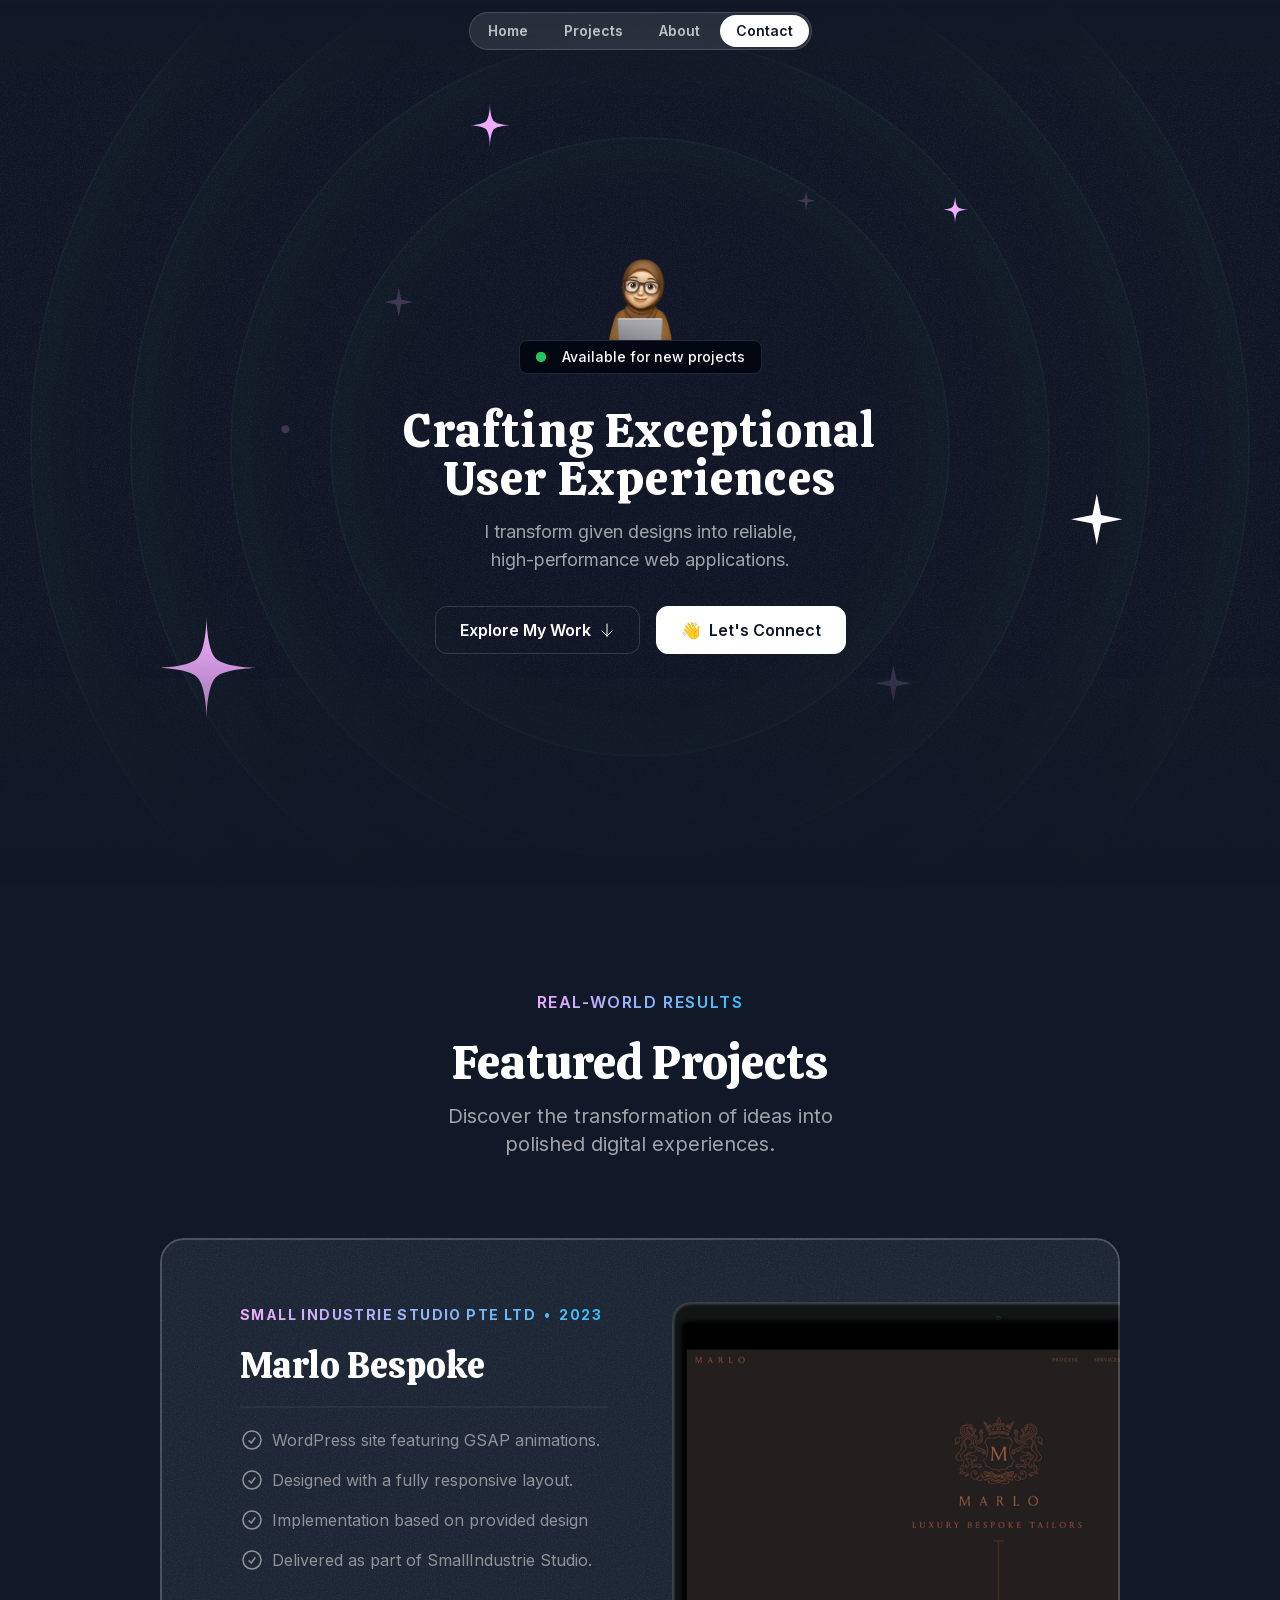
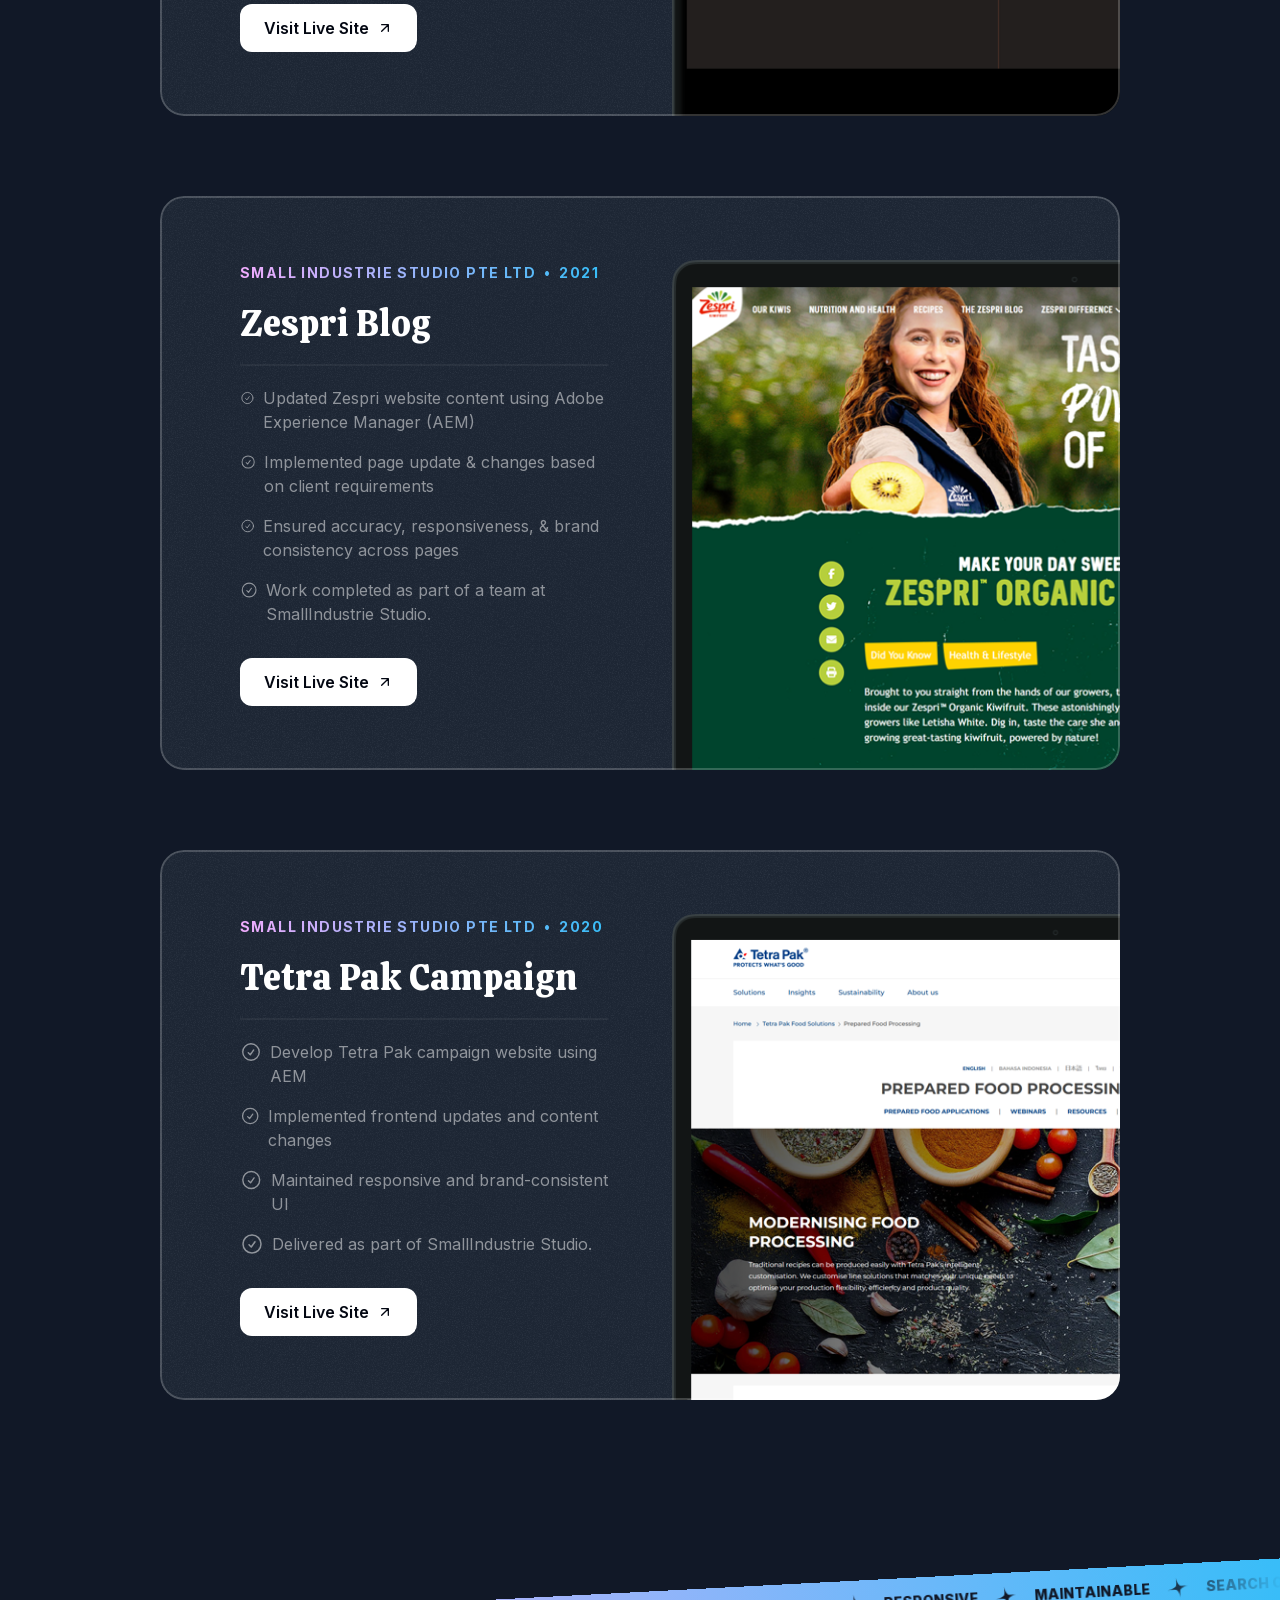
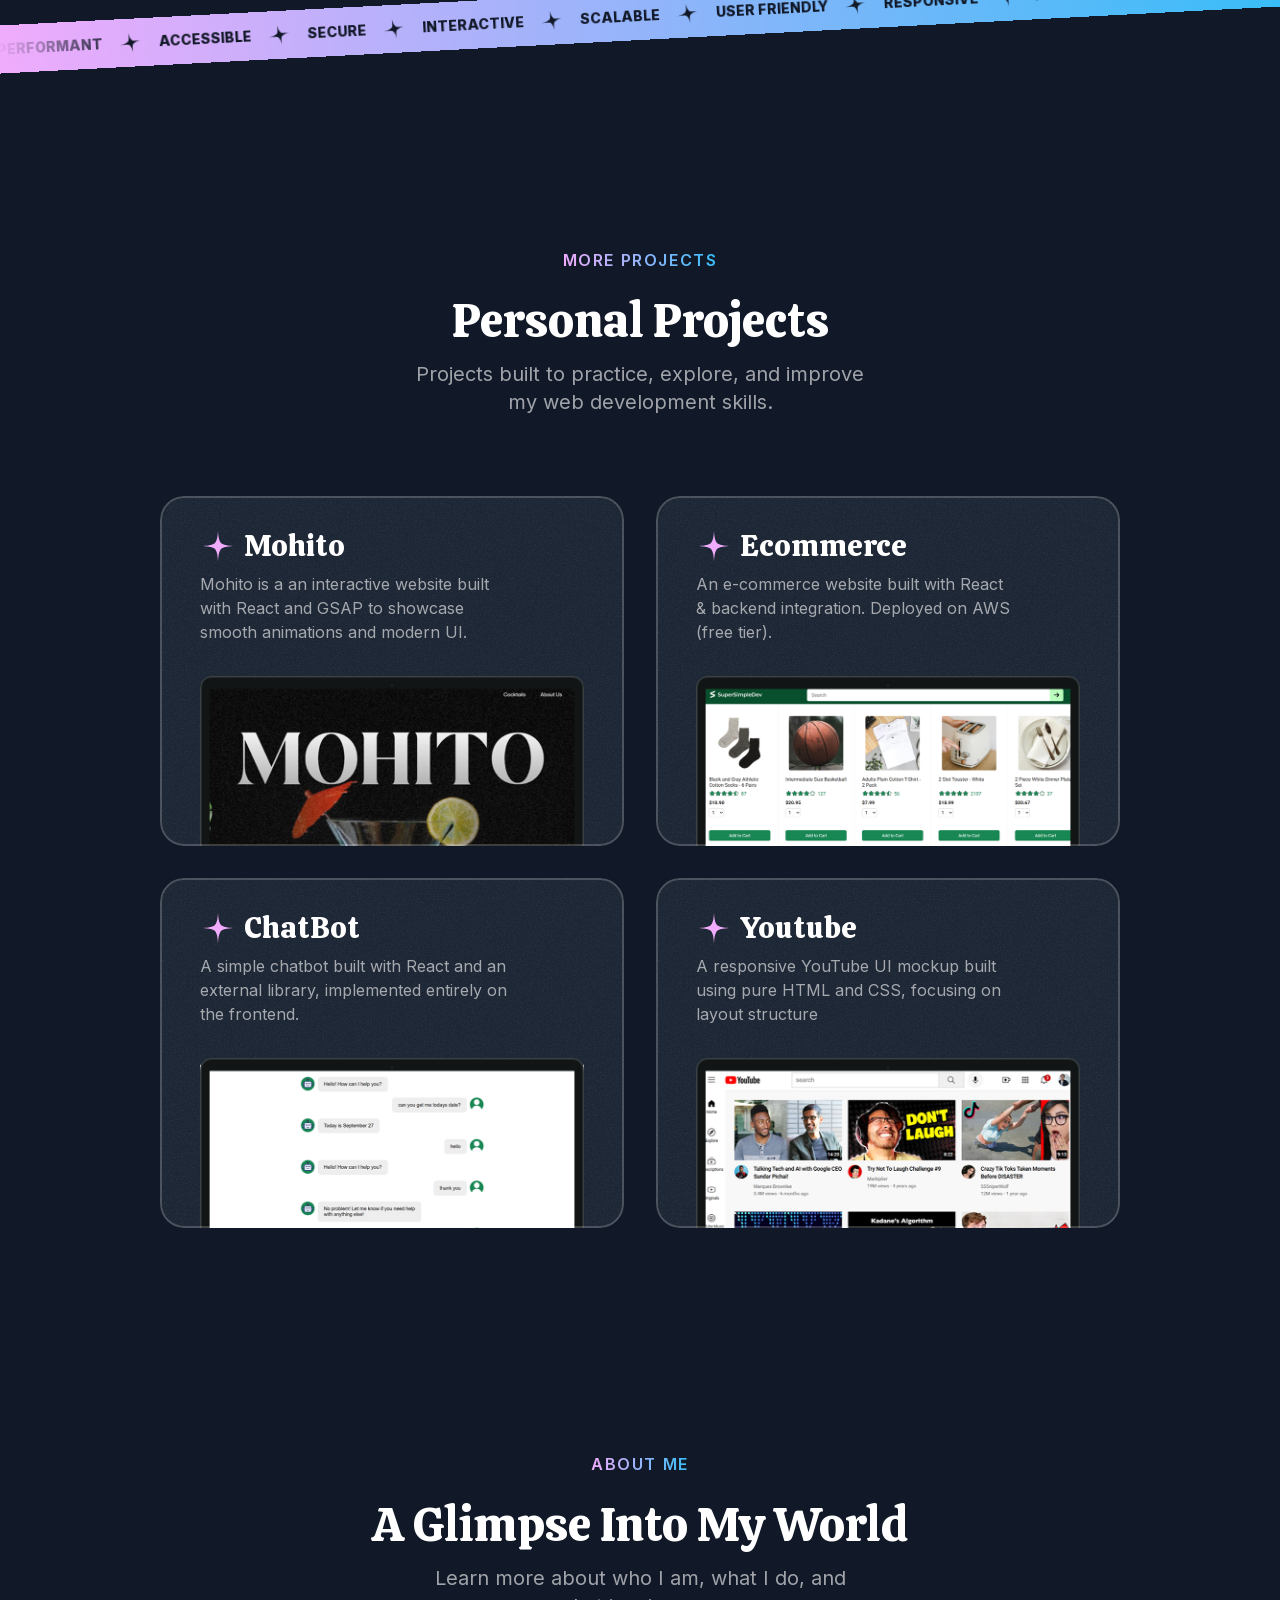
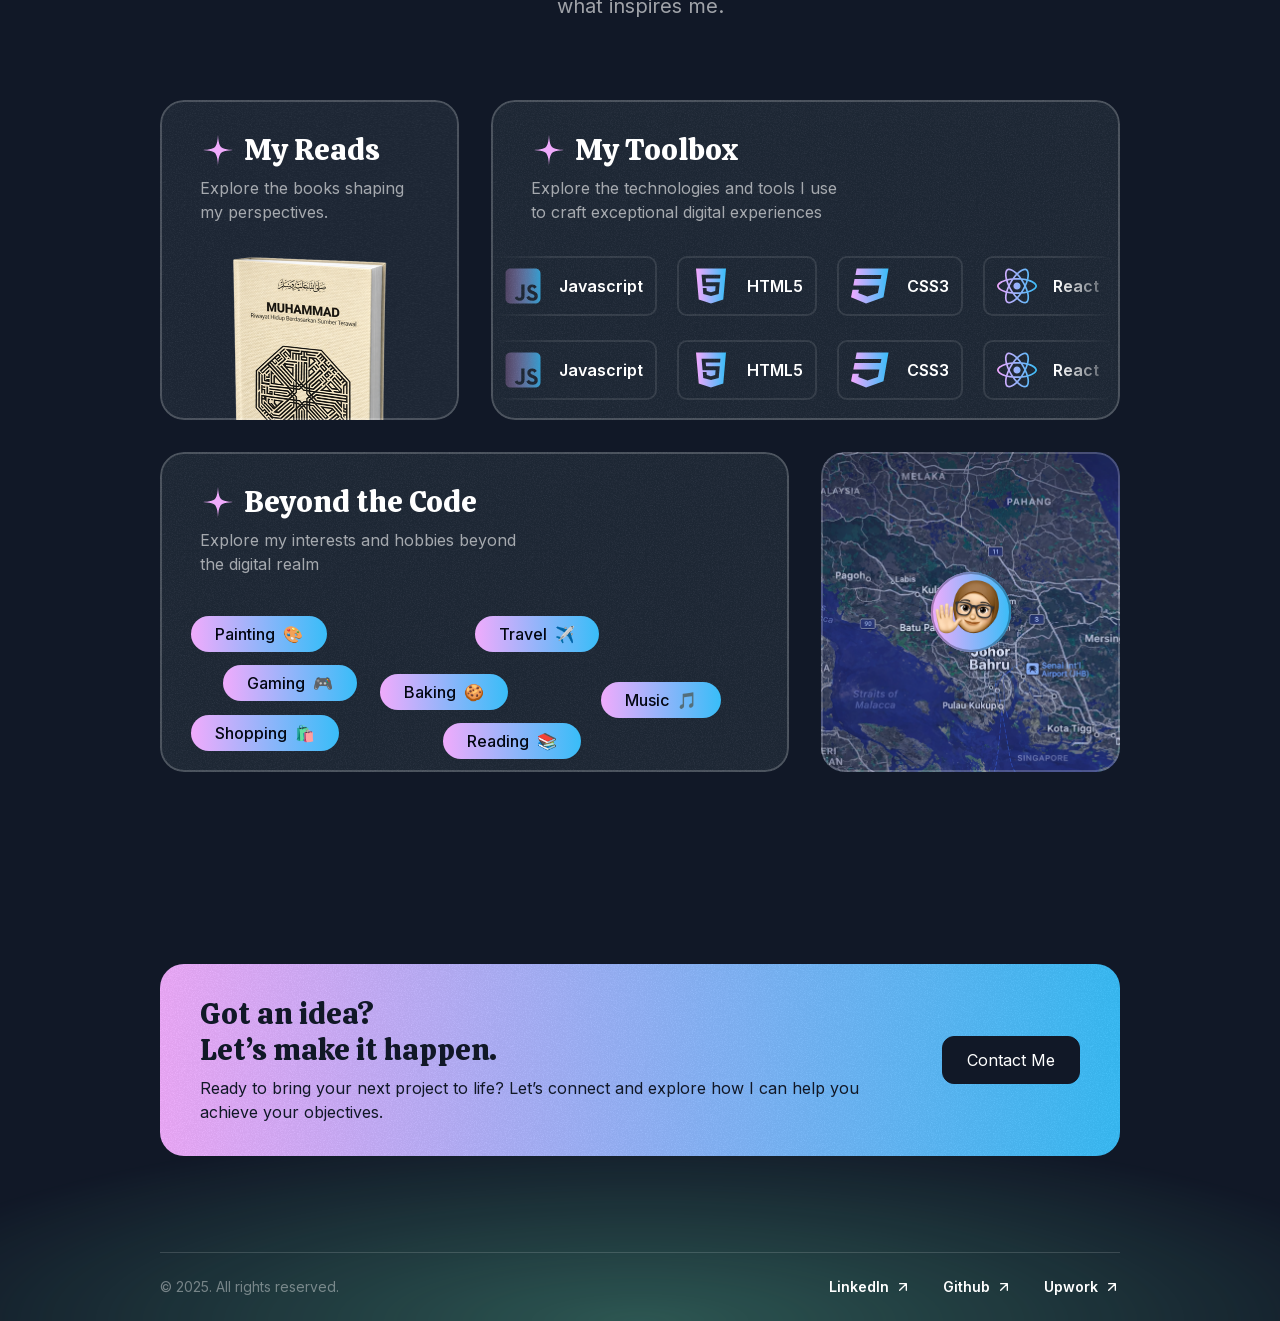
<file: index.html>
<!DOCTYPE html><html lang="en"><head><meta charSet="utf-8"/><meta name="viewport" content="width=device-width, initial-scale=1"/><link rel="stylesheet" href="/_next/static/css/78b9b046d50197b4.css" data-precedence="next"/><link rel="preload" as="script" fetchPriority="low" href="/_next/static/chunks/webpack-5f557bace25abdfc.js"/><script src="/_next/static/chunks/fd9d1056-4a917af64af6b262.js" async=""></script><script src="/_next/static/chunks/23-6c6b0c7acb6a0a7e.js" async=""></script><script src="/_next/static/chunks/main-app-8326573c0608ff7b.js" async=""></script><script src="/_next/static/chunks/116-e6a04fa5ea2e2790.js" async=""></script><script src="/_next/static/chunks/app/page-be76a814f441d610.js" async=""></script><title>My Portfolio</title><meta name="description" content="Farah Inani Portfolio"/><link rel="icon" href="/favicon.ico" type="image/x-icon" sizes="16x16"/><script src="/_next/static/chunks/polyfills-78c92fac7aa8fdd8.js" noModule=""></script></head><body class="__variable_f367f3 __variable_a437ee bg-gray-900 text-white antialiased font-sans"><div><div class="flex justify-center items-center fixed top-3 w-full z-10"><nav class="flex gap-1 p-0.5 border border-white/15 rounded-full bg-white/10 backdrop-blur"><a href="#" class="nav-item">Home</a><a href="#projects" class="nav-item">Projects</a><a href="#about" class="nav-item">About</a><a href="#contact" class="nav-item bg-white text-gray-900 hover:bg-white/70 hover:text-gray-900 hover:bg-white/70 hover:text-gray-900">Contact</a></nav></div><div class="py-32 md:py-48 lg:py-60 relative z-0 overflow-x-clip"><div class="absolute inset-0 [mask-image:linear-gradient(to_bottom,transparent,black_10%,black_70%,transparent)] -z-10"><div class="absolute inset-0 -z-30 opacity-5" style="background-image:url(/_next/static/media/grain.52591b0c.jpg)"></div><div class="size-[620px] hero-ring"></div><div class="size-[820px] hero-ring"></div><div class="size-[1020px] hero-ring"></div><div class="size-[1220px] hero-ring"></div><div class="absolute left-1/2 top-1/2 -translate-x-1/2 -translate-y-1/2 -z-20"><div class="animate-spin" style="animation-duration:30s"><div class="flex items-start justify-start" style="transform:rotate(-14deg);height:430px;width:430px"><div class="animate-spin" style="animation-duration:3s"><div class="inline-flex" style="transform:rotate(14deg)"><svg xmlns="http://www.w3.org/2000/svg" width="24" height="24" fill="none" viewBox="0 0 24 24" class="size-8 text-fuchsia-300/20"><path fill="currentColor" d="m1 12 9.167-1.833L12 1l1.833 9.167L23 12l-9.167 1.833L12 23l-1.833-9.167z"></path></svg></div></div></div></div></div><div class="absolute left-1/2 top-1/2 -translate-x-1/2 -translate-y-1/2 -z-20"><div class="animate-spin" style="animation-duration:32s"><div class="flex items-start justify-start" style="transform:rotate(79deg);height:440px;width:440px"><div class="animate-spin" style="animation-duration:3s"><div class="inline-flex" style="transform:rotate(-79deg)"><svg xmlns="http://www.w3.org/2000/svg" width="24" height="24" fill="none" viewBox="0 0 24 24" class="size-5 text-fuchsia-300/20"><path fill="currentColor" d="m1 12 9.167-1.833L12 1l1.833 9.167L23 12l-9.167 1.833L12 23l-1.833-9.167z"></path></svg></div></div></div></div></div><div class="absolute left-1/2 top-1/2 -translate-x-1/2 -translate-y-1/2 -z-20"><div class="animate-spin" style="animation-duration:34s"><div class="flex items-start justify-start" style="transform:rotate(-41deg);height:520px;width:520px"><div class=""><div class="inline-flex" style="transform:rotate(41deg)"><div class="size-2 rounded-full bg-fuchsia-300/20"></div></div></div></div></div></div><div class="absolute left-1/2 top-1/2 -translate-x-1/2 -translate-y-1/2 -z-20"><div class="animate-spin" style="animation-duration:36s"><div class="flex items-start justify-start" style="transform:rotate(178deg);height:530px;width:530px"><div class="animate-spin" style="animation-duration:3s"><div class="inline-flex" style="transform:rotate(-178deg)"><svg xmlns="http://www.w3.org/2000/svg" width="24" height="24" fill="none" viewBox="0 0 24 24" class="size-10 text-fuchsia-300/20"><path fill="currentColor" d="m1 12 9.167-1.833L12 1l1.833 9.167L23 12l-9.167 1.833L12 23l-1.833-9.167z"></path></svg></div></div></div></div></div><div class="absolute left-1/2 top-1/2 -translate-x-1/2 -translate-y-1/2 -z-20"><div class="animate-spin" style="animation-duration:38s"><div class="flex items-start justify-start" style="transform:rotate(20deg);height:550px;width:550px"><div class="animate-spin" style="animation-duration:6s"><div class="inline-flex" style="transform:rotate(-20deg)"><svg xmlns="http://www.w3.org/2000/svg" width="24" height="24" fill="none" viewBox="0 0 24 24" class="size-12 text-fuchsia-300"><path fill="currentColor" d="M12 1s0 7-2 9-9 2-9 2 7 0 9 2 2 9 2 9 0-7 2-9 9-2 9-2-7 0-9-2-2-9-2-9"></path></svg></div></div></div></div></div><div class="absolute left-1/2 top-1/2 -translate-x-1/2 -translate-y-1/2 -z-20"><div class="animate-spin" style="animation-duration:40s"><div class="flex items-start justify-start" style="transform:rotate(98deg);height:590px;width:590px"><div class="animate-spin" style="animation-duration:6s"><div class="inline-flex" style="transform:rotate(-98deg)"><svg xmlns="http://www.w3.org/2000/svg" width="24" height="24" fill="none" viewBox="0 0 24 24" class="size-8 text-fuchsia-300"><path fill="currentColor" d="M12 1s0 7-2 9-9 2-9 2 7 0 9 2 2 9 2 9 0-7 2-9 9-2 9-2-7 0-9-2-2-9-2-9"></path></svg></div></div></div></div></div><div class="absolute left-1/2 top-1/2 -translate-x-1/2 -translate-y-1/2 -z-20"><div class="animate-spin" style="animation-duration:42s"><div class="flex items-start justify-start" style="transform:rotate(-5deg);height:650px;width:650px"><div class=""><div class="inline-flex" style="transform:rotate(5deg)"><div class="size-2 rounded-full bg-fuschia-300/20"></div></div></div></div></div></div><div class="absolute left-1/2 top-1/2 -translate-x-1/2 -translate-y-1/2 -z-20"><div class="animate-spin" style="animation-duration:44s"><div class="flex items-start justify-start" style="transform:rotate(144deg);height:710px;width:710px"><div class=""><div class="inline-flex" style="transform:rotate(-144deg)"><svg xmlns="http://www.w3.org/2000/svg" width="24" height="24" fill="none" viewBox="0 0 24 24" class="size-14 text-fuschia-300/20" spinDuration="3s"><path fill="currentColor" d="m1 12 9.167-1.833L12 1l1.833 9.167L23 12l-9.167 1.833L12 23l-1.833-9.167z"></path></svg></div></div></div></div></div><div class="absolute left-1/2 top-1/2 -translate-x-1/2 -translate-y-1/2 -z-20"><div class="animate-spin" style="animation-duration:46s"><div class="flex items-start justify-start" style="transform:rotate(85deg);height:720px;width:720px"><div class=""><div class="inline-flex" style="transform:rotate(-85deg)"><div class="size-3 rounded-full bg-fuschia-300/20"></div></div></div></div></div></div><div class="absolute left-1/2 top-1/2 -translate-x-1/2 -translate-y-1/2 -z-20"><div class="animate-spin" style="animation-duration:48s"><div class="flex items-start justify-start" style="transform:rotate(-72deg);height:800px;width:800px"><div class="animate-spin" style="animation-duration:6s"><div class="inline-flex" style="transform:rotate(72deg)"><svg xmlns="http://www.w3.org/2000/svg" width="24" height="24" fill="none" viewBox="0 0 24 24" class="size-28 text-fuchsia-300"><path fill="currentColor" d="M12 1s0 7-2 9-9 2-9 2 7 0 9 2 2 9 2 9 0-7 2-9 9-2 9-2-7 0-9-2-2-9-2-9"></path></svg></div></div></div></div></div></div><div class="container"><div class="flex flex-col items-center"><img alt="memoji image" loading="lazy" width="420" height="420" decoding="async" data-nimg="1" class="size-[100px]" style="color:transparent" src="/_next/static/media/farah-memoji-computer.c994646c.png"/><div class="bg-gray-950 border border-gray-800 px-4 py-1.5 inline-flex items-center gap-4 rounded-lg"><div class="bg-green-500 size-2.5 rounded-full relative"><div class="bg-green-500 absolute inset-0 rounded-full animate-ping-large"></div></div><div class="text-sm font-medium">Available for new projects</div></div><div class="max-w-lg mx-auto"><h1 class="font-serif text-3xl md:text-5xl text-center mt-8 tracking-wide">Crafting Exceptional User Experiences</h1><p class="mt-4 text-center text-white/60 md:text-lg">I transform given designs into reliable, <br/>high-performance web applications.</p></div><div class="flex flex-col md:flex-row justify-center items-center mt-8 gap-4"><a href="#projects"><button class="inline-flex items-center gap-2 border border-white/15 px-6 h-12 rounded-xl cursor-pointer"><span class="font-semibold">Explore My Work</span><svg xmlns="http://www.w3.org/2000/svg" fill="none" stroke="currentColor" stroke-width="1.5" class="size-4" viewBox="0 0 24 24"><path stroke-linecap="round" stroke-linejoin="round" d="M19.5 13.5 12 21m0 0-7.5-7.5M12 21V3"></path></svg></button></a><a href="#contact"><button class="inline-flex items-center gap-2 border border-white bg-white text-gray-900 h-12 px-6 rounded-xl"><span>👋</span><span class="font-semibold">Let&#x27;s Connect</span></button></a></div></div></div></div><section id="projects" class="pb-16 lg:py-24"><div class="container"><div class="flex justify-center"><p class="uppercase font-semibold tracking-widest bg-gradient-to-r from-fuchsia-300 to-sky-400 text-center bg-clip-text text-transparent">Real-World Results</p></div><h2 class="font-serif text-3xl md:text-5xl text-center mt-6">Featured Projects</h2><p class="text-center md:text-lg  lg:text-xl text-white/60 mt-4 max-w-md mx-auto">Discover the transformation of ideas into polished digital experiences.</p><div class="mt-10 md:mt-20 flex flex-col gap-20"><div class="bg-gray-800 rounded-3xl z-0 overflow-hidden after:z-10 after:content-[&#x27;&#x27;] after:absolute after:inset-0 after:outline-2 after:outline after:-outline-offset-2 after:rounded-3xl after:outline-white/20 after:pointer-events-none px-8 pt-8 pb-0 md:pt-12 md:px-10 lg:pt-16 lg:px-20 sticky" style="top:calc(64px + 0px)"><div class="absolute inset-0 -z-10 opacity-5" style="background-image:url(/_next/static/media/grain.52591b0c.jpg)"></div><div class="lg:grid lg:grid-cols-2 lg:gap-16"><div class="lg:pb-16"><div class="bg-gradient-to-r from-fuchsia-300 to-sky-400 inline-flex gap-2 font-bold uppercase tracking-widest text-sm text-transparent bg-clip-text"><span>Small Industrie Studio PTE LTD</span><span>•</span><span>2023</span></div><h3 class="font-serif text-2xl mt-2 md:mt-5 md:text-4xl">Marlo Bespoke</h3><hr class="border-t-2 border-white/5 mt-4 md:mt-5"/><ul class="flex flex-col gap-4 mt-4 md:mt-5"><li class="flex gap-2 text-sm md:text-base text-white/50"><svg xmlns="http://www.w3.org/2000/svg" fill="none" stroke="currentColor" stroke-width="1.5" class="size-5 md:size-6" viewBox="0 0 24 24"><path stroke-linecap="round" stroke-linejoin="round" d="M9 12.75 11.25 15 15 9.75M21 12a9 9 0 1 1-18 0 9 9 0 0 1 18 0"></path></svg><span>WordPress site featuring GSAP animations.</span></li><li class="flex gap-2 text-sm md:text-base text-white/50"><svg xmlns="http://www.w3.org/2000/svg" fill="none" stroke="currentColor" stroke-width="1.5" class="size-5 md:size-6" viewBox="0 0 24 24"><path stroke-linecap="round" stroke-linejoin="round" d="M9 12.75 11.25 15 15 9.75M21 12a9 9 0 1 1-18 0 9 9 0 0 1 18 0"></path></svg><span>Designed with a fully responsive layout.</span></li><li class="flex gap-2 text-sm md:text-base text-white/50"><svg xmlns="http://www.w3.org/2000/svg" fill="none" stroke="currentColor" stroke-width="1.5" class="size-5 md:size-6" viewBox="0 0 24 24"><path stroke-linecap="round" stroke-linejoin="round" d="M9 12.75 11.25 15 15 9.75M21 12a9 9 0 1 1-18 0 9 9 0 0 1 18 0"></path></svg><span>Implementation based on provided design</span></li><li class="flex gap-2 text-sm md:text-base text-white/50"><svg xmlns="http://www.w3.org/2000/svg" fill="none" stroke="currentColor" stroke-width="1.5" class="size-5 md:size-6" viewBox="0 0 24 24"><path stroke-linecap="round" stroke-linejoin="round" d="M9 12.75 11.25 15 15 9.75M21 12a9 9 0 1 1-18 0 9 9 0 0 1 18 0"></path></svg><span>Delivered as part of SmallIndustrie Studio.</span></li></ul><a href="https://www.marlobespoke.com/" target="_blank"><button class="bg-white text-gray-950 h-12 w-full md:w-auto px-6 rounded-xl font-semibold inline-flex justify-center items-center gap-2 mt-8"><span>Visit Live Site</span><svg xmlns="http://www.w3.org/2000/svg" width="24" height="24" fill="none" stroke="currentColor" stroke-linecap="round" stroke-linejoin="round" stroke-width="2" class="size-4" viewBox="0 0 24 24"><path d="M7 17 17 7M7 7h10v10"></path></svg></button></a></div><div class="relative"><img alt="Marlo Bespoke" loading="lazy" width="800" height="507" decoding="async" data-nimg="1" class="mt-8 -mb-4 md:-mb-0 lg:mt-0 lg:absolute lg:h-full lg:w-auto lg:max-w-none" style="color:transparent" src="/_next/static/media/marlo-website-portfolio.bca18962.png"/></div></div></div><div class="bg-gray-800 rounded-3xl z-0 overflow-hidden after:z-10 after:content-[&#x27;&#x27;] after:absolute after:inset-0 after:outline-2 after:outline after:-outline-offset-2 after:rounded-3xl after:outline-white/20 after:pointer-events-none px-8 pt-8 pb-0 md:pt-12 md:px-10 lg:pt-16 lg:px-20 sticky" style="top:calc(64px + 40px)"><div class="absolute inset-0 -z-10 opacity-5" style="background-image:url(/_next/static/media/grain.52591b0c.jpg)"></div><div class="lg:grid lg:grid-cols-2 lg:gap-16"><div class="lg:pb-16"><div class="bg-gradient-to-r from-fuchsia-300 to-sky-400 inline-flex gap-2 font-bold uppercase tracking-widest text-sm text-transparent bg-clip-text"><span>Small Industrie Studio PTE LTD</span><span>•</span><span>2021</span></div><h3 class="font-serif text-2xl mt-2 md:mt-5 md:text-4xl">Zespri Blog</h3><hr class="border-t-2 border-white/5 mt-4 md:mt-5"/><ul class="flex flex-col gap-4 mt-4 md:mt-5"><li class="flex gap-2 text-sm md:text-base text-white/50"><svg xmlns="http://www.w3.org/2000/svg" fill="none" stroke="currentColor" stroke-width="1.5" class="size-5 md:size-6" viewBox="0 0 24 24"><path stroke-linecap="round" stroke-linejoin="round" d="M9 12.75 11.25 15 15 9.75M21 12a9 9 0 1 1-18 0 9 9 0 0 1 18 0"></path></svg><span>Updated Zespri website content using Adobe Experience Manager (AEM)</span></li><li class="flex gap-2 text-sm md:text-base text-white/50"><svg xmlns="http://www.w3.org/2000/svg" fill="none" stroke="currentColor" stroke-width="1.5" class="size-5 md:size-6" viewBox="0 0 24 24"><path stroke-linecap="round" stroke-linejoin="round" d="M9 12.75 11.25 15 15 9.75M21 12a9 9 0 1 1-18 0 9 9 0 0 1 18 0"></path></svg><span>Implemented page update &amp; changes based on client requirements</span></li><li class="flex gap-2 text-sm md:text-base text-white/50"><svg xmlns="http://www.w3.org/2000/svg" fill="none" stroke="currentColor" stroke-width="1.5" class="size-5 md:size-6" viewBox="0 0 24 24"><path stroke-linecap="round" stroke-linejoin="round" d="M9 12.75 11.25 15 15 9.75M21 12a9 9 0 1 1-18 0 9 9 0 0 1 18 0"></path></svg><span>Ensured accuracy, responsiveness, &amp; brand consistency across pages</span></li><li class="flex gap-2 text-sm md:text-base text-white/50"><svg xmlns="http://www.w3.org/2000/svg" fill="none" stroke="currentColor" stroke-width="1.5" class="size-5 md:size-6" viewBox="0 0 24 24"><path stroke-linecap="round" stroke-linejoin="round" d="M9 12.75 11.25 15 15 9.75M21 12a9 9 0 1 1-18 0 9 9 0 0 1 18 0"></path></svg><span>Work completed as part of a team at SmallIndustrie Studio.</span></li></ul><a href="https://www.zespri.com/en-SG/blogdetail/organic-kiwifruit" target="_blank"><button class="bg-white text-gray-950 h-12 w-full md:w-auto px-6 rounded-xl font-semibold inline-flex justify-center items-center gap-2 mt-8"><span>Visit Live Site</span><svg xmlns="http://www.w3.org/2000/svg" width="24" height="24" fill="none" stroke="currentColor" stroke-linecap="round" stroke-linejoin="round" stroke-width="2" class="size-4" viewBox="0 0 24 24"><path d="M7 17 17 7M7 7h10v10"></path></svg></button></a></div><div class="relative"><img alt="Zespri Blog" loading="lazy" width="800" height="507" decoding="async" data-nimg="1" class="mt-8 -mb-4 md:-mb-0 lg:mt-0 lg:absolute lg:h-full lg:w-auto lg:max-w-none" style="color:transparent" src="/_next/static/media/zespri-landing-page.8cac5e3d.png"/></div></div></div><div class="bg-gray-800 rounded-3xl z-0 overflow-hidden after:z-10 after:content-[&#x27;&#x27;] after:absolute after:inset-0 after:outline-2 after:outline after:-outline-offset-2 after:rounded-3xl after:outline-white/20 after:pointer-events-none px-8 pt-8 pb-0 md:pt-12 md:px-10 lg:pt-16 lg:px-20 sticky" style="top:calc(64px + 80px)"><div class="absolute inset-0 -z-10 opacity-5" style="background-image:url(/_next/static/media/grain.52591b0c.jpg)"></div><div class="lg:grid lg:grid-cols-2 lg:gap-16"><div class="lg:pb-16"><div class="bg-gradient-to-r from-fuchsia-300 to-sky-400 inline-flex gap-2 font-bold uppercase tracking-widest text-sm text-transparent bg-clip-text"><span>Small Industrie Studio PTE LTD</span><span>•</span><span>2020</span></div><h3 class="font-serif text-2xl mt-2 md:mt-5 md:text-4xl">Tetra Pak Campaign</h3><hr class="border-t-2 border-white/5 mt-4 md:mt-5"/><ul class="flex flex-col gap-4 mt-4 md:mt-5"><li class="flex gap-2 text-sm md:text-base text-white/50"><svg xmlns="http://www.w3.org/2000/svg" fill="none" stroke="currentColor" stroke-width="1.5" class="size-5 md:size-6" viewBox="0 0 24 24"><path stroke-linecap="round" stroke-linejoin="round" d="M9 12.75 11.25 15 15 9.75M21 12a9 9 0 1 1-18 0 9 9 0 0 1 18 0"></path></svg><span>Develop Tetra Pak campaign website using AEM</span></li><li class="flex gap-2 text-sm md:text-base text-white/50"><svg xmlns="http://www.w3.org/2000/svg" fill="none" stroke="currentColor" stroke-width="1.5" class="size-5 md:size-6" viewBox="0 0 24 24"><path stroke-linecap="round" stroke-linejoin="round" d="M9 12.75 11.25 15 15 9.75M21 12a9 9 0 1 1-18 0 9 9 0 0 1 18 0"></path></svg><span>Implemented frontend updates and content changes</span></li><li class="flex gap-2 text-sm md:text-base text-white/50"><svg xmlns="http://www.w3.org/2000/svg" fill="none" stroke="currentColor" stroke-width="1.5" class="size-5 md:size-6" viewBox="0 0 24 24"><path stroke-linecap="round" stroke-linejoin="round" d="M9 12.75 11.25 15 15 9.75M21 12a9 9 0 1 1-18 0 9 9 0 0 1 18 0"></path></svg><span>Maintained responsive and brand-consistent UI</span></li><li class="flex gap-2 text-sm md:text-base text-white/50"><svg xmlns="http://www.w3.org/2000/svg" fill="none" stroke="currentColor" stroke-width="1.5" class="size-5 md:size-6" viewBox="0 0 24 24"><path stroke-linecap="round" stroke-linejoin="round" d="M9 12.75 11.25 15 15 9.75M21 12a9 9 0 1 1-18 0 9 9 0 0 1 18 0"></path></svg><span>Delivered as part of SmallIndustrie Studio.</span></li></ul><a href="https://www.tetrapak.com/en-sg/campaigns/food-solutions/prepared-food-processing" target="_blank"><button class="bg-white text-gray-950 h-12 w-full md:w-auto px-6 rounded-xl font-semibold inline-flex justify-center items-center gap-2 mt-8"><span>Visit Live Site</span><svg xmlns="http://www.w3.org/2000/svg" width="24" height="24" fill="none" stroke="currentColor" stroke-linecap="round" stroke-linejoin="round" stroke-width="2" class="size-4" viewBox="0 0 24 24"><path d="M7 17 17 7M7 7h10v10"></path></svg></button></a></div><div class="relative"><img alt="Tetra Pak Campaign" loading="lazy" width="800" height="507" decoding="async" data-nimg="1" class="mt-8 -mb-4 md:-mb-0 lg:mt-0 lg:absolute lg:h-full lg:w-auto lg:max-w-none" style="color:transparent" src="/_next/static/media/tetrapak-landing-page.e2261b26.png"/></div></div></div></div></div></section><div class="py-16 lg:py-24 overflow-x-clip"><div class="bg-gradient-to-r from-fuchsia-300 to-sky-400 -rotate-3 -mx-1"><div class="flex [mask-image:linear-gradient(to_right,transparent,black_10%,black_90%,transparent)]"><div class="flex flex-none gap-4 pr-4 py-3 animate-move-left [animation-duration:30s]"><div class="inline-flex gap-4 items-center"><span class="text-gray-900 uppercase font-extrabold text-sm">Performant</span><svg xmlns="http://www.w3.org/2000/svg" width="24" height="24" fill="none" viewBox="0 0 24 24" class="size-6 text-gray-900 -rotate-12"><path fill="currentColor" d="M12 1s0 7-2 9-9 2-9 2 7 0 9 2 2 9 2 9 0-7 2-9 9-2 9-2-7 0-9-2-2-9-2-9"></path></svg></div><div class="inline-flex gap-4 items-center"><span class="text-gray-900 uppercase font-extrabold text-sm">Accessible</span><svg xmlns="http://www.w3.org/2000/svg" width="24" height="24" fill="none" viewBox="0 0 24 24" class="size-6 text-gray-900 -rotate-12"><path fill="currentColor" d="M12 1s0 7-2 9-9 2-9 2 7 0 9 2 2 9 2 9 0-7 2-9 9-2 9-2-7 0-9-2-2-9-2-9"></path></svg></div><div class="inline-flex gap-4 items-center"><span class="text-gray-900 uppercase font-extrabold text-sm">Secure</span><svg xmlns="http://www.w3.org/2000/svg" width="24" height="24" fill="none" viewBox="0 0 24 24" class="size-6 text-gray-900 -rotate-12"><path fill="currentColor" d="M12 1s0 7-2 9-9 2-9 2 7 0 9 2 2 9 2 9 0-7 2-9 9-2 9-2-7 0-9-2-2-9-2-9"></path></svg></div><div class="inline-flex gap-4 items-center"><span class="text-gray-900 uppercase font-extrabold text-sm">Interactive</span><svg xmlns="http://www.w3.org/2000/svg" width="24" height="24" fill="none" viewBox="0 0 24 24" class="size-6 text-gray-900 -rotate-12"><path fill="currentColor" d="M12 1s0 7-2 9-9 2-9 2 7 0 9 2 2 9 2 9 0-7 2-9 9-2 9-2-7 0-9-2-2-9-2-9"></path></svg></div><div class="inline-flex gap-4 items-center"><span class="text-gray-900 uppercase font-extrabold text-sm">Scalable</span><svg xmlns="http://www.w3.org/2000/svg" width="24" height="24" fill="none" viewBox="0 0 24 24" class="size-6 text-gray-900 -rotate-12"><path fill="currentColor" d="M12 1s0 7-2 9-9 2-9 2 7 0 9 2 2 9 2 9 0-7 2-9 9-2 9-2-7 0-9-2-2-9-2-9"></path></svg></div><div class="inline-flex gap-4 items-center"><span class="text-gray-900 uppercase font-extrabold text-sm">User Friendly</span><svg xmlns="http://www.w3.org/2000/svg" width="24" height="24" fill="none" viewBox="0 0 24 24" class="size-6 text-gray-900 -rotate-12"><path fill="currentColor" d="M12 1s0 7-2 9-9 2-9 2 7 0 9 2 2 9 2 9 0-7 2-9 9-2 9-2-7 0-9-2-2-9-2-9"></path></svg></div><div class="inline-flex gap-4 items-center"><span class="text-gray-900 uppercase font-extrabold text-sm">Responsive</span><svg xmlns="http://www.w3.org/2000/svg" width="24" height="24" fill="none" viewBox="0 0 24 24" class="size-6 text-gray-900 -rotate-12"><path fill="currentColor" d="M12 1s0 7-2 9-9 2-9 2 7 0 9 2 2 9 2 9 0-7 2-9 9-2 9-2-7 0-9-2-2-9-2-9"></path></svg></div><div class="inline-flex gap-4 items-center"><span class="text-gray-900 uppercase font-extrabold text-sm">Maintainable</span><svg xmlns="http://www.w3.org/2000/svg" width="24" height="24" fill="none" viewBox="0 0 24 24" class="size-6 text-gray-900 -rotate-12"><path fill="currentColor" d="M12 1s0 7-2 9-9 2-9 2 7 0 9 2 2 9 2 9 0-7 2-9 9-2 9-2-7 0-9-2-2-9-2-9"></path></svg></div><div class="inline-flex gap-4 items-center"><span class="text-gray-900 uppercase font-extrabold text-sm">Search Optimized</span><svg xmlns="http://www.w3.org/2000/svg" width="24" height="24" fill="none" viewBox="0 0 24 24" class="size-6 text-gray-900 -rotate-12"><path fill="currentColor" d="M12 1s0 7-2 9-9 2-9 2 7 0 9 2 2 9 2 9 0-7 2-9 9-2 9-2-7 0-9-2-2-9-2-9"></path></svg></div><div class="inline-flex gap-4 items-center"><span class="text-gray-900 uppercase font-extrabold text-sm">Usable</span><svg xmlns="http://www.w3.org/2000/svg" width="24" height="24" fill="none" viewBox="0 0 24 24" class="size-6 text-gray-900 -rotate-12"><path fill="currentColor" d="M12 1s0 7-2 9-9 2-9 2 7 0 9 2 2 9 2 9 0-7 2-9 9-2 9-2-7 0-9-2-2-9-2-9"></path></svg></div><div class="inline-flex gap-4 items-center"><span class="text-gray-900 uppercase font-extrabold text-sm">Reliable</span><svg xmlns="http://www.w3.org/2000/svg" width="24" height="24" fill="none" viewBox="0 0 24 24" class="size-6 text-gray-900 -rotate-12"><path fill="currentColor" d="M12 1s0 7-2 9-9 2-9 2 7 0 9 2 2 9 2 9 0-7 2-9 9-2 9-2-7 0-9-2-2-9-2-9"></path></svg></div><div class="inline-flex gap-4 items-center"><span class="text-gray-900 uppercase font-extrabold text-sm">Performant</span><svg xmlns="http://www.w3.org/2000/svg" width="24" height="24" fill="none" viewBox="0 0 24 24" class="size-6 text-gray-900 -rotate-12"><path fill="currentColor" d="M12 1s0 7-2 9-9 2-9 2 7 0 9 2 2 9 2 9 0-7 2-9 9-2 9-2-7 0-9-2-2-9-2-9"></path></svg></div><div class="inline-flex gap-4 items-center"><span class="text-gray-900 uppercase font-extrabold text-sm">Accessible</span><svg xmlns="http://www.w3.org/2000/svg" width="24" height="24" fill="none" viewBox="0 0 24 24" class="size-6 text-gray-900 -rotate-12"><path fill="currentColor" d="M12 1s0 7-2 9-9 2-9 2 7 0 9 2 2 9 2 9 0-7 2-9 9-2 9-2-7 0-9-2-2-9-2-9"></path></svg></div><div class="inline-flex gap-4 items-center"><span class="text-gray-900 uppercase font-extrabold text-sm">Secure</span><svg xmlns="http://www.w3.org/2000/svg" width="24" height="24" fill="none" viewBox="0 0 24 24" class="size-6 text-gray-900 -rotate-12"><path fill="currentColor" d="M12 1s0 7-2 9-9 2-9 2 7 0 9 2 2 9 2 9 0-7 2-9 9-2 9-2-7 0-9-2-2-9-2-9"></path></svg></div><div class="inline-flex gap-4 items-center"><span class="text-gray-900 uppercase font-extrabold text-sm">Interactive</span><svg xmlns="http://www.w3.org/2000/svg" width="24" height="24" fill="none" viewBox="0 0 24 24" class="size-6 text-gray-900 -rotate-12"><path fill="currentColor" d="M12 1s0 7-2 9-9 2-9 2 7 0 9 2 2 9 2 9 0-7 2-9 9-2 9-2-7 0-9-2-2-9-2-9"></path></svg></div><div class="inline-flex gap-4 items-center"><span class="text-gray-900 uppercase font-extrabold text-sm">Scalable</span><svg xmlns="http://www.w3.org/2000/svg" width="24" height="24" fill="none" viewBox="0 0 24 24" class="size-6 text-gray-900 -rotate-12"><path fill="currentColor" d="M12 1s0 7-2 9-9 2-9 2 7 0 9 2 2 9 2 9 0-7 2-9 9-2 9-2-7 0-9-2-2-9-2-9"></path></svg></div><div class="inline-flex gap-4 items-center"><span class="text-gray-900 uppercase font-extrabold text-sm">User Friendly</span><svg xmlns="http://www.w3.org/2000/svg" width="24" height="24" fill="none" viewBox="0 0 24 24" class="size-6 text-gray-900 -rotate-12"><path fill="currentColor" d="M12 1s0 7-2 9-9 2-9 2 7 0 9 2 2 9 2 9 0-7 2-9 9-2 9-2-7 0-9-2-2-9-2-9"></path></svg></div><div class="inline-flex gap-4 items-center"><span class="text-gray-900 uppercase font-extrabold text-sm">Responsive</span><svg xmlns="http://www.w3.org/2000/svg" width="24" height="24" fill="none" viewBox="0 0 24 24" class="size-6 text-gray-900 -rotate-12"><path fill="currentColor" d="M12 1s0 7-2 9-9 2-9 2 7 0 9 2 2 9 2 9 0-7 2-9 9-2 9-2-7 0-9-2-2-9-2-9"></path></svg></div><div class="inline-flex gap-4 items-center"><span class="text-gray-900 uppercase font-extrabold text-sm">Maintainable</span><svg xmlns="http://www.w3.org/2000/svg" width="24" height="24" fill="none" viewBox="0 0 24 24" class="size-6 text-gray-900 -rotate-12"><path fill="currentColor" d="M12 1s0 7-2 9-9 2-9 2 7 0 9 2 2 9 2 9 0-7 2-9 9-2 9-2-7 0-9-2-2-9-2-9"></path></svg></div><div class="inline-flex gap-4 items-center"><span class="text-gray-900 uppercase font-extrabold text-sm">Search Optimized</span><svg xmlns="http://www.w3.org/2000/svg" width="24" height="24" fill="none" viewBox="0 0 24 24" class="size-6 text-gray-900 -rotate-12"><path fill="currentColor" d="M12 1s0 7-2 9-9 2-9 2 7 0 9 2 2 9 2 9 0-7 2-9 9-2 9-2-7 0-9-2-2-9-2-9"></path></svg></div><div class="inline-flex gap-4 items-center"><span class="text-gray-900 uppercase font-extrabold text-sm">Usable</span><svg xmlns="http://www.w3.org/2000/svg" width="24" height="24" fill="none" viewBox="0 0 24 24" class="size-6 text-gray-900 -rotate-12"><path fill="currentColor" d="M12 1s0 7-2 9-9 2-9 2 7 0 9 2 2 9 2 9 0-7 2-9 9-2 9-2-7 0-9-2-2-9-2-9"></path></svg></div><div class="inline-flex gap-4 items-center"><span class="text-gray-900 uppercase font-extrabold text-sm">Reliable</span><svg xmlns="http://www.w3.org/2000/svg" width="24" height="24" fill="none" viewBox="0 0 24 24" class="size-6 text-gray-900 -rotate-12"><path fill="currentColor" d="M12 1s0 7-2 9-9 2-9 2 7 0 9 2 2 9 2 9 0-7 2-9 9-2 9-2-7 0-9-2-2-9-2-9"></path></svg></div></div></div></div></div><div class="py-20 lg:py-28"><div class="container"><div class="flex justify-center"><p class="uppercase font-semibold tracking-widest bg-gradient-to-r from-fuchsia-300 to-sky-400 text-center bg-clip-text text-transparent">More Projects</p></div><h2 class="font-serif text-3xl md:text-5xl text-center mt-6">Personal Projects</h2><p class="text-center md:text-lg  lg:text-xl text-white/60 mt-4 max-w-md mx-auto">Projects built to practice, explore, and improve my web development skills.</p><div class="mt-20 flex flex-col gap-8"><div class="grid grid-cols-1 gap-8 md:grid-cols-6"><div class="bg-gray-800 rounded-3xl relative z-0 overflow-hidden after:z-10 after:content-[&#x27;&#x27;] after:absolute after:inset-0 after:outline-2 after:outline after:-outline-offset-2 after:rounded-3xl after:outline-white/20 after:pointer-events-none h-[320px] md:h-[350px] md:col-span-3 animate-fade-up"><div class="absolute inset-0 -z-10 opacity-5" style="background-image:url(/_next/static/media/grain.52591b0c.jpg)"></div><div class="transition-all duration-300 hover:blur-sm"><div class="flex flex-col p-6 md:py-8 md:px-10"><div class="inline-flex items-center gap-2"><svg xmlns="http://www.w3.org/2000/svg" width="24" height="24" fill="none" viewBox="0 0 24 24" class="size-9 text-fuchsia-300"><path fill="currentColor" d="M12 1s0 7-2 9-9 2-9 2 7 0 9 2 2 9 2 9 0-7 2-9 9-2 9-2-7 0-9-2-2-9-2-9"></path></svg><h3 class="font-serif text-3xl">Mohito</h3></div><p class="text-sm lg:text-base max-w-xs text-white/60 mt-2">Mohito is a an interactive website built with React and GSAP to showcase smooth animations and modern UI.</p></div><div class="w-60 md:w-72 lg:w-96 mx-auto mt-2 md:mt-0"><img alt="Marlo cover" loading="lazy" width="800" height="507" decoding="async" data-nimg="1" style="color:transparent" src="/_next/static/media/mohito-landing-page.4cd9b7b0.png"/></div></div><div class="absolute inset-0 flex items-center justify-center bg-black/50 opacity-0 transition-opacity duration-300 hover:opacity-100"><a href="https://mohito.farahinani.com" target="_blank" class="bg-white text-gray-950 px-6 h-12 rounded-xl font-semibold inline-flex items-center gap-2">Visit Live Site<svg xmlns="http://www.w3.org/2000/svg" width="24" height="24" fill="none" stroke="currentColor" stroke-linecap="round" stroke-linejoin="round" stroke-width="2" class="size-4" viewBox="0 0 24 24"><path d="M7 17 17 7M7 7h10v10"></path></svg></a></div></div><div class="bg-gray-800 rounded-3xl relative z-0 overflow-hidden after:z-10 after:content-[&#x27;&#x27;] after:absolute after:inset-0 after:outline-2 after:outline after:-outline-offset-2 after:rounded-3xl after:outline-white/20 after:pointer-events-none h-[320px] md:h-[350px] md:col-span-3 animate-fade-up"><div class="absolute inset-0 -z-10 opacity-5" style="background-image:url(/_next/static/media/grain.52591b0c.jpg)"></div><div class="transition-all duration-300 hover:blur-sm"><div class="flex flex-col p-6 md:py-8 md:px-10"><div class="inline-flex items-center gap-2"><svg xmlns="http://www.w3.org/2000/svg" width="24" height="24" fill="none" viewBox="0 0 24 24" class="size-9 text-fuchsia-300"><path fill="currentColor" d="M12 1s0 7-2 9-9 2-9 2 7 0 9 2 2 9 2 9 0-7 2-9 9-2 9-2-7 0-9-2-2-9-2-9"></path></svg><h3 class="font-serif text-3xl">Ecommerce</h3></div><p class="text-sm lg:text-base max-w-xs text-white/60 mt-2">An e-commerce website built with React &amp; backend integration. Deployed on AWS (free tier).</p></div><div class="w-60 md:w-72 lg:w-96 mx-auto mt-2 md:mt-0"><img alt="Ecommerce cover" loading="lazy" width="800" height="507" decoding="async" data-nimg="1" style="color:transparent" src="/_next/static/media/ecommerce-landing-page.701655f6.png"/></div></div><div class="absolute inset-0 flex items-center justify-center bg-black/50 opacity-0 transition-opacity duration-300 hover:opacity-100"><a href="http://ecommerce-project-react-env.eba-hwmb8hwn.ap-southeast-5.elasticbeanstalk.com/" target="_blank" class="bg-white text-gray-950 px-6 h-12 rounded-xl font-semibold inline-flex items-center gap-2">Visit Live Site<svg xmlns="http://www.w3.org/2000/svg" width="24" height="24" fill="none" stroke="currentColor" stroke-linecap="round" stroke-linejoin="round" stroke-width="2" class="size-4" viewBox="0 0 24 24"><path d="M7 17 17 7M7 7h10v10"></path></svg></a></div></div></div><div class="grid grid-cols-1 md:grid-cols-6 gap-8"><div class="bg-gray-800 rounded-3xl relative z-0 overflow-hidden after:z-10 after:content-[&#x27;&#x27;] after:absolute after:inset-0 after:outline-2 after:outline after:-outline-offset-2 after:rounded-3xl after:outline-white/20 after:pointer-events-none h-[320px] md:h-[350px] md:col-span-3 animate-fade-up"><div class="absolute inset-0 -z-10 opacity-5" style="background-image:url(/_next/static/media/grain.52591b0c.jpg)"></div><div class="transition-all duration-300 hover:blur-sm"><div class="flex flex-col p-6 md:py-8 md:px-10"><div class="inline-flex items-center gap-2"><svg xmlns="http://www.w3.org/2000/svg" width="24" height="24" fill="none" viewBox="0 0 24 24" class="size-9 text-fuchsia-300"><path fill="currentColor" d="M12 1s0 7-2 9-9 2-9 2 7 0 9 2 2 9 2 9 0-7 2-9 9-2 9-2-7 0-9-2-2-9-2-9"></path></svg><h3 class="font-serif text-3xl">ChatBot</h3></div><p class="text-sm lg:text-base max-w-xs text-white/60 mt-2">A simple chatbot built with React and an external library, implemented entirely on the frontend.</p></div><div class="w-60 md:w-72 lg:w-96 mx-auto mt-2 md:mt-0"><img alt="Chatbot cover" loading="lazy" width="800" height="507" decoding="async" data-nimg="1" style="color:transparent" src="/_next/static/media/chatbot-landing-page.d70a9588.png"/></div></div><div class="absolute inset-0 flex items-center justify-center bg-black/50 opacity-0 transition-opacity duration-300 hover:opacity-100"><a href="https://farahinani.github.io/chatbot-project/" target="_blank" class="bg-white text-gray-950 px-6 h-12 rounded-xl font-semibold inline-flex items-center gap-2">Visit Live Site<svg xmlns="http://www.w3.org/2000/svg" width="24" height="24" fill="none" stroke="currentColor" stroke-linecap="round" stroke-linejoin="round" stroke-width="2" class="size-4" viewBox="0 0 24 24"><path d="M7 17 17 7M7 7h10v10"></path></svg></a></div></div><div class="bg-gray-800 rounded-3xl relative z-0 overflow-hidden after:z-10 after:content-[&#x27;&#x27;] after:absolute after:inset-0 after:outline-2 after:outline after:-outline-offset-2 after:rounded-3xl after:outline-white/20 after:pointer-events-none h-[320px] md:h-[350px] md:col-span-3 animate-fade-up"><div class="absolute inset-0 -z-10 opacity-5" style="background-image:url(/_next/static/media/grain.52591b0c.jpg)"></div><div class="transition-all duration-300 hover:blur-sm"><div class="flex flex-col p-6 md:py-8 md:px-10"><div class="inline-flex items-center gap-2"><svg xmlns="http://www.w3.org/2000/svg" width="24" height="24" fill="none" viewBox="0 0 24 24" class="size-9 text-fuchsia-300"><path fill="currentColor" d="M12 1s0 7-2 9-9 2-9 2 7 0 9 2 2 9 2 9 0-7 2-9 9-2 9-2-7 0-9-2-2-9-2-9"></path></svg><h3 class="font-serif text-3xl">Youtube</h3></div><p class="text-sm lg:text-base max-w-xs text-white/60 mt-2">A responsive YouTube UI mockup built using pure HTML and CSS, focusing on layout structure</p></div><div class="w-60 md:w-72 lg:w-96 mx-auto mt-2 md:mt-0"><img alt="Mohito cover" loading="lazy" width="800" height="507" decoding="async" data-nimg="1" style="color:transparent" src="/_next/static/media/youtube-landing-page.2ce3888e.png"/></div></div><div class="absolute inset-0 flex items-center justify-center bg-black/50 opacity-0 transition-opacity duration-300 hover:opacity-100"><a href="https://youtubemock.farahinani.com/" target="_blank" class="bg-white text-gray-950 px-6 h-12 rounded-xl font-semibold inline-flex items-center gap-2">Visit Live Site<svg xmlns="http://www.w3.org/2000/svg" width="24" height="24" fill="none" stroke="currentColor" stroke-linecap="round" stroke-linejoin="round" stroke-width="2" class="size-4" viewBox="0 0 24 24"><path d="M7 17 17 7M7 7h10v10"></path></svg></a></div></div></div></div></div></div><div id="about" class="py-20 lg:py-28"><div class="container"><div class="flex justify-center"><p class="uppercase font-semibold tracking-widest bg-gradient-to-r from-fuchsia-300 to-sky-400 text-center bg-clip-text text-transparent">About Me</p></div><h2 class="font-serif text-3xl md:text-5xl text-center mt-6">A Glimpse Into My World</h2><p class="text-center md:text-lg  lg:text-xl text-white/60 mt-4 max-w-md mx-auto">Learn more about who I am, what I do, and what inspires me.</p><div class="mt-20 flex flex-col gap-8"><div class="grid grid-cols-1 gap-8 md:grid-cols-5 lg:grid-cols-3"><div class="bg-gray-800 rounded-3xl relative z-0 overflow-hidden after:z-10 after:content-[&#x27;&#x27;] after:absolute after:inset-0 after:outline-2 after:outline after:-outline-offset-2 after:rounded-3xl after:outline-white/20 after:pointer-events-none h-[320px] md:col-span-2 lg:col-span-1"><div class="absolute inset-0 -z-10 opacity-5" style="background-image:url(/_next/static/media/grain.52591b0c.jpg)"></div><div class="flex flex-col p-6 md:py-8 md:px-10"><div class="inline-flex items-center gap-2"><svg xmlns="http://www.w3.org/2000/svg" width="24" height="24" fill="none" viewBox="0 0 24 24" class="size-9 text-fuchsia-300"><path fill="currentColor" d="M12 1s0 7-2 9-9 2-9 2 7 0 9 2 2 9 2 9 0-7 2-9 9-2 9-2-7 0-9-2-2-9-2-9"></path></svg><h3 class="font-serif text-3xl">My Reads</h3></div><p class="text-sm lg:text-base max-w-xs text-white/60 mt-2">Explore the books shaping my perspectives.</p></div><div class="w-40 mx-auto mt-2 md:mt-0"><img alt="Book cover" loading="lazy" width="320" height="525" decoding="async" data-nimg="1" style="color:transparent" src="/_next/static/media/my-book-cover.899a866b.png"/></div></div><div class="bg-gray-800 rounded-3xl relative z-0 overflow-hidden after:z-10 after:content-[&#x27;&#x27;] after:absolute after:inset-0 after:outline-2 after:outline after:-outline-offset-2 after:rounded-3xl after:outline-white/20 after:pointer-events-none h-[320px] md:col-span-3 lg:col-span-2"><div class="absolute inset-0 -z-10 opacity-5" style="background-image:url(/_next/static/media/grain.52591b0c.jpg)"></div><div class="flex flex-col p-6 md:py-8 md:px-10"><div class="inline-flex items-center gap-2"><svg xmlns="http://www.w3.org/2000/svg" width="24" height="24" fill="none" viewBox="0 0 24 24" class="size-9 text-fuchsia-300"><path fill="currentColor" d="M12 1s0 7-2 9-9 2-9 2 7 0 9 2 2 9 2 9 0-7 2-9 9-2 9-2-7 0-9-2-2-9-2-9"></path></svg><h3 class="font-serif text-3xl">My Toolbox</h3></div><p class="text-sm lg:text-base max-w-xs text-white/60 mt-2">Explore the technologies and tools I use to craft exceptional digital experiences</p></div><div class="flex [mask-image:linear-gradient(to_right,transparent,black_10%,black_90%,transparent)]"><div class="flex flex-none py-0.5 gap-6 pr-6 animate-move-left [animation-duration:30s]"><div class="inline-flex items-center gap-4 py-2 px-3 outline outline-2 outline-white/10 rounded-lg"><svg xmlns="http://www.w3.org/2000/svg" fill="currentColor" viewBox="0 0 448 512" class="size-10 fill-[url(#tech-icon-gradient)]"><path d="M448 96c0-35.3-28.7-64-64-64H64C28.7 32 0 60.7 0 96v320c0 35.3 28.7 64 64 64h320c35.3 0 64-28.7 64-64zM180.9 444.9c-33.7 0-53.2-17.4-63.2-38.5l34.3-20.7c6.6 11.7 12.6 21.6 27.1 21.6 13.8 0 22.6-5.4 22.6-26.5V237.7h42.1v143.7c0 43.6-25.6 63.5-62.9 63.5m85.8-43 34.3-19.8c9 14.7 20.8 25.6 41.5 25.6 17.4 0 28.6-8.7 28.6-20.8 0-14.4-11.4-19.5-30.7-28l-10.5-4.5c-30.4-12.9-50.5-29.2-50.5-63.5 0-31.6 24.1-55.6 61.6-55.6 26.8 0 46 9.3 59.8 33.7L368 290c-7.2-12.9-15-18-27.1-18-12.3 0-20.1 7.8-20.1 18 0 12.6 7.8 17.7 25.9 25.6l10.5 4.5c35.8 15.3 55.9 31 55.9 66.2 0 37.8-29.8 58.6-69.7 58.6-39.1 0-64.4-18.6-76.7-43"></path></svg><svg class="size-0 absolute"><linearGradient id="tech-icon-gradient"><stop offset="0%" stop-color="rgb(243.55, 167.61, 256.82)"></stop><stop offset="100%" stop-color="rgb(56 189 248)"></stop></linearGradient></svg><span class="font-semibold">Javascript</span></div><div class="inline-flex items-center gap-4 py-2 px-3 outline outline-2 outline-white/10 rounded-lg"><svg xmlns="http://www.w3.org/2000/svg" fill="currentColor" viewBox="0 0 384 512" class="size-10 fill-[url(#tech-icon-gradient)]"><path d="m0 32 34.9 395.8L191.5 480l157.6-52.2L384 32zm308.2 127.9H124.4l4.1 49.4h175.6l-13.6 148.4-97.9 27v.3h-1.1l-98.7-27.3-6-75.8h47.7L138 320l53.5 14.5 53.7-14.5 6-62.2H84.3L71.5 112.2h241.1z"></path></svg><svg class="size-0 absolute"><linearGradient id="tech-icon-gradient"><stop offset="0%" stop-color="rgb(243.55, 167.61, 256.82)"></stop><stop offset="100%" stop-color="rgb(56 189 248)"></stop></linearGradient></svg><span class="font-semibold">HTML5</span></div><div class="inline-flex items-center gap-4 py-2 px-3 outline outline-2 outline-white/10 rounded-lg"><svg xmlns="http://www.w3.org/2000/svg" fill="currentColor" viewBox="0 0 512 512" class="size-10 fill-[url(#tech-icon-gradient)]"><path d="m480 32-64 368-223.3 80L0 400l19.6-94.8h82l-8 40.6L210 390.2l134.1-44.4 18.8-97.1H29.5l16-82h333.7l10.5-52.7H56.3l16.3-82z"></path></svg><svg class="size-0 absolute"><linearGradient id="tech-icon-gradient"><stop offset="0%" stop-color="rgb(243.55, 167.61, 256.82)"></stop><stop offset="100%" stop-color="rgb(56 189 248)"></stop></linearGradient></svg><span class="font-semibold">CSS3</span></div><div class="inline-flex items-center gap-4 py-2 px-3 outline outline-2 outline-white/10 rounded-lg"><svg xmlns="http://www.w3.org/2000/svg" fill="currentColor" viewBox="0 0 512 512" class="size-10 fill-[url(#tech-icon-gradient)]"><path d="M418.2 177.2q-8.1-2.7-16.2-5.1c.9-3.7 1.7-7.4 2.5-11.1 12.3-59.6 4.2-107.5-23.1-123.3-26.3-15.1-69.2.6-112.6 38.4-4.3 3.7-8.5 7.6-12.5 11.5-2.7-2.6-5.5-5.2-8.3-7.7-45.5-40.4-91.1-57.4-118.4-41.5-26.2 15.2-34 60.3-23 116.7 1.1 5.6 2.3 11.1 3.7 16.7-6.4 1.8-12.7 3.8-18.6 5.9C38.3 196.2 0 225.4 0 255.6c0 31.2 40.8 62.5 96.3 81.5 4.5 1.5 9 3 13.6 4.3-1.5 6-2.8 11.9-4 18-10.5 55.5-2.3 99.5 23.9 114.6 27 15.6 72.4-.4 116.6-39.1 3.5-3.1 7-6.3 10.5-9.7 4.4 4.3 9 8.4 13.6 12.4 42.8 36.8 85.1 51.7 111.2 36.6 27-15.6 35.8-62.9 24.4-120.5q-1.35-6.6-3-13.5c3.2-.9 6.3-1.9 9.4-2.9 57.7-19.1 99.5-50 99.5-81.7 0-30.3-39.4-59.7-93.8-78.4M282.9 92.3c37.2-32.4 71.9-45.1 87.7-36 16.9 9.7 23.4 48.9 12.8 100.4-.7 3.4-1.4 6.7-2.3 10-22.2-5-44.7-8.6-67.3-10.6-13-18.6-27.2-36.4-42.6-53.1 3.9-3.7 7.7-7.2 11.7-10.7M167.2 307.5c5.1 8.7 10.3 17.4 15.8 25.9-15.6-1.7-31.1-4.2-46.4-7.5 4.4-14.4 9.9-29.3 16.3-44.5 4.6 8.8 9.3 17.5 14.3 26.1m-30.3-120.3c14.4-3.2 29.7-5.8 45.6-7.8-5.3 8.3-10.5 16.8-15.4 25.4-4.9 8.5-9.7 17.2-14.2 26-6.3-14.9-11.6-29.5-16-43.6m27.4 68.9c6.6-13.8 13.8-27.3 21.4-40.6s15.8-26.2 24.4-38.9c15-1.1 30.3-1.7 45.9-1.7s31 .6 45.9 1.7q12.75 18.9 24.3 38.7c11.55 19.8 14.9 26.7 21.7 40.4q-10.05 20.7-21.6 40.8c-7.6 13.3-15.7 26.2-24.2 39-14.9 1.1-30.4 1.6-46.1 1.6s-30.9-.5-45.6-1.4q-13.05-19.05-24.6-39c-11.55-19.95-14.8-26.8-21.5-40.6m180.6 51.2c5.1-8.8 9.9-17.7 14.6-26.7 6.4 14.5 12 29.2 16.9 44.3-15.5 3.5-31.2 6.2-47 8 5.4-8.4 10.5-17 15.5-25.6m14.4-76.5c-4.7-8.8-9.5-17.6-14.5-26.2q-7.35-12.75-15.3-25.2c16.1 2 31.5 4.7 45.9 8-4.6 14.8-10 29.2-16.1 43.4M256.2 118.3c10.5 11.4 20.4 23.4 29.6 35.8-19.8-.9-39.7-.9-59.5 0 9.8-12.9 19.9-24.9 29.9-35.8M140.2 57c16.8-9.8 54.1 4.2 93.4 39 2.5 2.2 5 4.6 7.6 7-15.5 16.7-29.8 34.5-42.9 53.1-22.6 2-45 5.5-67.2 10.4-1.3-5.1-2.4-10.3-3.5-15.5-9.4-48.4-3.2-84.9 12.6-94m-24.5 263.6c-4.2-1.2-8.3-2.5-12.4-3.9-21.3-6.7-45.5-17.3-63-31.2-10.1-7-16.9-17.8-18.8-29.9 0-18.3 31.6-41.7 77.2-57.6 5.7-2 11.5-3.8 17.3-5.5 6.8 21.7 15 43 24.5 63.6-9.6 20.9-17.9 42.5-24.8 64.5m116.6 98c-16.5 15.1-35.6 27.1-56.4 35.3-11.1 5.3-23.9 5.8-35.3 1.3-15.9-9.2-22.5-44.5-13.5-92 1.1-5.6 2.3-11.2 3.7-16.7 22.4 4.8 45 8.1 67.9 9.8 13.2 18.7 27.7 36.6 43.2 53.4-3.2 3.1-6.4 6.1-9.6 8.9m24.5-24.3c-10.2-11-20.4-23.2-30.3-36.3 9.6.4 19.5.6 29.5.6 10.3 0 20.4-.2 30.4-.7-9.2 12.7-19.1 24.8-29.6 36.4m130.7 30c-.9 12.2-6.9 23.6-16.5 31.3-15.9 9.2-49.8-2.8-86.4-34.2-4.2-3.6-8.4-7.5-12.7-11.5 15.3-16.9 29.4-34.8 42.2-53.6 22.9-1.9 45.7-5.4 68.2-10.5 1 4.1 1.9 8.2 2.7 12.2 4.9 21.6 5.7 44.1 2.5 66.3m18.2-107.5c-2.8.9-5.6 1.8-8.5 2.6-7-21.8-15.6-43.1-25.5-63.8 9.6-20.4 17.7-41.4 24.5-62.9 5.2 1.5 10.2 3.1 15 4.7 46.6 16 79.3 39.8 79.3 58 0 19.6-34.9 44.9-84.8 61.4m-149.7-15c25.3 0 45.8-20.5 45.8-45.8s-20.5-45.8-45.8-45.8-45.8 20.5-45.8 45.8 20.5 45.8 45.8 45.8"></path></svg><svg class="size-0 absolute"><linearGradient id="tech-icon-gradient"><stop offset="0%" stop-color="rgb(243.55, 167.61, 256.82)"></stop><stop offset="100%" stop-color="rgb(56 189 248)"></stop></linearGradient></svg><span class="font-semibold">React</span></div><div class="inline-flex items-center gap-4 py-2 px-3 outline outline-2 outline-white/10 rounded-lg"><svg xmlns="http://www.w3.org/2000/svg" fill="currentColor" viewBox="0 0 512 512" class="size-10 fill-[url(#tech-icon-gradient)]"><path d="M0 256c0-46.6 12.5-90.4 34.3-128.9l109.8 191.2C166 357.5 207.9 384 256 384c14.3 0 27.1-2.3 40.8-6.6l-76.3 132.2C95.9 492.3 0 385.3 0 256m365.1 65.6c12.3-19.2 18.9-42.5 18.9-65.6 0-38.2-16.8-72.5-43.3-96h152.7c12 29.6 18.6 62.1 18.6 96 0 141.4-114.6 255.1-256 256zM477.8 128H256c-62.9 0-113.7 44.1-125.5 102.7L54.2 98.5C101 38.5 174 0 256 0c94.8 0 177.5 51.5 221.8 128M168 256c0-48.6 39.4-88 88-88s88 39.4 88 88-39.4 88-88 88-88-39.4-88-88"></path></svg><svg class="size-0 absolute"><linearGradient id="tech-icon-gradient"><stop offset="0%" stop-color="rgb(243.55, 167.61, 256.82)"></stop><stop offset="100%" stop-color="rgb(56 189 248)"></stop></linearGradient></svg><span class="font-semibold">Chrome</span></div><div class="inline-flex items-center gap-4 py-2 px-3 outline outline-2 outline-white/10 rounded-lg"><svg xmlns="http://www.w3.org/2000/svg" fill="currentColor" viewBox="0 0 496 512" class="size-10 fill-[url(#tech-icon-gradient)]"><path d="M165.9 397.4c0 2-2.3 3.6-5.2 3.6-3.3.3-5.6-1.3-5.6-3.6 0-2 2.3-3.6 5.2-3.6 3-.3 5.6 1.3 5.6 3.6m-31.1-4.5c-.7 2 1.3 4.3 4.3 4.9 2.6 1 5.6 0 6.2-2s-1.3-4.3-4.3-5.2c-2.6-.7-5.5.3-6.2 2.3m44.2-1.7c-2.9.7-4.9 2.6-4.6 4.9.3 2 2.9 3.3 5.9 2.6 2.9-.7 4.9-2.6 4.6-4.6-.3-1.9-3-3.2-5.9-2.9M244.8 8C106.1 8 0 113.3 0 252c0 110.9 69.8 205.8 169.5 239.2 12.8 2.3 17.3-5.6 17.3-12.1 0-6.2-.3-40.4-.3-61.4 0 0-70 15-84.7-29.8 0 0-11.4-29.1-27.8-36.6 0 0-22.9-15.7 1.6-15.4 0 0 24.9 2 38.6 25.8 21.9 38.6 58.6 27.5 72.9 20.9 2.3-16 8.8-27.1 16-33.7-55.9-6.2-112.3-14.3-112.3-110.5 0-27.5 7.6-41.3 23.6-58.9-2.6-6.5-11.1-33.3 2.6-67.9 20.9-6.5 69 27 69 27 20-5.6 41.5-8.5 62.8-8.5s42.8 2.9 62.8 8.5c0 0 48.1-33.6 69-27 13.7 34.7 5.2 61.4 2.6 67.9 16 17.7 25.8 31.5 25.8 58.9 0 96.5-58.9 104.2-114.8 110.5 9.2 7.9 17 22.9 17 46.4 0 33.7-.3 75.4-.3 83.6 0 6.5 4.6 14.4 17.3 12.1C428.2 457.8 496 362.9 496 252 496 113.3 383.5 8 244.8 8M97.2 352.9c-1.3 1-1 3.3.7 5.2 1.6 1.6 3.9 2.3 5.2 1 1.3-1 1-3.3-.7-5.2-1.6-1.6-3.9-2.3-5.2-1m-10.8-8.1c-.7 1.3.3 2.9 2.3 3.9 1.6 1 3.6.7 4.3-.7.7-1.3-.3-2.9-2.3-3.9-2-.6-3.6-.3-4.3.7m32.4 35.6c-1.6 1.3-1 4.3 1.3 6.2 2.3 2.3 5.2 2.6 6.5 1 1.3-1.3.7-4.3-1.3-6.2-2.2-2.3-5.2-2.6-6.5-1m-11.4-14.7c-1.6 1-1.6 3.6 0 5.9s4.3 3.3 5.6 2.3c1.6-1.3 1.6-3.9 0-6.2-1.4-2.3-4-3.3-5.6-2"></path></svg><svg class="size-0 absolute"><linearGradient id="tech-icon-gradient"><stop offset="0%" stop-color="rgb(243.55, 167.61, 256.82)"></stop><stop offset="100%" stop-color="rgb(56 189 248)"></stop></linearGradient></svg><span class="font-semibold">Github</span></div><div class="inline-flex items-center gap-4 py-2 px-3 outline outline-2 outline-white/10 rounded-lg"><svg xmlns="http://www.w3.org/2000/svg" fill="currentColor" viewBox="0 0 448 512" class="size-10 fill-[url(#tech-icon-gradient)]"><path d="M448 96c0-35.3-28.7-64-64-64H64C28.7 32 0 60.7 0 96v320c0 35.3 28.7 64 64 64h320c35.3 0 64-28.7 64-64zM180.9 444.9c-33.7 0-53.2-17.4-63.2-38.5l34.3-20.7c6.6 11.7 12.6 21.6 27.1 21.6 13.8 0 22.6-5.4 22.6-26.5V237.7h42.1v143.7c0 43.6-25.6 63.5-62.9 63.5m85.8-43 34.3-19.8c9 14.7 20.8 25.6 41.5 25.6 17.4 0 28.6-8.7 28.6-20.8 0-14.4-11.4-19.5-30.7-28l-10.5-4.5c-30.4-12.9-50.5-29.2-50.5-63.5 0-31.6 24.1-55.6 61.6-55.6 26.8 0 46 9.3 59.8 33.7L368 290c-7.2-12.9-15-18-27.1-18-12.3 0-20.1 7.8-20.1 18 0 12.6 7.8 17.7 25.9 25.6l10.5 4.5c35.8 15.3 55.9 31 55.9 66.2 0 37.8-29.8 58.6-69.7 58.6-39.1 0-64.4-18.6-76.7-43"></path></svg><svg class="size-0 absolute"><linearGradient id="tech-icon-gradient"><stop offset="0%" stop-color="rgb(243.55, 167.61, 256.82)"></stop><stop offset="100%" stop-color="rgb(56 189 248)"></stop></linearGradient></svg><span class="font-semibold">Javascript</span></div><div class="inline-flex items-center gap-4 py-2 px-3 outline outline-2 outline-white/10 rounded-lg"><svg xmlns="http://www.w3.org/2000/svg" fill="currentColor" viewBox="0 0 384 512" class="size-10 fill-[url(#tech-icon-gradient)]"><path d="m0 32 34.9 395.8L191.5 480l157.6-52.2L384 32zm308.2 127.9H124.4l4.1 49.4h175.6l-13.6 148.4-97.9 27v.3h-1.1l-98.7-27.3-6-75.8h47.7L138 320l53.5 14.5 53.7-14.5 6-62.2H84.3L71.5 112.2h241.1z"></path></svg><svg class="size-0 absolute"><linearGradient id="tech-icon-gradient"><stop offset="0%" stop-color="rgb(243.55, 167.61, 256.82)"></stop><stop offset="100%" stop-color="rgb(56 189 248)"></stop></linearGradient></svg><span class="font-semibold">HTML5</span></div><div class="inline-flex items-center gap-4 py-2 px-3 outline outline-2 outline-white/10 rounded-lg"><svg xmlns="http://www.w3.org/2000/svg" fill="currentColor" viewBox="0 0 512 512" class="size-10 fill-[url(#tech-icon-gradient)]"><path d="m480 32-64 368-223.3 80L0 400l19.6-94.8h82l-8 40.6L210 390.2l134.1-44.4 18.8-97.1H29.5l16-82h333.7l10.5-52.7H56.3l16.3-82z"></path></svg><svg class="size-0 absolute"><linearGradient id="tech-icon-gradient"><stop offset="0%" stop-color="rgb(243.55, 167.61, 256.82)"></stop><stop offset="100%" stop-color="rgb(56 189 248)"></stop></linearGradient></svg><span class="font-semibold">CSS3</span></div><div class="inline-flex items-center gap-4 py-2 px-3 outline outline-2 outline-white/10 rounded-lg"><svg xmlns="http://www.w3.org/2000/svg" fill="currentColor" viewBox="0 0 512 512" class="size-10 fill-[url(#tech-icon-gradient)]"><path d="M418.2 177.2q-8.1-2.7-16.2-5.1c.9-3.7 1.7-7.4 2.5-11.1 12.3-59.6 4.2-107.5-23.1-123.3-26.3-15.1-69.2.6-112.6 38.4-4.3 3.7-8.5 7.6-12.5 11.5-2.7-2.6-5.5-5.2-8.3-7.7-45.5-40.4-91.1-57.4-118.4-41.5-26.2 15.2-34 60.3-23 116.7 1.1 5.6 2.3 11.1 3.7 16.7-6.4 1.8-12.7 3.8-18.6 5.9C38.3 196.2 0 225.4 0 255.6c0 31.2 40.8 62.5 96.3 81.5 4.5 1.5 9 3 13.6 4.3-1.5 6-2.8 11.9-4 18-10.5 55.5-2.3 99.5 23.9 114.6 27 15.6 72.4-.4 116.6-39.1 3.5-3.1 7-6.3 10.5-9.7 4.4 4.3 9 8.4 13.6 12.4 42.8 36.8 85.1 51.7 111.2 36.6 27-15.6 35.8-62.9 24.4-120.5q-1.35-6.6-3-13.5c3.2-.9 6.3-1.9 9.4-2.9 57.7-19.1 99.5-50 99.5-81.7 0-30.3-39.4-59.7-93.8-78.4M282.9 92.3c37.2-32.4 71.9-45.1 87.7-36 16.9 9.7 23.4 48.9 12.8 100.4-.7 3.4-1.4 6.7-2.3 10-22.2-5-44.7-8.6-67.3-10.6-13-18.6-27.2-36.4-42.6-53.1 3.9-3.7 7.7-7.2 11.7-10.7M167.2 307.5c5.1 8.7 10.3 17.4 15.8 25.9-15.6-1.7-31.1-4.2-46.4-7.5 4.4-14.4 9.9-29.3 16.3-44.5 4.6 8.8 9.3 17.5 14.3 26.1m-30.3-120.3c14.4-3.2 29.7-5.8 45.6-7.8-5.3 8.3-10.5 16.8-15.4 25.4-4.9 8.5-9.7 17.2-14.2 26-6.3-14.9-11.6-29.5-16-43.6m27.4 68.9c6.6-13.8 13.8-27.3 21.4-40.6s15.8-26.2 24.4-38.9c15-1.1 30.3-1.7 45.9-1.7s31 .6 45.9 1.7q12.75 18.9 24.3 38.7c11.55 19.8 14.9 26.7 21.7 40.4q-10.05 20.7-21.6 40.8c-7.6 13.3-15.7 26.2-24.2 39-14.9 1.1-30.4 1.6-46.1 1.6s-30.9-.5-45.6-1.4q-13.05-19.05-24.6-39c-11.55-19.95-14.8-26.8-21.5-40.6m180.6 51.2c5.1-8.8 9.9-17.7 14.6-26.7 6.4 14.5 12 29.2 16.9 44.3-15.5 3.5-31.2 6.2-47 8 5.4-8.4 10.5-17 15.5-25.6m14.4-76.5c-4.7-8.8-9.5-17.6-14.5-26.2q-7.35-12.75-15.3-25.2c16.1 2 31.5 4.7 45.9 8-4.6 14.8-10 29.2-16.1 43.4M256.2 118.3c10.5 11.4 20.4 23.4 29.6 35.8-19.8-.9-39.7-.9-59.5 0 9.8-12.9 19.9-24.9 29.9-35.8M140.2 57c16.8-9.8 54.1 4.2 93.4 39 2.5 2.2 5 4.6 7.6 7-15.5 16.7-29.8 34.5-42.9 53.1-22.6 2-45 5.5-67.2 10.4-1.3-5.1-2.4-10.3-3.5-15.5-9.4-48.4-3.2-84.9 12.6-94m-24.5 263.6c-4.2-1.2-8.3-2.5-12.4-3.9-21.3-6.7-45.5-17.3-63-31.2-10.1-7-16.9-17.8-18.8-29.9 0-18.3 31.6-41.7 77.2-57.6 5.7-2 11.5-3.8 17.3-5.5 6.8 21.7 15 43 24.5 63.6-9.6 20.9-17.9 42.5-24.8 64.5m116.6 98c-16.5 15.1-35.6 27.1-56.4 35.3-11.1 5.3-23.9 5.8-35.3 1.3-15.9-9.2-22.5-44.5-13.5-92 1.1-5.6 2.3-11.2 3.7-16.7 22.4 4.8 45 8.1 67.9 9.8 13.2 18.7 27.7 36.6 43.2 53.4-3.2 3.1-6.4 6.1-9.6 8.9m24.5-24.3c-10.2-11-20.4-23.2-30.3-36.3 9.6.4 19.5.6 29.5.6 10.3 0 20.4-.2 30.4-.7-9.2 12.7-19.1 24.8-29.6 36.4m130.7 30c-.9 12.2-6.9 23.6-16.5 31.3-15.9 9.2-49.8-2.8-86.4-34.2-4.2-3.6-8.4-7.5-12.7-11.5 15.3-16.9 29.4-34.8 42.2-53.6 22.9-1.9 45.7-5.4 68.2-10.5 1 4.1 1.9 8.2 2.7 12.2 4.9 21.6 5.7 44.1 2.5 66.3m18.2-107.5c-2.8.9-5.6 1.8-8.5 2.6-7-21.8-15.6-43.1-25.5-63.8 9.6-20.4 17.7-41.4 24.5-62.9 5.2 1.5 10.2 3.1 15 4.7 46.6 16 79.3 39.8 79.3 58 0 19.6-34.9 44.9-84.8 61.4m-149.7-15c25.3 0 45.8-20.5 45.8-45.8s-20.5-45.8-45.8-45.8-45.8 20.5-45.8 45.8 20.5 45.8 45.8 45.8"></path></svg><svg class="size-0 absolute"><linearGradient id="tech-icon-gradient"><stop offset="0%" stop-color="rgb(243.55, 167.61, 256.82)"></stop><stop offset="100%" stop-color="rgb(56 189 248)"></stop></linearGradient></svg><span class="font-semibold">React</span></div><div class="inline-flex items-center gap-4 py-2 px-3 outline outline-2 outline-white/10 rounded-lg"><svg xmlns="http://www.w3.org/2000/svg" fill="currentColor" viewBox="0 0 512 512" class="size-10 fill-[url(#tech-icon-gradient)]"><path d="M0 256c0-46.6 12.5-90.4 34.3-128.9l109.8 191.2C166 357.5 207.9 384 256 384c14.3 0 27.1-2.3 40.8-6.6l-76.3 132.2C95.9 492.3 0 385.3 0 256m365.1 65.6c12.3-19.2 18.9-42.5 18.9-65.6 0-38.2-16.8-72.5-43.3-96h152.7c12 29.6 18.6 62.1 18.6 96 0 141.4-114.6 255.1-256 256zM477.8 128H256c-62.9 0-113.7 44.1-125.5 102.7L54.2 98.5C101 38.5 174 0 256 0c94.8 0 177.5 51.5 221.8 128M168 256c0-48.6 39.4-88 88-88s88 39.4 88 88-39.4 88-88 88-88-39.4-88-88"></path></svg><svg class="size-0 absolute"><linearGradient id="tech-icon-gradient"><stop offset="0%" stop-color="rgb(243.55, 167.61, 256.82)"></stop><stop offset="100%" stop-color="rgb(56 189 248)"></stop></linearGradient></svg><span class="font-semibold">Chrome</span></div><div class="inline-flex items-center gap-4 py-2 px-3 outline outline-2 outline-white/10 rounded-lg"><svg xmlns="http://www.w3.org/2000/svg" fill="currentColor" viewBox="0 0 496 512" class="size-10 fill-[url(#tech-icon-gradient)]"><path d="M165.9 397.4c0 2-2.3 3.6-5.2 3.6-3.3.3-5.6-1.3-5.6-3.6 0-2 2.3-3.6 5.2-3.6 3-.3 5.6 1.3 5.6 3.6m-31.1-4.5c-.7 2 1.3 4.3 4.3 4.9 2.6 1 5.6 0 6.2-2s-1.3-4.3-4.3-5.2c-2.6-.7-5.5.3-6.2 2.3m44.2-1.7c-2.9.7-4.9 2.6-4.6 4.9.3 2 2.9 3.3 5.9 2.6 2.9-.7 4.9-2.6 4.6-4.6-.3-1.9-3-3.2-5.9-2.9M244.8 8C106.1 8 0 113.3 0 252c0 110.9 69.8 205.8 169.5 239.2 12.8 2.3 17.3-5.6 17.3-12.1 0-6.2-.3-40.4-.3-61.4 0 0-70 15-84.7-29.8 0 0-11.4-29.1-27.8-36.6 0 0-22.9-15.7 1.6-15.4 0 0 24.9 2 38.6 25.8 21.9 38.6 58.6 27.5 72.9 20.9 2.3-16 8.8-27.1 16-33.7-55.9-6.2-112.3-14.3-112.3-110.5 0-27.5 7.6-41.3 23.6-58.9-2.6-6.5-11.1-33.3 2.6-67.9 20.9-6.5 69 27 69 27 20-5.6 41.5-8.5 62.8-8.5s42.8 2.9 62.8 8.5c0 0 48.1-33.6 69-27 13.7 34.7 5.2 61.4 2.6 67.9 16 17.7 25.8 31.5 25.8 58.9 0 96.5-58.9 104.2-114.8 110.5 9.2 7.9 17 22.9 17 46.4 0 33.7-.3 75.4-.3 83.6 0 6.5 4.6 14.4 17.3 12.1C428.2 457.8 496 362.9 496 252 496 113.3 383.5 8 244.8 8M97.2 352.9c-1.3 1-1 3.3.7 5.2 1.6 1.6 3.9 2.3 5.2 1 1.3-1 1-3.3-.7-5.2-1.6-1.6-3.9-2.3-5.2-1m-10.8-8.1c-.7 1.3.3 2.9 2.3 3.9 1.6 1 3.6.7 4.3-.7.7-1.3-.3-2.9-2.3-3.9-2-.6-3.6-.3-4.3.7m32.4 35.6c-1.6 1.3-1 4.3 1.3 6.2 2.3 2.3 5.2 2.6 6.5 1 1.3-1.3.7-4.3-1.3-6.2-2.2-2.3-5.2-2.6-6.5-1m-11.4-14.7c-1.6 1-1.6 3.6 0 5.9s4.3 3.3 5.6 2.3c1.6-1.3 1.6-3.9 0-6.2-1.4-2.3-4-3.3-5.6-2"></path></svg><svg class="size-0 absolute"><linearGradient id="tech-icon-gradient"><stop offset="0%" stop-color="rgb(243.55, 167.61, 256.82)"></stop><stop offset="100%" stop-color="rgb(56 189 248)"></stop></linearGradient></svg><span class="font-semibold">Github</span></div></div></div><div class="flex [mask-image:linear-gradient(to_right,transparent,black_10%,black_90%,transparent)] mt-6"><div class="flex flex-none py-0.5 gap-6 pr-6 animate-move-right [animation-duration:15s]"><div class="inline-flex items-center gap-4 py-2 px-3 outline outline-2 outline-white/10 rounded-lg"><svg xmlns="http://www.w3.org/2000/svg" fill="currentColor" viewBox="0 0 448 512" class="size-10 fill-[url(#tech-icon-gradient)]"><path d="M448 96c0-35.3-28.7-64-64-64H64C28.7 32 0 60.7 0 96v320c0 35.3 28.7 64 64 64h320c35.3 0 64-28.7 64-64zM180.9 444.9c-33.7 0-53.2-17.4-63.2-38.5l34.3-20.7c6.6 11.7 12.6 21.6 27.1 21.6 13.8 0 22.6-5.4 22.6-26.5V237.7h42.1v143.7c0 43.6-25.6 63.5-62.9 63.5m85.8-43 34.3-19.8c9 14.7 20.8 25.6 41.5 25.6 17.4 0 28.6-8.7 28.6-20.8 0-14.4-11.4-19.5-30.7-28l-10.5-4.5c-30.4-12.9-50.5-29.2-50.5-63.5 0-31.6 24.1-55.6 61.6-55.6 26.8 0 46 9.3 59.8 33.7L368 290c-7.2-12.9-15-18-27.1-18-12.3 0-20.1 7.8-20.1 18 0 12.6 7.8 17.7 25.9 25.6l10.5 4.5c35.8 15.3 55.9 31 55.9 66.2 0 37.8-29.8 58.6-69.7 58.6-39.1 0-64.4-18.6-76.7-43"></path></svg><svg class="size-0 absolute"><linearGradient id="tech-icon-gradient"><stop offset="0%" stop-color="rgb(243.55, 167.61, 256.82)"></stop><stop offset="100%" stop-color="rgb(56 189 248)"></stop></linearGradient></svg><span class="font-semibold">Javascript</span></div><div class="inline-flex items-center gap-4 py-2 px-3 outline outline-2 outline-white/10 rounded-lg"><svg xmlns="http://www.w3.org/2000/svg" fill="currentColor" viewBox="0 0 384 512" class="size-10 fill-[url(#tech-icon-gradient)]"><path d="m0 32 34.9 395.8L191.5 480l157.6-52.2L384 32zm308.2 127.9H124.4l4.1 49.4h175.6l-13.6 148.4-97.9 27v.3h-1.1l-98.7-27.3-6-75.8h47.7L138 320l53.5 14.5 53.7-14.5 6-62.2H84.3L71.5 112.2h241.1z"></path></svg><svg class="size-0 absolute"><linearGradient id="tech-icon-gradient"><stop offset="0%" stop-color="rgb(243.55, 167.61, 256.82)"></stop><stop offset="100%" stop-color="rgb(56 189 248)"></stop></linearGradient></svg><span class="font-semibold">HTML5</span></div><div class="inline-flex items-center gap-4 py-2 px-3 outline outline-2 outline-white/10 rounded-lg"><svg xmlns="http://www.w3.org/2000/svg" fill="currentColor" viewBox="0 0 512 512" class="size-10 fill-[url(#tech-icon-gradient)]"><path d="m480 32-64 368-223.3 80L0 400l19.6-94.8h82l-8 40.6L210 390.2l134.1-44.4 18.8-97.1H29.5l16-82h333.7l10.5-52.7H56.3l16.3-82z"></path></svg><svg class="size-0 absolute"><linearGradient id="tech-icon-gradient"><stop offset="0%" stop-color="rgb(243.55, 167.61, 256.82)"></stop><stop offset="100%" stop-color="rgb(56 189 248)"></stop></linearGradient></svg><span class="font-semibold">CSS3</span></div><div class="inline-flex items-center gap-4 py-2 px-3 outline outline-2 outline-white/10 rounded-lg"><svg xmlns="http://www.w3.org/2000/svg" fill="currentColor" viewBox="0 0 512 512" class="size-10 fill-[url(#tech-icon-gradient)]"><path d="M418.2 177.2q-8.1-2.7-16.2-5.1c.9-3.7 1.7-7.4 2.5-11.1 12.3-59.6 4.2-107.5-23.1-123.3-26.3-15.1-69.2.6-112.6 38.4-4.3 3.7-8.5 7.6-12.5 11.5-2.7-2.6-5.5-5.2-8.3-7.7-45.5-40.4-91.1-57.4-118.4-41.5-26.2 15.2-34 60.3-23 116.7 1.1 5.6 2.3 11.1 3.7 16.7-6.4 1.8-12.7 3.8-18.6 5.9C38.3 196.2 0 225.4 0 255.6c0 31.2 40.8 62.5 96.3 81.5 4.5 1.5 9 3 13.6 4.3-1.5 6-2.8 11.9-4 18-10.5 55.5-2.3 99.5 23.9 114.6 27 15.6 72.4-.4 116.6-39.1 3.5-3.1 7-6.3 10.5-9.7 4.4 4.3 9 8.4 13.6 12.4 42.8 36.8 85.1 51.7 111.2 36.6 27-15.6 35.8-62.9 24.4-120.5q-1.35-6.6-3-13.5c3.2-.9 6.3-1.9 9.4-2.9 57.7-19.1 99.5-50 99.5-81.7 0-30.3-39.4-59.7-93.8-78.4M282.9 92.3c37.2-32.4 71.9-45.1 87.7-36 16.9 9.7 23.4 48.9 12.8 100.4-.7 3.4-1.4 6.7-2.3 10-22.2-5-44.7-8.6-67.3-10.6-13-18.6-27.2-36.4-42.6-53.1 3.9-3.7 7.7-7.2 11.7-10.7M167.2 307.5c5.1 8.7 10.3 17.4 15.8 25.9-15.6-1.7-31.1-4.2-46.4-7.5 4.4-14.4 9.9-29.3 16.3-44.5 4.6 8.8 9.3 17.5 14.3 26.1m-30.3-120.3c14.4-3.2 29.7-5.8 45.6-7.8-5.3 8.3-10.5 16.8-15.4 25.4-4.9 8.5-9.7 17.2-14.2 26-6.3-14.9-11.6-29.5-16-43.6m27.4 68.9c6.6-13.8 13.8-27.3 21.4-40.6s15.8-26.2 24.4-38.9c15-1.1 30.3-1.7 45.9-1.7s31 .6 45.9 1.7q12.75 18.9 24.3 38.7c11.55 19.8 14.9 26.7 21.7 40.4q-10.05 20.7-21.6 40.8c-7.6 13.3-15.7 26.2-24.2 39-14.9 1.1-30.4 1.6-46.1 1.6s-30.9-.5-45.6-1.4q-13.05-19.05-24.6-39c-11.55-19.95-14.8-26.8-21.5-40.6m180.6 51.2c5.1-8.8 9.9-17.7 14.6-26.7 6.4 14.5 12 29.2 16.9 44.3-15.5 3.5-31.2 6.2-47 8 5.4-8.4 10.5-17 15.5-25.6m14.4-76.5c-4.7-8.8-9.5-17.6-14.5-26.2q-7.35-12.75-15.3-25.2c16.1 2 31.5 4.7 45.9 8-4.6 14.8-10 29.2-16.1 43.4M256.2 118.3c10.5 11.4 20.4 23.4 29.6 35.8-19.8-.9-39.7-.9-59.5 0 9.8-12.9 19.9-24.9 29.9-35.8M140.2 57c16.8-9.8 54.1 4.2 93.4 39 2.5 2.2 5 4.6 7.6 7-15.5 16.7-29.8 34.5-42.9 53.1-22.6 2-45 5.5-67.2 10.4-1.3-5.1-2.4-10.3-3.5-15.5-9.4-48.4-3.2-84.9 12.6-94m-24.5 263.6c-4.2-1.2-8.3-2.5-12.4-3.9-21.3-6.7-45.5-17.3-63-31.2-10.1-7-16.9-17.8-18.8-29.9 0-18.3 31.6-41.7 77.2-57.6 5.7-2 11.5-3.8 17.3-5.5 6.8 21.7 15 43 24.5 63.6-9.6 20.9-17.9 42.5-24.8 64.5m116.6 98c-16.5 15.1-35.6 27.1-56.4 35.3-11.1 5.3-23.9 5.8-35.3 1.3-15.9-9.2-22.5-44.5-13.5-92 1.1-5.6 2.3-11.2 3.7-16.7 22.4 4.8 45 8.1 67.9 9.8 13.2 18.7 27.7 36.6 43.2 53.4-3.2 3.1-6.4 6.1-9.6 8.9m24.5-24.3c-10.2-11-20.4-23.2-30.3-36.3 9.6.4 19.5.6 29.5.6 10.3 0 20.4-.2 30.4-.7-9.2 12.7-19.1 24.8-29.6 36.4m130.7 30c-.9 12.2-6.9 23.6-16.5 31.3-15.9 9.2-49.8-2.8-86.4-34.2-4.2-3.6-8.4-7.5-12.7-11.5 15.3-16.9 29.4-34.8 42.2-53.6 22.9-1.9 45.7-5.4 68.2-10.5 1 4.1 1.9 8.2 2.7 12.2 4.9 21.6 5.7 44.1 2.5 66.3m18.2-107.5c-2.8.9-5.6 1.8-8.5 2.6-7-21.8-15.6-43.1-25.5-63.8 9.6-20.4 17.7-41.4 24.5-62.9 5.2 1.5 10.2 3.1 15 4.7 46.6 16 79.3 39.8 79.3 58 0 19.6-34.9 44.9-84.8 61.4m-149.7-15c25.3 0 45.8-20.5 45.8-45.8s-20.5-45.8-45.8-45.8-45.8 20.5-45.8 45.8 20.5 45.8 45.8 45.8"></path></svg><svg class="size-0 absolute"><linearGradient id="tech-icon-gradient"><stop offset="0%" stop-color="rgb(243.55, 167.61, 256.82)"></stop><stop offset="100%" stop-color="rgb(56 189 248)"></stop></linearGradient></svg><span class="font-semibold">React</span></div><div class="inline-flex items-center gap-4 py-2 px-3 outline outline-2 outline-white/10 rounded-lg"><svg xmlns="http://www.w3.org/2000/svg" fill="currentColor" viewBox="0 0 512 512" class="size-10 fill-[url(#tech-icon-gradient)]"><path d="M0 256c0-46.6 12.5-90.4 34.3-128.9l109.8 191.2C166 357.5 207.9 384 256 384c14.3 0 27.1-2.3 40.8-6.6l-76.3 132.2C95.9 492.3 0 385.3 0 256m365.1 65.6c12.3-19.2 18.9-42.5 18.9-65.6 0-38.2-16.8-72.5-43.3-96h152.7c12 29.6 18.6 62.1 18.6 96 0 141.4-114.6 255.1-256 256zM477.8 128H256c-62.9 0-113.7 44.1-125.5 102.7L54.2 98.5C101 38.5 174 0 256 0c94.8 0 177.5 51.5 221.8 128M168 256c0-48.6 39.4-88 88-88s88 39.4 88 88-39.4 88-88 88-88-39.4-88-88"></path></svg><svg class="size-0 absolute"><linearGradient id="tech-icon-gradient"><stop offset="0%" stop-color="rgb(243.55, 167.61, 256.82)"></stop><stop offset="100%" stop-color="rgb(56 189 248)"></stop></linearGradient></svg><span class="font-semibold">Chrome</span></div><div class="inline-flex items-center gap-4 py-2 px-3 outline outline-2 outline-white/10 rounded-lg"><svg xmlns="http://www.w3.org/2000/svg" fill="currentColor" viewBox="0 0 496 512" class="size-10 fill-[url(#tech-icon-gradient)]"><path d="M165.9 397.4c0 2-2.3 3.6-5.2 3.6-3.3.3-5.6-1.3-5.6-3.6 0-2 2.3-3.6 5.2-3.6 3-.3 5.6 1.3 5.6 3.6m-31.1-4.5c-.7 2 1.3 4.3 4.3 4.9 2.6 1 5.6 0 6.2-2s-1.3-4.3-4.3-5.2c-2.6-.7-5.5.3-6.2 2.3m44.2-1.7c-2.9.7-4.9 2.6-4.6 4.9.3 2 2.9 3.3 5.9 2.6 2.9-.7 4.9-2.6 4.6-4.6-.3-1.9-3-3.2-5.9-2.9M244.8 8C106.1 8 0 113.3 0 252c0 110.9 69.8 205.8 169.5 239.2 12.8 2.3 17.3-5.6 17.3-12.1 0-6.2-.3-40.4-.3-61.4 0 0-70 15-84.7-29.8 0 0-11.4-29.1-27.8-36.6 0 0-22.9-15.7 1.6-15.4 0 0 24.9 2 38.6 25.8 21.9 38.6 58.6 27.5 72.9 20.9 2.3-16 8.8-27.1 16-33.7-55.9-6.2-112.3-14.3-112.3-110.5 0-27.5 7.6-41.3 23.6-58.9-2.6-6.5-11.1-33.3 2.6-67.9 20.9-6.5 69 27 69 27 20-5.6 41.5-8.5 62.8-8.5s42.8 2.9 62.8 8.5c0 0 48.1-33.6 69-27 13.7 34.7 5.2 61.4 2.6 67.9 16 17.7 25.8 31.5 25.8 58.9 0 96.5-58.9 104.2-114.8 110.5 9.2 7.9 17 22.9 17 46.4 0 33.7-.3 75.4-.3 83.6 0 6.5 4.6 14.4 17.3 12.1C428.2 457.8 496 362.9 496 252 496 113.3 383.5 8 244.8 8M97.2 352.9c-1.3 1-1 3.3.7 5.2 1.6 1.6 3.9 2.3 5.2 1 1.3-1 1-3.3-.7-5.2-1.6-1.6-3.9-2.3-5.2-1m-10.8-8.1c-.7 1.3.3 2.9 2.3 3.9 1.6 1 3.6.7 4.3-.7.7-1.3-.3-2.9-2.3-3.9-2-.6-3.6-.3-4.3.7m32.4 35.6c-1.6 1.3-1 4.3 1.3 6.2 2.3 2.3 5.2 2.6 6.5 1 1.3-1.3.7-4.3-1.3-6.2-2.2-2.3-5.2-2.6-6.5-1m-11.4-14.7c-1.6 1-1.6 3.6 0 5.9s4.3 3.3 5.6 2.3c1.6-1.3 1.6-3.9 0-6.2-1.4-2.3-4-3.3-5.6-2"></path></svg><svg class="size-0 absolute"><linearGradient id="tech-icon-gradient"><stop offset="0%" stop-color="rgb(243.55, 167.61, 256.82)"></stop><stop offset="100%" stop-color="rgb(56 189 248)"></stop></linearGradient></svg><span class="font-semibold">Github</span></div><div class="inline-flex items-center gap-4 py-2 px-3 outline outline-2 outline-white/10 rounded-lg"><svg xmlns="http://www.w3.org/2000/svg" fill="currentColor" viewBox="0 0 448 512" class="size-10 fill-[url(#tech-icon-gradient)]"><path d="M448 96c0-35.3-28.7-64-64-64H64C28.7 32 0 60.7 0 96v320c0 35.3 28.7 64 64 64h320c35.3 0 64-28.7 64-64zM180.9 444.9c-33.7 0-53.2-17.4-63.2-38.5l34.3-20.7c6.6 11.7 12.6 21.6 27.1 21.6 13.8 0 22.6-5.4 22.6-26.5V237.7h42.1v143.7c0 43.6-25.6 63.5-62.9 63.5m85.8-43 34.3-19.8c9 14.7 20.8 25.6 41.5 25.6 17.4 0 28.6-8.7 28.6-20.8 0-14.4-11.4-19.5-30.7-28l-10.5-4.5c-30.4-12.9-50.5-29.2-50.5-63.5 0-31.6 24.1-55.6 61.6-55.6 26.8 0 46 9.3 59.8 33.7L368 290c-7.2-12.9-15-18-27.1-18-12.3 0-20.1 7.8-20.1 18 0 12.6 7.8 17.7 25.9 25.6l10.5 4.5c35.8 15.3 55.9 31 55.9 66.2 0 37.8-29.8 58.6-69.7 58.6-39.1 0-64.4-18.6-76.7-43"></path></svg><svg class="size-0 absolute"><linearGradient id="tech-icon-gradient"><stop offset="0%" stop-color="rgb(243.55, 167.61, 256.82)"></stop><stop offset="100%" stop-color="rgb(56 189 248)"></stop></linearGradient></svg><span class="font-semibold">Javascript</span></div><div class="inline-flex items-center gap-4 py-2 px-3 outline outline-2 outline-white/10 rounded-lg"><svg xmlns="http://www.w3.org/2000/svg" fill="currentColor" viewBox="0 0 384 512" class="size-10 fill-[url(#tech-icon-gradient)]"><path d="m0 32 34.9 395.8L191.5 480l157.6-52.2L384 32zm308.2 127.9H124.4l4.1 49.4h175.6l-13.6 148.4-97.9 27v.3h-1.1l-98.7-27.3-6-75.8h47.7L138 320l53.5 14.5 53.7-14.5 6-62.2H84.3L71.5 112.2h241.1z"></path></svg><svg class="size-0 absolute"><linearGradient id="tech-icon-gradient"><stop offset="0%" stop-color="rgb(243.55, 167.61, 256.82)"></stop><stop offset="100%" stop-color="rgb(56 189 248)"></stop></linearGradient></svg><span class="font-semibold">HTML5</span></div><div class="inline-flex items-center gap-4 py-2 px-3 outline outline-2 outline-white/10 rounded-lg"><svg xmlns="http://www.w3.org/2000/svg" fill="currentColor" viewBox="0 0 512 512" class="size-10 fill-[url(#tech-icon-gradient)]"><path d="m480 32-64 368-223.3 80L0 400l19.6-94.8h82l-8 40.6L210 390.2l134.1-44.4 18.8-97.1H29.5l16-82h333.7l10.5-52.7H56.3l16.3-82z"></path></svg><svg class="size-0 absolute"><linearGradient id="tech-icon-gradient"><stop offset="0%" stop-color="rgb(243.55, 167.61, 256.82)"></stop><stop offset="100%" stop-color="rgb(56 189 248)"></stop></linearGradient></svg><span class="font-semibold">CSS3</span></div><div class="inline-flex items-center gap-4 py-2 px-3 outline outline-2 outline-white/10 rounded-lg"><svg xmlns="http://www.w3.org/2000/svg" fill="currentColor" viewBox="0 0 512 512" class="size-10 fill-[url(#tech-icon-gradient)]"><path d="M418.2 177.2q-8.1-2.7-16.2-5.1c.9-3.7 1.7-7.4 2.5-11.1 12.3-59.6 4.2-107.5-23.1-123.3-26.3-15.1-69.2.6-112.6 38.4-4.3 3.7-8.5 7.6-12.5 11.5-2.7-2.6-5.5-5.2-8.3-7.7-45.5-40.4-91.1-57.4-118.4-41.5-26.2 15.2-34 60.3-23 116.7 1.1 5.6 2.3 11.1 3.7 16.7-6.4 1.8-12.7 3.8-18.6 5.9C38.3 196.2 0 225.4 0 255.6c0 31.2 40.8 62.5 96.3 81.5 4.5 1.5 9 3 13.6 4.3-1.5 6-2.8 11.9-4 18-10.5 55.5-2.3 99.5 23.9 114.6 27 15.6 72.4-.4 116.6-39.1 3.5-3.1 7-6.3 10.5-9.7 4.4 4.3 9 8.4 13.6 12.4 42.8 36.8 85.1 51.7 111.2 36.6 27-15.6 35.8-62.9 24.4-120.5q-1.35-6.6-3-13.5c3.2-.9 6.3-1.9 9.4-2.9 57.7-19.1 99.5-50 99.5-81.7 0-30.3-39.4-59.7-93.8-78.4M282.9 92.3c37.2-32.4 71.9-45.1 87.7-36 16.9 9.7 23.4 48.9 12.8 100.4-.7 3.4-1.4 6.7-2.3 10-22.2-5-44.7-8.6-67.3-10.6-13-18.6-27.2-36.4-42.6-53.1 3.9-3.7 7.7-7.2 11.7-10.7M167.2 307.5c5.1 8.7 10.3 17.4 15.8 25.9-15.6-1.7-31.1-4.2-46.4-7.5 4.4-14.4 9.9-29.3 16.3-44.5 4.6 8.8 9.3 17.5 14.3 26.1m-30.3-120.3c14.4-3.2 29.7-5.8 45.6-7.8-5.3 8.3-10.5 16.8-15.4 25.4-4.9 8.5-9.7 17.2-14.2 26-6.3-14.9-11.6-29.5-16-43.6m27.4 68.9c6.6-13.8 13.8-27.3 21.4-40.6s15.8-26.2 24.4-38.9c15-1.1 30.3-1.7 45.9-1.7s31 .6 45.9 1.7q12.75 18.9 24.3 38.7c11.55 19.8 14.9 26.7 21.7 40.4q-10.05 20.7-21.6 40.8c-7.6 13.3-15.7 26.2-24.2 39-14.9 1.1-30.4 1.6-46.1 1.6s-30.9-.5-45.6-1.4q-13.05-19.05-24.6-39c-11.55-19.95-14.8-26.8-21.5-40.6m180.6 51.2c5.1-8.8 9.9-17.7 14.6-26.7 6.4 14.5 12 29.2 16.9 44.3-15.5 3.5-31.2 6.2-47 8 5.4-8.4 10.5-17 15.5-25.6m14.4-76.5c-4.7-8.8-9.5-17.6-14.5-26.2q-7.35-12.75-15.3-25.2c16.1 2 31.5 4.7 45.9 8-4.6 14.8-10 29.2-16.1 43.4M256.2 118.3c10.5 11.4 20.4 23.4 29.6 35.8-19.8-.9-39.7-.9-59.5 0 9.8-12.9 19.9-24.9 29.9-35.8M140.2 57c16.8-9.8 54.1 4.2 93.4 39 2.5 2.2 5 4.6 7.6 7-15.5 16.7-29.8 34.5-42.9 53.1-22.6 2-45 5.5-67.2 10.4-1.3-5.1-2.4-10.3-3.5-15.5-9.4-48.4-3.2-84.9 12.6-94m-24.5 263.6c-4.2-1.2-8.3-2.5-12.4-3.9-21.3-6.7-45.5-17.3-63-31.2-10.1-7-16.9-17.8-18.8-29.9 0-18.3 31.6-41.7 77.2-57.6 5.7-2 11.5-3.8 17.3-5.5 6.8 21.7 15 43 24.5 63.6-9.6 20.9-17.9 42.5-24.8 64.5m116.6 98c-16.5 15.1-35.6 27.1-56.4 35.3-11.1 5.3-23.9 5.8-35.3 1.3-15.9-9.2-22.5-44.5-13.5-92 1.1-5.6 2.3-11.2 3.7-16.7 22.4 4.8 45 8.1 67.9 9.8 13.2 18.7 27.7 36.6 43.2 53.4-3.2 3.1-6.4 6.1-9.6 8.9m24.5-24.3c-10.2-11-20.4-23.2-30.3-36.3 9.6.4 19.5.6 29.5.6 10.3 0 20.4-.2 30.4-.7-9.2 12.7-19.1 24.8-29.6 36.4m130.7 30c-.9 12.2-6.9 23.6-16.5 31.3-15.9 9.2-49.8-2.8-86.4-34.2-4.2-3.6-8.4-7.5-12.7-11.5 15.3-16.9 29.4-34.8 42.2-53.6 22.9-1.9 45.7-5.4 68.2-10.5 1 4.1 1.9 8.2 2.7 12.2 4.9 21.6 5.7 44.1 2.5 66.3m18.2-107.5c-2.8.9-5.6 1.8-8.5 2.6-7-21.8-15.6-43.1-25.5-63.8 9.6-20.4 17.7-41.4 24.5-62.9 5.2 1.5 10.2 3.1 15 4.7 46.6 16 79.3 39.8 79.3 58 0 19.6-34.9 44.9-84.8 61.4m-149.7-15c25.3 0 45.8-20.5 45.8-45.8s-20.5-45.8-45.8-45.8-45.8 20.5-45.8 45.8 20.5 45.8 45.8 45.8"></path></svg><svg class="size-0 absolute"><linearGradient id="tech-icon-gradient"><stop offset="0%" stop-color="rgb(243.55, 167.61, 256.82)"></stop><stop offset="100%" stop-color="rgb(56 189 248)"></stop></linearGradient></svg><span class="font-semibold">React</span></div><div class="inline-flex items-center gap-4 py-2 px-3 outline outline-2 outline-white/10 rounded-lg"><svg xmlns="http://www.w3.org/2000/svg" fill="currentColor" viewBox="0 0 512 512" class="size-10 fill-[url(#tech-icon-gradient)]"><path d="M0 256c0-46.6 12.5-90.4 34.3-128.9l109.8 191.2C166 357.5 207.9 384 256 384c14.3 0 27.1-2.3 40.8-6.6l-76.3 132.2C95.9 492.3 0 385.3 0 256m365.1 65.6c12.3-19.2 18.9-42.5 18.9-65.6 0-38.2-16.8-72.5-43.3-96h152.7c12 29.6 18.6 62.1 18.6 96 0 141.4-114.6 255.1-256 256zM477.8 128H256c-62.9 0-113.7 44.1-125.5 102.7L54.2 98.5C101 38.5 174 0 256 0c94.8 0 177.5 51.5 221.8 128M168 256c0-48.6 39.4-88 88-88s88 39.4 88 88-39.4 88-88 88-88-39.4-88-88"></path></svg><svg class="size-0 absolute"><linearGradient id="tech-icon-gradient"><stop offset="0%" stop-color="rgb(243.55, 167.61, 256.82)"></stop><stop offset="100%" stop-color="rgb(56 189 248)"></stop></linearGradient></svg><span class="font-semibold">Chrome</span></div><div class="inline-flex items-center gap-4 py-2 px-3 outline outline-2 outline-white/10 rounded-lg"><svg xmlns="http://www.w3.org/2000/svg" fill="currentColor" viewBox="0 0 496 512" class="size-10 fill-[url(#tech-icon-gradient)]"><path d="M165.9 397.4c0 2-2.3 3.6-5.2 3.6-3.3.3-5.6-1.3-5.6-3.6 0-2 2.3-3.6 5.2-3.6 3-.3 5.6 1.3 5.6 3.6m-31.1-4.5c-.7 2 1.3 4.3 4.3 4.9 2.6 1 5.6 0 6.2-2s-1.3-4.3-4.3-5.2c-2.6-.7-5.5.3-6.2 2.3m44.2-1.7c-2.9.7-4.9 2.6-4.6 4.9.3 2 2.9 3.3 5.9 2.6 2.9-.7 4.9-2.6 4.6-4.6-.3-1.9-3-3.2-5.9-2.9M244.8 8C106.1 8 0 113.3 0 252c0 110.9 69.8 205.8 169.5 239.2 12.8 2.3 17.3-5.6 17.3-12.1 0-6.2-.3-40.4-.3-61.4 0 0-70 15-84.7-29.8 0 0-11.4-29.1-27.8-36.6 0 0-22.9-15.7 1.6-15.4 0 0 24.9 2 38.6 25.8 21.9 38.6 58.6 27.5 72.9 20.9 2.3-16 8.8-27.1 16-33.7-55.9-6.2-112.3-14.3-112.3-110.5 0-27.5 7.6-41.3 23.6-58.9-2.6-6.5-11.1-33.3 2.6-67.9 20.9-6.5 69 27 69 27 20-5.6 41.5-8.5 62.8-8.5s42.8 2.9 62.8 8.5c0 0 48.1-33.6 69-27 13.7 34.7 5.2 61.4 2.6 67.9 16 17.7 25.8 31.5 25.8 58.9 0 96.5-58.9 104.2-114.8 110.5 9.2 7.9 17 22.9 17 46.4 0 33.7-.3 75.4-.3 83.6 0 6.5 4.6 14.4 17.3 12.1C428.2 457.8 496 362.9 496 252 496 113.3 383.5 8 244.8 8M97.2 352.9c-1.3 1-1 3.3.7 5.2 1.6 1.6 3.9 2.3 5.2 1 1.3-1 1-3.3-.7-5.2-1.6-1.6-3.9-2.3-5.2-1m-10.8-8.1c-.7 1.3.3 2.9 2.3 3.9 1.6 1 3.6.7 4.3-.7.7-1.3-.3-2.9-2.3-3.9-2-.6-3.6-.3-4.3.7m32.4 35.6c-1.6 1.3-1 4.3 1.3 6.2 2.3 2.3 5.2 2.6 6.5 1 1.3-1.3.7-4.3-1.3-6.2-2.2-2.3-5.2-2.6-6.5-1m-11.4-14.7c-1.6 1-1.6 3.6 0 5.9s4.3 3.3 5.6 2.3c1.6-1.3 1.6-3.9 0-6.2-1.4-2.3-4-3.3-5.6-2"></path></svg><svg class="size-0 absolute"><linearGradient id="tech-icon-gradient"><stop offset="0%" stop-color="rgb(243.55, 167.61, 256.82)"></stop><stop offset="100%" stop-color="rgb(56 189 248)"></stop></linearGradient></svg><span class="font-semibold">Github</span></div></div></div></div></div><div class="grid grid-cols-1 md:grid-cols-5 lg:grid-cols-3 gap-8"><div class="bg-gray-800 rounded-3xl relative z-0 overflow-hidden after:z-10 after:content-[&#x27;&#x27;] after:absolute after:inset-0 after:outline-2 after:outline after:-outline-offset-2 after:rounded-3xl after:outline-white/20 after:pointer-events-none h-[320px] p-0 flex flex-col md:col-span-3 lg:col-span-2"><div class="absolute inset-0 -z-10 opacity-5" style="background-image:url(/_next/static/media/grain.52591b0c.jpg)"></div><div class="flex flex-col p-6 md:py-8 md:px-10 px-6 py-6"><div class="inline-flex items-center gap-2"><svg xmlns="http://www.w3.org/2000/svg" width="24" height="24" fill="none" viewBox="0 0 24 24" class="size-9 text-fuchsia-300"><path fill="currentColor" d="M12 1s0 7-2 9-9 2-9 2 7 0 9 2 2 9 2 9 0-7 2-9 9-2 9-2-7 0-9-2-2-9-2-9"></path></svg><h3 class="font-serif text-3xl">Beyond the Code</h3></div><p class="text-sm lg:text-base max-w-xs text-white/60 mt-2">Explore my interests and hobbies beyond the digital realm</p></div><div class="relative flex-1"><div class="inline-flex items-center gap-2 px-6 bg-gradient-to-r from-fuchsia-300 to-sky-400 rounded-full py-1.5 absolute" draggable="false" style="left:5%;top:5%;-webkit-touch-callout:none;-webkit-user-select:none;user-select:none;touch-action:none"><span class="font-medium text-gray-950">Painting</span><span>🎨</span></div><div class="inline-flex items-center gap-2 px-6 bg-gradient-to-r from-fuchsia-300 to-sky-400 rounded-full py-1.5 absolute" draggable="false" style="left:50%;top:5%;-webkit-touch-callout:none;-webkit-user-select:none;user-select:none;touch-action:none"><span class="font-medium text-gray-950">Travel</span><span>✈️</span></div><div class="inline-flex items-center gap-2 px-6 bg-gradient-to-r from-fuchsia-300 to-sky-400 rounded-full py-1.5 absolute" draggable="false" style="left:35%;top:40%;-webkit-touch-callout:none;-webkit-user-select:none;user-select:none;touch-action:none"><span class="font-medium text-gray-950">Baking</span><span>🍪</span></div><div class="inline-flex items-center gap-2 px-6 bg-gradient-to-r from-fuchsia-300 to-sky-400 rounded-full py-1.5 absolute" draggable="false" style="left:10%;top:35%;-webkit-touch-callout:none;-webkit-user-select:none;user-select:none;touch-action:none"><span class="font-medium text-gray-950">Gaming</span><span>🎮</span></div><div class="inline-flex items-center gap-2 px-6 bg-gradient-to-r from-fuchsia-300 to-sky-400 rounded-full py-1.5 absolute" draggable="false" style="left:70%;top:45%;-webkit-touch-callout:none;-webkit-user-select:none;user-select:none;touch-action:none"><span class="font-medium text-gray-950">Music</span><span>🎵</span></div><div class="inline-flex items-center gap-2 px-6 bg-gradient-to-r from-fuchsia-300 to-sky-400 rounded-full py-1.5 absolute" draggable="false" style="left:5%;top:65%;-webkit-touch-callout:none;-webkit-user-select:none;user-select:none;touch-action:none"><span class="font-medium text-gray-950">Shopping</span><span>🛍️</span></div><div class="inline-flex items-center gap-2 px-6 bg-gradient-to-r from-fuchsia-300 to-sky-400 rounded-full py-1.5 absolute" draggable="false" style="left:45%;top:70%;-webkit-touch-callout:none;-webkit-user-select:none;user-select:none;touch-action:none"><span class="font-medium text-gray-950">Reading</span><span>📚</span></div></div></div><div class="bg-gray-800 rounded-3xl z-0 overflow-hidden after:z-10 after:content-[&#x27;&#x27;] after:absolute after:inset-0 after:outline-2 after:outline after:-outline-offset-2 after:rounded-3xl after:outline-white/20 after:pointer-events-none h-[320px] p-0 relative md:col-span-2 lg:col-span-1"><div class="absolute inset-0 -z-10 opacity-5" style="background-image:url(/_next/static/media/grain.52591b0c.jpg)"></div><img alt="map" loading="lazy" width="711" height="644" decoding="async" data-nimg="1" class="h-full w-full object-cover object-left-top" style="color:transparent" src="/_next/static/media/map-my.4a57bf39.png"/><div class="absolute top-1/2 left-1/2 -translate-x-1/2 -translate-y-1/2 size=20 rounded-full  after:content-[&#x27;&#x27;] after:absolute after:inset-0 after:outline after:outline-2 after:-outline-offset-2 after:rounded-full after:outline-gray-950/30"><div class="absolute inset-0 rounded-full bg-gradient-to-r from-fuchsia-300 to-sky-400 -z-20 animate-ping [animation-duration:2s]"></div><div class="absolute inset-0 rounded-full bg-gradient-to-r from-fuchsia-300 to-sky-400 -z-10"></div><img alt="smile memoji" loading="lazy" width="420" height="420" decoding="async" data-nimg="1" class="size-20" style="color:transparent" src="/_next/static/media/memoji-wave.31b170af.png"/></div></div></div></div></div></div><div id="contact" class="py-16 pt-12 lg:py-24 lg:pt-20"><div class="container"><div class="bg-gradient-to-r from-fuchsia-300 to-sky-400 text-gray-900 py-8 px-10 rounded-3xl text-center md:text-left relative overflow-hidden z-0"><div class="absolute inset-0 opacity-5 -z-10" style="background-image:url(/_next/static/media/grain.52591b0c.jpg)"></div><div class="flex flex-col md:flex-row gap-8 md:gap-16 items-center"><div><h2 class="font-serif text-2xl md:text-3xl">Got an idea? <br/>Let’s make it happen.</h2><p class="text-sm md:text-base mt-2">Ready to bring your next project to life? Let’s connect and explore how I can help you achieve your objectives.</p></div><div><button class="text-white bg-gray-900 inline-flex items-center px-6 h-12 rounded-xl gap-2 w-max border border-gray-900">Contact Me</button></div></div></div></div></div><footer class="relative overflow-x-clip"><div class="absolute h-[400px] w-[1600px] bottom-0 left-1/2 -translate-x-1/2 bg-emerald-300/30 [mask-image:radial-gradient(50%_50%_at_bottom_center,black,transparent)] -z-10"></div><div class="container"><div class="border-t border-white/15 py-6 text-sm flex flex-col md:flex-row md:justify-between items-center gap-8"><div class="text-white/40">© 2025. All rights reserved.</div><nav class="flex flex-col md:flex-row items-center gap-8"><a target="_blank" href="https://www.linkedin.com/in/farahinani/" class="inline-flex items-center gap-1.5"><span class="font-semibold">LinkedIn</span><svg xmlns="http://www.w3.org/2000/svg" width="24" height="24" fill="none" stroke="currentColor" stroke-linecap="round" stroke-linejoin="round" stroke-width="2" class="size-4" viewBox="0 0 24 24"><path d="M7 17 17 7M7 7h10v10"></path></svg></a><a target="_blank" href="https://github.com/farahinani" class="inline-flex items-center gap-1.5"><span class="font-semibold">Github</span><svg xmlns="http://www.w3.org/2000/svg" width="24" height="24" fill="none" stroke="currentColor" stroke-linecap="round" stroke-linejoin="round" stroke-width="2" class="size-4" viewBox="0 0 24 24"><path d="M7 17 17 7M7 7h10v10"></path></svg></a><a target="_blank" href="https://www.upwork.com/freelancers/~0148f1095e8db0faa1?mp_source=share" class="inline-flex items-center gap-1.5"><span class="font-semibold">Upwork</span><svg xmlns="http://www.w3.org/2000/svg" width="24" height="24" fill="none" stroke="currentColor" stroke-linecap="round" stroke-linejoin="round" stroke-width="2" class="size-4" viewBox="0 0 24 24"><path d="M7 17 17 7M7 7h10v10"></path></svg></a></nav></div></div></footer></div><script src="/_next/static/chunks/webpack-5f557bace25abdfc.js" async=""></script><script>(self.__next_f=self.__next_f||[]).push([0]);self.__next_f.push([2,null])</script><script>self.__next_f.push([1,"1:HL[\"/_next/static/css/78b9b046d50197b4.css\",\"style\"]\n"])</script><script>self.__next_f.push([1,"2:I[5751,[],\"\"]\n8:I[8173,[\"116\",\"static/chunks/116-e6a04fa5ea2e2790.js\",\"931\",\"static/chunks/app/page-be76a814f441d610.js\"],\"Image\"]\n9:I[231,[\"116\",\"static/chunks/116-e6a04fa5ea2e2790.js\",\"931\",\"static/chunks/app/page-be76a814f441d610.js\"],\"\"]\ne:\"$Sreact.fragment\"\nf:I[9944,[\"116\",\"static/chunks/116-e6a04fa5ea2e2790.js\",\"931\",\"static/chunks/app/page-be76a814f441d610.js\"],\"PersonalProject\"]\n10:I[436,[\"116\",\"static/chunks/116-e6a04fa5ea2e2790.js\",\"931\",\"static/chunks/app/page-be76a814f441d610.js\"],\"AboutSection\"]\n11:I[8518,[\"116\",\"static/chunks/116-e6a04fa5ea2e2790.js\",\"931\",\"static/chunks/app/page-be76a814f441d610.js\"],\"ContactSection\"]\n12:I[9275,[],\"\"]\n13:I[1343,[],\"\"]\n15:I[6130,[],\"\"]\n5:{\"fill\":\"currentColor\",\"d\":\"m1 12 9.167-1.833L12 1l1.833 9.167L23 12l-9.167 1.833L12 23l-1.833-9.167z\"}\n4:[\"$\",\"path\",null,\"$5\"]\n7:{\"fill\":\"currentColor\",\"d\":\"M12 1s0 7-2 9-9 2-9 2 7 0 9 2 2 9 2 9 0-7 2-9 9-2 9-2-7 0-9-2-2-9-2-9\"}\n6:[\"$\",\"path\",null,\"$7\"]\nb:{\"strokeLinecap\":\"round\",\"strokeLinejoin\":\"round\",\"d\":\"M9 12.75 11.25 15 15 9.75M21 12a9 9 0 1 1-18 0 9 9 0 0 1 18 0\"}\na:[\"$\",\"path\",null,\"$b\"]\nd:{\"d\":\"M7 17 17 7M7 7h10v10\"}\nc:[\"$\",\"path\",null,\"$d\"]\n16:[]\n"])</script><script>self.__next_f.push([1,"0:[[[\"$\",\"link\",\"0\",{\"rel\":\"stylesheet\",\"href\":\"/_next/static/css/78b9b046d50197b4.css\",\"precedence\":\"next\",\"crossOrigin\":\"$undefined\"}]],[\"$\",\"$L2\",null,{\"buildId\":\"Iemr5eeeW2WosDJ-6JOAF\",\"assetPrefix\":\"\",\"initialCanonicalUrl\":\"/\",\"initialTree\":[\"\",{\"children\":[\"__PAGE__\",{}]},\"$undefined\",\"$undefined\",true],\"initialSeedData\":[\"\",{\"children\":[\"__PAGE__\",{},[[\"$L3\",[\"$\",\"div\",null,{\"children\":[[\"$\",\"div\",null,{\"className\":\"flex justify-center items-center fixed top-3 w-full z-10\",\"children\":[\"$\",\"nav\",null,{\"className\":\"flex gap-1 p-0.5 border border-white/15 rounded-full bg-white/10 backdrop-blur\",\"children\":[[\"$\",\"a\",null,{\"href\":\"#\",\"className\":\"nav-item\",\"children\":\"Home\"}],[\"$\",\"a\",null,{\"href\":\"#projects\",\"className\":\"nav-item\",\"children\":\"Projects\"}],[\"$\",\"a\",null,{\"href\":\"#about\",\"className\":\"nav-item\",\"children\":\"About\"}],[\"$\",\"a\",null,{\"href\":\"#contact\",\"className\":\"nav-item bg-white text-gray-900 hover:bg-white/70 hover:text-gray-900 hover:bg-white/70 hover:text-gray-900\",\"children\":\"Contact\"}]]}]}],[\"$\",\"div\",null,{\"className\":\"py-32 md:py-48 lg:py-60 relative z-0 overflow-x-clip\",\"children\":[[\"$\",\"div\",null,{\"className\":\"absolute inset-0 [mask-image:linear-gradient(to_bottom,transparent,black_10%,black_70%,transparent)] -z-10\",\"children\":[[\"$\",\"div\",null,{\"className\":\"absolute inset-0 -z-30 opacity-5\",\"style\":{\"backgroundImage\":\"url(/_next/static/media/grain.52591b0c.jpg)\"}}],[\"$\",\"div\",null,{\"className\":\"size-[620px] hero-ring\"}],[\"$\",\"div\",null,{\"className\":\"size-[820px] hero-ring\"}],[\"$\",\"div\",null,{\"className\":\"size-[1020px] hero-ring\"}],[\"$\",\"div\",null,{\"className\":\"size-[1220px] hero-ring\"}],[\"$\",\"div\",null,{\"className\":\"absolute left-1/2 top-1/2 -translate-x-1/2 -translate-y-1/2 -z-20\",\"children\":[\"$\",\"div\",null,{\"className\":\"animate-spin\",\"style\":{\"animationDuration\":\"30s\"},\"children\":[\"$\",\"div\",null,{\"className\":\"flex items-start justify-start\",\"style\":{\"transform\":\"rotate(-14deg)\",\"height\":\"430px\",\"width\":\"430px\"},\"children\":[\"$\",\"div\",null,{\"className\":\"animate-spin\",\"style\":{\"animationDuration\":\"3s\"},\"children\":[\"$\",\"div\",null,{\"className\":\"inline-flex\",\"style\":{\"transform\":\"rotate(14deg)\"},\"children\":[\"$\",\"svg\",null,{\"xmlns\":\"http://www.w3.org/2000/svg\",\"width\":24,\"height\":24,\"fill\":\"none\",\"viewBox\":\"0 0 24 24\",\"className\":\"size-8 text-fuchsia-300/20\",\"children\":[\"$\",\"path\",null,{\"fill\":\"currentColor\",\"d\":\"m1 12 9.167-1.833L12 1l1.833 9.167L23 12l-9.167 1.833L12 23l-1.833-9.167z\"}]}]}]}]}]}]}],[\"$\",\"div\",null,{\"className\":\"absolute left-1/2 top-1/2 -translate-x-1/2 -translate-y-1/2 -z-20\",\"children\":[\"$\",\"div\",null,{\"className\":\"animate-spin\",\"style\":{\"animationDuration\":\"32s\"},\"children\":[\"$\",\"div\",null,{\"className\":\"flex items-start justify-start\",\"style\":{\"transform\":\"rotate(79deg)\",\"height\":\"440px\",\"width\":\"440px\"},\"children\":[\"$\",\"div\",null,{\"className\":\"animate-spin\",\"style\":{\"animationDuration\":\"3s\"},\"children\":[\"$\",\"div\",null,{\"className\":\"inline-flex\",\"style\":{\"transform\":\"rotate(-79deg)\"},\"children\":[\"$\",\"svg\",null,{\"xmlns\":\"http://www.w3.org/2000/svg\",\"width\":24,\"height\":24,\"fill\":\"none\",\"viewBox\":\"0 0 24 24\",\"className\":\"size-5 text-fuchsia-300/20\",\"children\":\"$4\"}]}]}]}]}]}],[\"$\",\"div\",null,{\"className\":\"absolute left-1/2 top-1/2 -translate-x-1/2 -translate-y-1/2 -z-20\",\"children\":[\"$\",\"div\",null,{\"className\":\"animate-spin\",\"style\":{\"animationDuration\":\"34s\"},\"children\":[\"$\",\"div\",null,{\"className\":\"flex items-start justify-start\",\"style\":{\"transform\":\"rotate(-41deg)\",\"height\":\"520px\",\"width\":\"520px\"},\"children\":[\"$\",\"div\",null,{\"className\":\"\",\"style\":{\"animationDuration\":\"$undefined\"},\"children\":[\"$\",\"div\",null,{\"className\":\"inline-flex\",\"style\":{\"transform\":\"rotate(41deg)\"},\"children\":[\"$\",\"div\",null,{\"className\":\"size-2 rounded-full bg-fuchsia-300/20\"}]}]}]}]}]}],[\"$\",\"div\",null,{\"className\":\"absolute left-1/2 top-1/2 -translate-x-1/2 -translate-y-1/2 -z-20\",\"children\":[\"$\",\"div\",null,{\"className\":\"animate-spin\",\"style\":{\"animationDuration\":\"36s\"},\"children\":[\"$\",\"div\",null,{\"className\":\"flex items-start justify-start\",\"style\":{\"transform\":\"rotate(178deg)\",\"height\":\"530px\",\"width\":\"530px\"},\"children\":[\"$\",\"div\",null,{\"className\":\"animate-spin\",\"style\":{\"animationDuration\":\"3s\"},\"children\":[\"$\",\"div\",null,{\"className\":\"inline-flex\",\"style\":{\"transform\":\"rotate(-178deg)\"},\"children\":[\"$\",\"svg\",null,{\"xmlns\":\"http://www.w3.org/2000/svg\",\"width\":24,\"height\":24,\"fill\":\"none\",\"viewBox\":\"0 0 24 24\",\"className\":\"size-10 text-fuchsia-300/20\",\"children\":\"$4\"}]}]}]}]}]}],[\"$\",\"div\",null,{\"className\":\"absolute left-1/2 top-1/2 -translate-x-1/2 -translate-y-1/2 -z-20\",\"children\":[\"$\",\"div\",null,{\"className\":\"animate-spin\",\"style\":{\"animationDuration\":\"38s\"},\"children\":[\"$\",\"div\",null,{\"className\":\"flex items-start justify-start\",\"style\":{\"transform\":\"rotate(20deg)\",\"height\":\"550px\",\"width\":\"550px\"},\"children\":[\"$\",\"div\",null,{\"className\":\"animate-spin\",\"style\":{\"animationDuration\":\"6s\"},\"children\":[\"$\",\"div\",null,{\"className\":\"inline-flex\",\"style\":{\"transform\":\"rotate(-20deg)\"},\"children\":[\"$\",\"svg\",null,{\"xmlns\":\"http://www.w3.org/2000/svg\",\"width\":24,\"height\":24,\"fill\":\"none\",\"viewBox\":\"0 0 24 24\",\"className\":\"size-12 text-fuchsia-300\",\"children\":[\"$\",\"path\",null,{\"fill\":\"currentColor\",\"d\":\"M12 1s0 7-2 9-9 2-9 2 7 0 9 2 2 9 2 9 0-7 2-9 9-2 9-2-7 0-9-2-2-9-2-9\"}]}]}]}]}]}]}],[\"$\",\"div\",null,{\"className\":\"absolute left-1/2 top-1/2 -translate-x-1/2 -translate-y-1/2 -z-20\",\"children\":[\"$\",\"div\",null,{\"className\":\"animate-spin\",\"style\":{\"animationDuration\":\"40s\"},\"children\":[\"$\",\"div\",null,{\"className\":\"flex items-start justify-start\",\"style\":{\"transform\":\"rotate(98deg)\",\"height\":\"590px\",\"width\":\"590px\"},\"children\":[\"$\",\"div\",null,{\"className\":\"animate-spin\",\"style\":{\"animationDuration\":\"6s\"},\"children\":[\"$\",\"div\",null,{\"className\":\"inline-flex\",\"style\":{\"transform\":\"rotate(-98deg)\"},\"children\":[\"$\",\"svg\",null,{\"xmlns\":\"http://www.w3.org/2000/svg\",\"width\":24,\"height\":24,\"fill\":\"none\",\"viewBox\":\"0 0 24 24\",\"className\":\"size-8 text-fuchsia-300\",\"children\":\"$6\"}]}]}]}]}]}],[\"$\",\"div\",null,{\"className\":\"absolute left-1/2 top-1/2 -translate-x-1/2 -translate-y-1/2 -z-20\",\"children\":[\"$\",\"div\",null,{\"className\":\"animate-spin\",\"style\":{\"animationDuration\":\"42s\"},\"children\":[\"$\",\"div\",null,{\"className\":\"flex items-start justify-start\",\"style\":{\"transform\":\"rotate(-5deg)\",\"height\":\"650px\",\"width\":\"650px\"},\"children\":[\"$\",\"div\",null,{\"className\":\"\",\"style\":{\"animationDuration\":\"$undefined\"},\"children\":[\"$\",\"div\",null,{\"className\":\"inline-flex\",\"style\":{\"transform\":\"rotate(5deg)\"},\"children\":[\"$\",\"div\",null,{\"className\":\"size-2 rounded-full bg-fuschia-300/20\"}]}]}]}]}]}],[\"$\",\"div\",null,{\"className\":\"absolute left-1/2 top-1/2 -translate-x-1/2 -translate-y-1/2 -z-20\",\"children\":[\"$\",\"div\",null,{\"className\":\"animate-spin\",\"style\":{\"animationDuration\":\"44s\"},\"children\":[\"$\",\"div\",null,{\"className\":\"flex items-start justify-start\",\"style\":{\"transform\":\"rotate(144deg)\",\"height\":\"710px\",\"width\":\"710px\"},\"children\":[\"$\",\"div\",null,{\"className\":\"\",\"style\":{\"animationDuration\":\"$undefined\"},\"children\":[\"$\",\"div\",null,{\"className\":\"inline-flex\",\"style\":{\"transform\":\"rotate(-144deg)\"},\"children\":[\"$\",\"svg\",null,{\"xmlns\":\"http://www.w3.org/2000/svg\",\"width\":24,\"height\":24,\"fill\":\"none\",\"viewBox\":\"0 0 24 24\",\"className\":\"size-14 text-fuschia-300/20\",\"shouldSpin\":true,\"spinDuration\":\"3s\",\"children\":\"$4\"}]}]}]}]}]}],[\"$\",\"div\",null,{\"className\":\"absolute left-1/2 top-1/2 -translate-x-1/2 -translate-y-1/2 -z-20\",\"children\":[\"$\",\"div\",null,{\"className\":\"animate-spin\",\"style\":{\"animationDuration\":\"46s\"},\"children\":[\"$\",\"div\",null,{\"className\":\"flex items-start justify-start\",\"style\":{\"transform\":\"rotate(85deg)\",\"height\":\"720px\",\"width\":\"720px\"},\"children\":[\"$\",\"div\",null,{\"className\":\"\",\"style\":{\"animationDuration\":\"$undefined\"},\"children\":[\"$\",\"div\",null,{\"className\":\"inline-flex\",\"style\":{\"transform\":\"rotate(-85deg)\"},\"children\":[\"$\",\"div\",null,{\"className\":\"size-3 rounded-full bg-fuschia-300/20\"}]}]}]}]}]}],[\"$\",\"div\",null,{\"className\":\"absolute left-1/2 top-1/2 -translate-x-1/2 -translate-y-1/2 -z-20\",\"children\":[\"$\",\"div\",null,{\"className\":\"animate-spin\",\"style\":{\"animationDuration\":\"48s\"},\"children\":[\"$\",\"div\",null,{\"className\":\"flex items-start justify-start\",\"style\":{\"transform\":\"rotate(-72deg)\",\"height\":\"800px\",\"width\":\"800px\"},\"children\":[\"$\",\"div\",null,{\"className\":\"animate-spin\",\"style\":{\"animationDuration\":\"6s\"},\"children\":[\"$\",\"div\",null,{\"className\":\"inline-flex\",\"style\":{\"transform\":\"rotate(72deg)\"},\"children\":[\"$\",\"svg\",null,{\"xmlns\":\"http://www.w3.org/2000/svg\",\"width\":24,\"height\":24,\"fill\":\"none\",\"viewBox\":\"0 0 24 24\",\"className\":\"size-28 text-fuchsia-300\",\"children\":\"$6\"}]}]}]}]}]}]]}],[\"$\",\"div\",null,{\"className\":\"container\",\"children\":[\"$\",\"div\",null,{\"className\":\"flex flex-col items-center\",\"children\":[[\"$\",\"$L8\",null,{\"src\":{\"src\":\"/_next/static/media/farah-memoji-computer.c994646c.png\",\"height\":420,\"width\":420,\"blurDataURL\":\"[data-uri]\",\"blurWidth\":8,\"blurHeight\":8},\"className\":\"size-[100px]\",\"alt\":\"memoji image\"}],[\"$\",\"div\",null,{\"className\":\"bg-gray-950 border border-gray-800 px-4 py-1.5 inline-flex items-center gap-4 rounded-lg\",\"children\":[[\"$\",\"div\",null,{\"className\":\"bg-green-500 size-2.5 rounded-full relative\",\"children\":[\"$\",\"div\",null,{\"className\":\"bg-green-500 absolute inset-0 rounded-full animate-ping-large\"}]}],[\"$\",\"div\",null,{\"className\":\"text-sm font-medium\",\"children\":\"Available for new projects\"}]]}],[\"$\",\"div\",null,{\"className\":\"max-w-lg mx-auto\",\"children\":[[\"$\",\"h1\",null,{\"className\":\"font-serif text-3xl md:text-5xl text-center mt-8 tracking-wide\",\"children\":\"Crafting Exceptional User Experiences\"}],[\"$\",\"p\",null,{\"className\":\"mt-4 text-center text-white/60 md:text-lg\",\"children\":[\"I transform given designs into reliable, \",[\"$\",\"br\",null,{}],\"high-performance web applications.\"]}]]}],[\"$\",\"div\",null,{\"className\":\"flex flex-col md:flex-row justify-center items-center mt-8 gap-4\",\"children\":[[\"$\",\"$L9\",null,{\"href\":\"#projects\",\"children\":[\"$\",\"button\",null,{\"className\":\"inline-flex items-center gap-2 border border-white/15 px-6 h-12 rounded-xl cursor-pointer\",\"children\":[[\"$\",\"span\",null,{\"className\":\"font-semibold\",\"children\":\"Explore My Work\"}],[\"$\",\"svg\",null,{\"xmlns\":\"http://www.w3.org/2000/svg\",\"fill\":\"none\",\"stroke\":\"currentColor\",\"strokeWidth\":1.5,\"className\":\"size-4\",\"viewBox\":\"0 0 24 24\",\"children\":[\"$\",\"path\",null,{\"strokeLinecap\":\"round\",\"strokeLinejoin\":\"round\",\"d\":\"M19.5 13.5 12 21m0 0-7.5-7.5M12 21V3\"}]}]]}]}],[\"$\",\"$L9\",null,{\"href\":\"#contact\",\"children\":[\"$\",\"button\",null,{\"className\":\"inline-flex items-center gap-2 border border-white bg-white text-gray-900 h-12 px-6 rounded-xl\",\"children\":[[\"$\",\"span\",null,{\"children\":\"👋\"}],[\"$\",\"span\",null,{\"className\":\"font-semibold\",\"children\":\"Let's Connect\"}]]}]}]]}]]}]}]]}],[\"$\",\"section\",null,{\"id\":\"projects\",\"className\":\"pb-16 lg:py-24\",\"children\":[\"$\",\"div\",null,{\"className\":\"container\",\"children\":[[[\"$\",\"div\",null,{\"className\":\"flex justify-center\",\"children\":[\"$\",\"p\",null,{\"className\":\"uppercase font-semibold tracking-widest bg-gradient-to-r from-fuchsia-300 to-sky-400 text-center bg-clip-text text-transparent\",\"children\":\"Real-World Results\"}]}],[\"$\",\"h2\",null,{\"className\":\"font-serif text-3xl md:text-5xl text-center mt-6\",\"children\":\"Featured Projects\"}],[\"$\",\"p\",null,{\"className\":\"text-center md:text-lg  lg:text-xl text-white/60 mt-4 max-w-md mx-auto\",\"children\":\"Discover the transformation of ideas into polished digital experiences.\"}]],[\"$\",\"div\",null,{\"className\":\"mt-10 md:mt-20 flex flex-col gap-20\",\"children\":[[\"$\",\"div\",null,{\"className\":\"bg-gray-800 rounded-3xl z-0 overflow-hidden after:z-10 after:content-[''] after:absolute after:inset-0 after:outline-2 after:outline after:-outline-offset-2 after:rounded-3xl after:outline-white/20 after:pointer-events-none px-8 pt-8 pb-0 md:pt-12 md:px-10 lg:pt-16 lg:px-20 sticky\",\"style\":{\"top\":\"calc(64px + 0px)\"},\"children\":[[\"$\",\"div\",null,{\"className\":\"absolute inset-0 -z-10 opacity-5\",\"style\":{\"backgroundImage\":\"url(/_next/static/media/grain.52591b0c.jpg)\"}}],[\"$\",\"div\",null,{\"className\":\"lg:grid lg:grid-cols-2 lg:gap-16\",\"children\":[[\"$\",\"div\",null,{\"className\":\"lg:pb-16\",\"children\":[[\"$\",\"div\",null,{\"className\":\"bg-gradient-to-r from-fuchsia-300 to-sky-400 inline-flex gap-2 font-bold uppercase tracking-widest text-sm text-transparent bg-clip-text\",\"children\":[[\"$\",\"span\",null,{\"children\":\"Small Industrie Studio PTE LTD\"}],[\"$\",\"span\",null,{\"children\":\"•\"}],[\"$\",\"span\",null,{\"children\":\"2023\"}]]}],[\"$\",\"h3\",null,{\"className\":\"font-serif text-2xl mt-2 md:mt-5 md:text-4xl\",\"children\":\"Marlo Bespoke\"}],[\"$\",\"hr\",null,{\"className\":\"border-t-2 border-white/5 mt-4 md:mt-5\"}],[\"$\",\"ul\",null,{\"className\":\"flex flex-col gap-4 mt-4 md:mt-5\",\"children\":[[\"$\",\"li\",null,{\"className\":\"flex gap-2 text-sm md:text-base text-white/50\",\"children\":[[\"$\",\"svg\",null,{\"xmlns\":\"http://www.w3.org/2000/svg\",\"fill\":\"none\",\"stroke\":\"currentColor\",\"strokeWidth\":1.5,\"className\":\"size-5 md:size-6\",\"viewBox\":\"0 0 24 24\",\"children\":[\"$\",\"path\",null,{\"strokeLinecap\":\"round\",\"strokeLinejoin\":\"round\",\"d\":\"M9 12.75 11.25 15 15 9.75M21 12a9 9 0 1 1-18 0 9 9 0 0 1 18 0\"}]}],[\"$\",\"span\",null,{\"children\":\"WordPress site featuring GSAP animations.\"}]]}],[\"$\",\"li\",null,{\"className\":\"flex gap-2 text-sm md:text-base text-white/50\",\"children\":[[\"$\",\"svg\",null,{\"xmlns\":\"http://www.w3.org/2000/svg\",\"fill\":\"none\",\"stroke\":\"currentColor\",\"strokeWidth\":1.5,\"className\":\"size-5 md:size-6\",\"viewBox\":\"0 0 24 24\",\"children\":\"$a\"}],[\"$\",\"span\",null,{\"children\":\"Designed with a fully responsive layout.\"}]]}],[\"$\",\"li\",null,{\"className\":\"flex gap-2 text-sm md:text-base text-white/50\",\"children\":[[\"$\",\"svg\",null,{\"xmlns\":\"http://www.w3.org/2000/svg\",\"fill\":\"none\",\"stroke\":\"currentColor\",\"strokeWidth\":1.5,\"className\":\"size-5 md:size-6\",\"viewBox\":\"0 0 24 24\",\"children\":\"$a\"}],[\"$\",\"span\",null,{\"children\":\"Implementation based on provided design\"}]]}],[\"$\",\"li\",null,{\"className\":\"flex gap-2 text-sm md:text-base text-white/50\",\"children\":[[\"$\",\"svg\",null,{\"xmlns\":\"http://www.w3.org/2000/svg\",\"fill\":\"none\",\"stroke\":\"currentColor\",\"strokeWidth\":1.5,\"className\":\"size-5 md:size-6\",\"viewBox\":\"0 0 24 24\",\"children\":\"$a\"}],[\"$\",\"span\",null,{\"children\":\"Delivered as part of SmallIndustrie Studio.\"}]]}]]}],[\"$\",\"a\",null,{\"href\":\"https://www.marlobespoke.com/\",\"target\":\"_blank\",\"children\":[\"$\",\"button\",null,{\"className\":\"bg-white text-gray-950 h-12 w-full md:w-auto px-6 rounded-xl font-semibold inline-flex justify-center items-center gap-2 mt-8\",\"children\":[[\"$\",\"span\",null,{\"children\":\"Visit Live Site\"}],[\"$\",\"svg\",null,{\"xmlns\":\"http://www.w3.org/2000/svg\",\"width\":24,\"height\":24,\"fill\":\"none\",\"stroke\":\"currentColor\",\"strokeLinecap\":\"round\",\"strokeLinejoin\":\"round\",\"strokeWidth\":2,\"className\":\"size-4\",\"viewBox\":\"0 0 24 24\",\"children\":[\"$\",\"path\",null,{\"d\":\"M7 17 17 7M7 7h10v10\"}]}]]}]}]]}],[\"$\",\"div\",null,{\"className\":\"relative\",\"children\":[\"$\",\"$L8\",null,{\"src\":{\"src\":\"/_next/static/media/marlo-website-portfolio.bca18962.png\",\"height\":507,\"width\":800,\"blurDataURL\":\"[data-uri]\",\"blurWidth\":8,\"blurHeight\":5},\"alt\":\"Marlo Bespoke\",\"className\":\"mt-8 -mb-4 md:-mb-0 lg:mt-0 lg:absolute lg:h-full lg:w-auto lg:max-w-none\"}]}]]}]]}],[\"$\",\"div\",null,{\"className\":\"bg-gray-800 rounded-3xl z-0 overflow-hidden after:z-10 after:content-[''] after:absolute after:inset-0 after:outline-2 after:outline after:-outline-offset-2 after:rounded-3xl after:outline-white/20 after:pointer-events-none px-8 pt-8 pb-0 md:pt-12 md:px-10 lg:pt-16 lg:px-20 sticky\",\"style\":{\"top\":\"calc(64px + 40px)\"},\"children\":[[\"$\",\"div\",null,{\"className\":\"absolute inset-0 -z-10 opacity-5\",\"style\":{\"backgroundImage\":\"url(/_next/static/media/grain.52591b0c.jpg)\"}}],[\"$\",\"div\",null,{\"className\":\"lg:grid lg:grid-cols-2 lg:gap-16\",\"children\":[[\"$\",\"div\",null,{\"className\":\"lg:pb-16\",\"children\":[[\"$\",\"div\",null,{\"className\":\"bg-gradient-to-r from-fuchsia-300 to-sky-400 inline-flex gap-2 font-bold uppercase tracking-widest text-sm text-transparent bg-clip-text\",\"children\":[[\"$\",\"span\",null,{\"children\":\"Small Industrie Studio PTE LTD\"}],[\"$\",\"span\",null,{\"children\":\"•\"}],[\"$\",\"span\",null,{\"children\":\"2021\"}]]}],[\"$\",\"h3\",null,{\"className\":\"font-serif text-2xl mt-2 md:mt-5 md:text-4xl\",\"children\":\"Zespri Blog\"}],[\"$\",\"hr\",null,{\"className\":\"border-t-2 border-white/5 mt-4 md:mt-5\"}],[\"$\",\"ul\",null,{\"className\":\"flex flex-col gap-4 mt-4 md:mt-5\",\"children\":[[\"$\",\"li\",null,{\"className\":\"flex gap-2 text-sm md:text-base text-white/50\",\"children\":[[\"$\",\"svg\",null,{\"xmlns\":\"http://www.w3.org/2000/svg\",\"fill\":\"none\",\"stroke\":\"currentColor\",\"strokeWidth\":1.5,\"className\":\"size-5 md:size-6\",\"viewBox\":\"0 0 24 24\",\"children\":\"$a\"}],[\"$\",\"span\",null,{\"children\":\"Updated Zespri website content using Adobe Experience Manager (AEM)\"}]]}],[\"$\",\"li\",null,{\"className\":\"flex gap-2 text-sm md:text-base text-white/50\",\"children\":[[\"$\",\"svg\",null,{\"xmlns\":\"http://www.w3.org/2000/svg\",\"fill\":\"none\",\"stroke\":\"currentColor\",\"strokeWidth\":1.5,\"className\":\"size-5 md:size-6\",\"viewBox\":\"0 0 24 24\",\"children\":\"$a\"}],[\"$\",\"span\",null,{\"children\":\"Implemented page update \u0026 changes based on client requirements\"}]]}],[\"$\",\"li\",null,{\"className\":\"flex gap-2 text-sm md:text-base text-white/50\",\"children\":[[\"$\",\"svg\",null,{\"xmlns\":\"http://www.w3.org/2000/svg\",\"fill\":\"none\",\"stroke\":\"currentColor\",\"strokeWidth\":1.5,\"className\":\"size-5 md:size-6\",\"viewBox\":\"0 0 24 24\",\"children\":\"$a\"}],[\"$\",\"span\",null,{\"children\":\"Ensured accuracy, responsiveness, \u0026 brand consistency across pages\"}]]}],[\"$\",\"li\",null,{\"className\":\"flex gap-2 text-sm md:text-base text-white/50\",\"children\":[[\"$\",\"svg\",null,{\"xmlns\":\"http://www.w3.org/2000/svg\",\"fill\":\"none\",\"stroke\":\"currentColor\",\"strokeWidth\":1.5,\"className\":\"size-5 md:size-6\",\"viewBox\":\"0 0 24 24\",\"children\":\"$a\"}],[\"$\",\"span\",null,{\"children\":\"Work completed as part of a team at SmallIndustrie Studio.\"}]]}]]}],[\"$\",\"a\",null,{\"href\":\"https://www.zespri.com/en-SG/blogdetail/organic-kiwifruit\",\"target\":\"_blank\",\"children\":[\"$\",\"button\",null,{\"className\":\"bg-white text-gray-950 h-12 w-full md:w-auto px-6 rounded-xl font-semibold inline-flex justify-center items-center gap-2 mt-8\",\"children\":[[\"$\",\"span\",null,{\"children\":\"Visit Live Site\"}],[\"$\",\"svg\",null,{\"xmlns\":\"http://www.w3.org/2000/svg\",\"width\":24,\"height\":24,\"fill\":\"none\",\"stroke\":\"currentColor\",\"strokeLinecap\":\"round\",\"strokeLinejoin\":\"round\",\"strokeWidth\":2,\"className\":\"size-4\",\"viewBox\":\"0 0 24 24\",\"children\":\"$c\"}]]}]}]]}],[\"$\",\"div\",null,{\"className\":\"relative\",\"children\":[\"$\",\"$L8\",null,{\"src\":{\"src\":\"/_next/static/media/zespri-landing-page.8cac5e3d.png\",\"height\":507,\"width\":800,\"blurDataURL\":\"[data-uri]\",\"blurWidth\":8,\"blurHeight\":5},\"alt\":\"Zespri Blog\",\"className\":\"mt-8 -mb-4 md:-mb-0 lg:mt-0 lg:absolute lg:h-full lg:w-auto lg:max-w-none\"}]}]]}]]}],[\"$\",\"div\",null,{\"className\":\"bg-gray-800 rounded-3xl z-0 overflow-hidden after:z-10 after:content-[''] after:absolute after:inset-0 after:outline-2 after:outline after:-outline-offset-2 after:rounded-3xl after:outline-white/20 after:pointer-events-none px-8 pt-8 pb-0 md:pt-12 md:px-10 lg:pt-16 lg:px-20 sticky\",\"style\":{\"top\":\"calc(64px + 80px)\"},\"children\":[[\"$\",\"div\",null,{\"className\":\"absolute inset-0 -z-10 opacity-5\",\"style\":{\"backgroundImage\":\"url(/_next/static/media/grain.52591b0c.jpg)\"}}],[\"$\",\"div\",null,{\"className\":\"lg:grid lg:grid-cols-2 lg:gap-16\",\"children\":[[\"$\",\"div\",null,{\"className\":\"lg:pb-16\",\"children\":[[\"$\",\"div\",null,{\"className\":\"bg-gradient-to-r from-fuchsia-300 to-sky-400 inline-flex gap-2 font-bold uppercase tracking-widest text-sm text-transparent bg-clip-text\",\"children\":[[\"$\",\"span\",null,{\"children\":\"Small Industrie Studio PTE LTD\"}],[\"$\",\"span\",null,{\"children\":\"•\"}],[\"$\",\"span\",null,{\"children\":\"2020\"}]]}],[\"$\",\"h3\",null,{\"className\":\"font-serif text-2xl mt-2 md:mt-5 md:text-4xl\",\"children\":\"Tetra Pak Campaign\"}],[\"$\",\"hr\",null,{\"className\":\"border-t-2 border-white/5 mt-4 md:mt-5\"}],[\"$\",\"ul\",null,{\"className\":\"flex flex-col gap-4 mt-4 md:mt-5\",\"children\":[[\"$\",\"li\",null,{\"className\":\"flex gap-2 text-sm md:text-base text-white/50\",\"children\":[[\"$\",\"svg\",null,{\"xmlns\":\"http://www.w3.org/2000/svg\",\"fill\":\"none\",\"stroke\":\"currentColor\",\"strokeWidth\":1.5,\"className\":\"size-5 md:size-6\",\"viewBox\":\"0 0 24 24\",\"children\":\"$a\"}],[\"$\",\"span\",null,{\"children\":\"Develop Tetra Pak campaign website using AEM\"}]]}],[\"$\",\"li\",null,{\"className\":\"flex gap-2 text-sm md:text-base text-white/50\",\"children\":[[\"$\",\"svg\",null,{\"xmlns\":\"http://www.w3.org/2000/svg\",\"fill\":\"none\",\"stroke\":\"currentColor\",\"strokeWidth\":1.5,\"className\":\"size-5 md:size-6\",\"viewBox\":\"0 0 24 24\",\"children\":\"$a\"}],[\"$\",\"span\",null,{\"children\":\"Implemented frontend updates and content changes\"}]]}],[\"$\",\"li\",null,{\"className\":\"flex gap-2 text-sm md:text-base text-white/50\",\"children\":[[\"$\",\"svg\",null,{\"xmlns\":\"http://www.w3.org/2000/svg\",\"fill\":\"none\",\"stroke\":\"currentColor\",\"strokeWidth\":1.5,\"className\":\"size-5 md:size-6\",\"viewBox\":\"0 0 24 24\",\"children\":\"$a\"}],[\"$\",\"span\",null,{\"children\":\"Maintained responsive and brand-consistent UI\"}]]}],[\"$\",\"li\",null,{\"className\":\"flex gap-2 text-sm md:text-base text-white/50\",\"children\":[[\"$\",\"svg\",null,{\"xmlns\":\"http://www.w3.org/2000/svg\",\"fill\":\"none\",\"stroke\":\"currentColor\",\"strokeWidth\":1.5,\"className\":\"size-5 md:size-6\",\"viewBox\":\"0 0 24 24\",\"children\":\"$a\"}],[\"$\",\"span\",null,{\"children\":\"Delivered as part of SmallIndustrie Studio.\"}]]}]]}],[\"$\",\"a\",null,{\"href\":\"https://www.tetrapak.com/en-sg/campaigns/food-solutions/prepared-food-processing\",\"target\":\"_blank\",\"children\":[\"$\",\"button\",null,{\"className\":\"bg-white text-gray-950 h-12 w-full md:w-auto px-6 rounded-xl font-semibold inline-flex justify-center items-center gap-2 mt-8\",\"children\":[[\"$\",\"span\",null,{\"children\":\"Visit Live Site\"}],[\"$\",\"svg\",null,{\"xmlns\":\"http://www.w3.org/2000/svg\",\"width\":24,\"height\":24,\"fill\":\"none\",\"stroke\":\"currentColor\",\"strokeLinecap\":\"round\",\"strokeLinejoin\":\"round\",\"strokeWidth\":2,\"className\":\"size-4\",\"viewBox\":\"0 0 24 24\",\"children\":\"$c\"}]]}]}]]}],[\"$\",\"div\",null,{\"className\":\"relative\",\"children\":[\"$\",\"$L8\",null,{\"src\":{\"src\":\"/_next/static/media/tetrapak-landing-page.e2261b26.png\",\"height\":507,\"width\":800,\"blurDataURL\":\"[data-uri]\",\"blurWidth\":8,\"blurHeight\":5},\"alt\":\"Tetra Pak Campaign\",\"className\":\"mt-8 -mb-4 md:-mb-0 lg:mt-0 lg:absolute lg:h-full lg:w-auto lg:max-w-none\"}]}]]}]]}]]}]]}]}],[\"$\",\"div\",null,{\"className\":\"py-16 lg:py-24 overflow-x-clip\",\"children\":[\"$\",\"div\",null,{\"className\":\"bg-gradient-to-r from-fuchsia-300 to-sky-400 -rotate-3 -mx-1\",\"children\":[\"$\",\"div\",null,{\"className\":\"flex [mask-image:linear-gradient(to_right,transparent,black_10%,black_90%,transparent)]\",\"children\":[\"$\",\"div\",null,{\"className\":\"flex flex-none gap-4 pr-4 py-3 animate-move-left [animation-duration:30s]\",\"children\":[[\"$\",\"$e\",\"0\",{\"children\":[[\"$\",\"div\",\"Performant\",{\"className\":\"inline-flex gap-4 items-center\",\"children\":[[\"$\",\"span\",null,{\"className\":\"text-gray-900 uppercase font-extrabold text-sm\",\"children\":\"Performant\"}],[\"$\",\"svg\",null,{\"xmlns\":\"http://www.w3.org/2000/svg\",\"width\":24,\"height\":24,\"fill\":\"none\",\"viewBox\":\"0 0 24 24\",\"className\":\"size-6 text-gray-900 -rotate-12\",\"children\":\"$6\"}]]}],[\"$\",\"div\",\"Accessible\",{\"className\":\"inline-flex gap-4 items-center\",\"children\":[[\"$\",\"span\",null,{\"className\":\"text-gray-900 uppercase font-extrabold text-sm\",\"children\":\"Accessible\"}],[\"$\",\"svg\",null,{\"xmlns\":\"http://www.w3.org/2000/svg\",\"width\":24,\"height\":24,\"fill\":\"none\",\"viewBox\":\"0 0 24 24\",\"className\":\"size-6 text-gray-900 -rotate-12\",\"children\":\"$6\"}]]}],[\"$\",\"div\",\"Secure\",{\"className\":\"inline-flex gap-4 items-center\",\"children\":[[\"$\",\"span\",null,{\"className\":\"text-gray-900 uppercase font-extrabold text-sm\",\"children\":\"Secure\"}],[\"$\",\"svg\",null,{\"xmlns\":\"http://www.w3.org/2000/svg\",\"width\":24,\"height\":24,\"fill\":\"none\",\"viewBox\":\"0 0 24 24\",\"className\":\"size-6 text-gray-900 -rotate-12\",\"children\":\"$6\"}]]}],[\"$\",\"div\",\"Interactive\",{\"className\":\"inline-flex gap-4 items-center\",\"children\":[[\"$\",\"span\",null,{\"className\":\"text-gray-900 uppercase font-extrabold text-sm\",\"children\":\"Interactive\"}],[\"$\",\"svg\",null,{\"xmlns\":\"http://www.w3.org/2000/svg\",\"width\":24,\"height\":24,\"fill\":\"none\",\"viewBox\":\"0 0 24 24\",\"className\":\"size-6 text-gray-900 -rotate-12\",\"children\":\"$6\"}]]}],[\"$\",\"div\",\"Scalable\",{\"className\":\"inline-flex gap-4 items-center\",\"children\":[[\"$\",\"span\",null,{\"className\":\"text-gray-900 uppercase font-extrabold text-sm\",\"children\":\"Scalable\"}],[\"$\",\"svg\",null,{\"xmlns\":\"http://www.w3.org/2000/svg\",\"width\":24,\"height\":24,\"fill\":\"none\",\"viewBox\":\"0 0 24 24\",\"className\":\"size-6 text-gray-900 -rotate-12\",\"children\":\"$6\"}]]}],[\"$\",\"div\",\"User Friendly\",{\"className\":\"inline-flex gap-4 items-center\",\"children\":[[\"$\",\"span\",null,{\"className\":\"text-gray-900 uppercase font-extrabold text-sm\",\"children\":\"User Friendly\"}],[\"$\",\"svg\",null,{\"xmlns\":\"http://www.w3.org/2000/svg\",\"width\":24,\"height\":24,\"fill\":\"none\",\"viewBox\":\"0 0 24 24\",\"className\":\"size-6 text-gray-900 -rotate-12\",\"children\":\"$6\"}]]}],[\"$\",\"div\",\"Responsive\",{\"className\":\"inline-flex gap-4 items-center\",\"children\":[[\"$\",\"span\",null,{\"className\":\"text-gray-900 uppercase font-extrabold text-sm\",\"children\":\"Responsive\"}],[\"$\",\"svg\",null,{\"xmlns\":\"http://www.w3.org/2000/svg\",\"width\":24,\"height\":24,\"fill\":\"none\",\"viewBox\":\"0 0 24 24\",\"className\":\"size-6 text-gray-900 -rotate-12\",\"children\":\"$6\"}]]}],[\"$\",\"div\",\"Maintainable\",{\"className\":\"inline-flex gap-4 items-center\",\"children\":[[\"$\",\"span\",null,{\"className\":\"text-gray-900 uppercase font-extrabold text-sm\",\"children\":\"Maintainable\"}],[\"$\",\"svg\",null,{\"xmlns\":\"http://www.w3.org/2000/svg\",\"width\":24,\"height\":24,\"fill\":\"none\",\"viewBox\":\"0 0 24 24\",\"className\":\"size-6 text-gray-900 -rotate-12\",\"children\":\"$6\"}]]}],[\"$\",\"div\",\"Search Optimized\",{\"className\":\"inline-flex gap-4 items-center\",\"children\":[[\"$\",\"span\",null,{\"className\":\"text-gray-900 uppercase font-extrabold text-sm\",\"children\":\"Search Optimized\"}],[\"$\",\"svg\",null,{\"xmlns\":\"http://www.w3.org/2000/svg\",\"width\":24,\"height\":24,\"fill\":\"none\",\"viewBox\":\"0 0 24 24\",\"className\":\"size-6 text-gray-900 -rotate-12\",\"children\":\"$6\"}]]}],[\"$\",\"div\",\"Usable\",{\"className\":\"inline-flex gap-4 items-center\",\"children\":[[\"$\",\"span\",null,{\"className\":\"text-gray-900 uppercase font-extrabold text-sm\",\"children\":\"Usable\"}],[\"$\",\"svg\",null,{\"xmlns\":\"http://www.w3.org/2000/svg\",\"width\":24,\"height\":24,\"fill\":\"none\",\"viewBox\":\"0 0 24 24\",\"className\":\"size-6 text-gray-900 -rotate-12\",\"children\":\"$6\"}]]}],[\"$\",\"div\",\"Reliable\",{\"className\":\"inline-flex gap-4 items-center\",\"children\":[[\"$\",\"span\",null,{\"className\":\"text-gray-900 uppercase font-extrabold text-sm\",\"children\":\"Reliable\"}],[\"$\",\"svg\",null,{\"xmlns\":\"http://www.w3.org/2000/svg\",\"width\":24,\"height\":24,\"fill\":\"none\",\"viewBox\":\"0 0 24 24\",\"className\":\"size-6 text-gray-900 -rotate-12\",\"children\":\"$6\"}]]}]]}],[\"$\",\"$e\",\"1\",{\"children\":[[\"$\",\"div\",\"Performant\",{\"className\":\"inline-flex gap-4 items-center\",\"children\":[[\"$\",\"span\",null,{\"className\":\"text-gray-900 uppercase font-extrabold text-sm\",\"children\":\"Performant\"}],[\"$\",\"svg\",null,{\"xmlns\":\"http://www.w3.org/2000/svg\",\"width\":24,\"height\":24,\"fill\":\"none\",\"viewBox\":\"0 0 24 24\",\"className\":\"size-6 text-gray-900 -rotate-12\",\"children\":\"$6\"}]]}],[\"$\",\"div\",\"Accessible\",{\"className\":\"inline-flex gap-4 items-center\",\"children\":[[\"$\",\"span\",null,{\"className\":\"text-gray-900 uppercase font-extrabold text-sm\",\"children\":\"Accessible\"}],[\"$\",\"svg\",null,{\"xmlns\":\"http://www.w3.org/2000/svg\",\"width\":24,\"height\":24,\"fill\":\"none\",\"viewBox\":\"0 0 24 24\",\"className\":\"size-6 text-gray-900 -rotate-12\",\"children\":\"$6\"}]]}],[\"$\",\"div\",\"Secure\",{\"className\":\"inline-flex gap-4 items-center\",\"children\":[[\"$\",\"span\",null,{\"className\":\"text-gray-900 uppercase font-extrabold text-sm\",\"children\":\"Secure\"}],[\"$\",\"svg\",null,{\"xmlns\":\"http://www.w3.org/2000/svg\",\"width\":24,\"height\":24,\"fill\":\"none\",\"viewBox\":\"0 0 24 24\",\"className\":\"size-6 text-gray-900 -rotate-12\",\"children\":\"$6\"}]]}],[\"$\",\"div\",\"Interactive\",{\"className\":\"inline-flex gap-4 items-center\",\"children\":[[\"$\",\"span\",null,{\"className\":\"text-gray-900 uppercase font-extrabold text-sm\",\"children\":\"Interactive\"}],[\"$\",\"svg\",null,{\"xmlns\":\"http://www.w3.org/2000/svg\",\"width\":24,\"height\":24,\"fill\":\"none\",\"viewBox\":\"0 0 24 24\",\"className\":\"size-6 text-gray-900 -rotate-12\",\"children\":\"$6\"}]]}],[\"$\",\"div\",\"Scalable\",{\"className\":\"inline-flex gap-4 items-center\",\"children\":[[\"$\",\"span\",null,{\"className\":\"text-gray-900 uppercase font-extrabold text-sm\",\"children\":\"Scalable\"}],[\"$\",\"svg\",null,{\"xmlns\":\"http://www.w3.org/2000/svg\",\"width\":24,\"height\":24,\"fill\":\"none\",\"viewBox\":\"0 0 24 24\",\"className\":\"size-6 text-gray-900 -rotate-12\",\"children\":\"$6\"}]]}],[\"$\",\"div\",\"User Friendly\",{\"className\":\"inline-flex gap-4 items-center\",\"children\":[[\"$\",\"span\",null,{\"className\":\"text-gray-900 uppercase font-extrabold text-sm\",\"children\":\"User Friendly\"}],[\"$\",\"svg\",null,{\"xmlns\":\"http://www.w3.org/2000/svg\",\"width\":24,\"height\":24,\"fill\":\"none\",\"viewBox\":\"0 0 24 24\",\"className\":\"size-6 text-gray-900 -rotate-12\",\"children\":\"$6\"}]]}],[\"$\",\"div\",\"Responsive\",{\"className\":\"inline-flex gap-4 items-center\",\"children\":[[\"$\",\"span\",null,{\"className\":\"text-gray-900 uppercase font-extrabold text-sm\",\"children\":\"Responsive\"}],[\"$\",\"svg\",null,{\"xmlns\":\"http://www.w3.org/2000/svg\",\"width\":24,\"height\":24,\"fill\":\"none\",\"viewBox\":\"0 0 24 24\",\"className\":\"size-6 text-gray-900 -rotate-12\",\"children\":\"$6\"}]]}],[\"$\",\"div\",\"Maintainable\",{\"className\":\"inline-flex gap-4 items-center\",\"children\":[[\"$\",\"span\",null,{\"className\":\"text-gray-900 uppercase font-extrabold text-sm\",\"children\":\"Maintainable\"}],[\"$\",\"svg\",null,{\"xmlns\":\"http://www.w3.org/2000/svg\",\"width\":24,\"height\":24,\"fill\":\"none\",\"viewBox\":\"0 0 24 24\",\"className\":\"size-6 text-gray-900 -rotate-12\",\"children\":\"$6\"}]]}],[\"$\",\"div\",\"Search Optimized\",{\"className\":\"inline-flex gap-4 items-center\",\"children\":[[\"$\",\"span\",null,{\"className\":\"text-gray-900 uppercase font-extrabold text-sm\",\"children\":\"Search Optimized\"}],[\"$\",\"svg\",null,{\"xmlns\":\"http://www.w3.org/2000/svg\",\"width\":24,\"height\":24,\"fill\":\"none\",\"viewBox\":\"0 0 24 24\",\"className\":\"size-6 text-gray-900 -rotate-12\",\"children\":\"$6\"}]]}],[\"$\",\"div\",\"Usable\",{\"className\":\"inline-flex gap-4 items-center\",\"children\":[[\"$\",\"span\",null,{\"className\":\"text-gray-900 uppercase font-extrabold text-sm\",\"children\":\"Usable\"}],[\"$\",\"svg\",null,{\"xmlns\":\"http://www.w3.org/2000/svg\",\"width\":24,\"height\":24,\"fill\":\"none\",\"viewBox\":\"0 0 24 24\",\"className\":\"size-6 text-gray-900 -rotate-12\",\"children\":\"$6\"}]]}],[\"$\",\"div\",\"Reliable\",{\"className\":\"inline-flex gap-4 items-center\",\"children\":[[\"$\",\"span\",null,{\"className\":\"text-gray-900 uppercase font-extrabold text-sm\",\"children\":\"Reliable\"}],[\"$\",\"svg\",null,{\"xmlns\":\"http://www.w3.org/2000/svg\",\"width\":24,\"height\":24,\"fill\":\"none\",\"viewBox\":\"0 0 24 24\",\"className\":\"size-6 text-gray-900 -rotate-12\",\"children\":\"$6\"}]]}]]}]]}]}]}]}],[\"$\",\"$Lf\",null,{}],[\"$\",\"$L10\",null,{}],[\"$\",\"$L11\",null,{}],[\"$\",\"footer\",null,{\"className\":\"relative overflow-x-clip\",\"children\":[[\"$\",\"div\",null,{\"className\":\"absolute h-[400px] w-[1600px] bottom-0 left-1/2 -translate-x-1/2 bg-emerald-300/30 [mask-image:radial-gradient(50%_50%_at_bottom_center,black,transparent)] -z-10\"}],[\"$\",\"div\",null,{\"className\":\"container\",\"children\":[\"$\",\"div\",null,{\"className\":\"border-t border-white/15 py-6 text-sm flex flex-col md:flex-row md:justify-between items-center gap-8\",\"children\":[[\"$\",\"div\",null,{\"className\":\"text-white/40\",\"children\":\"© 2025. All rights reserved.\"}],[\"$\",\"nav\",null,{\"className\":\"flex flex-col md:flex-row items-center gap-8\",\"children\":[[\"$\",\"a\",\"LinkedIn\",{\"target\":\"_blank\",\"href\":\"https://www.linkedin.com/in/farahinani/\",\"className\":\"inline-flex items-center gap-1.5\",\"children\":[[\"$\",\"span\",null,{\"className\":\"font-semibold\",\"children\":\"LinkedIn\"}],[\"$\",\"svg\",null,{\"xmlns\":\"http://www.w3.org/2000/svg\",\"width\":24,\"height\":24,\"fill\":\"none\",\"stroke\":\"currentColor\",\"strokeLinecap\":\"round\",\"strokeLinejoin\":\"round\",\"strokeWidth\":2,\"className\":\"size-4\",\"viewBox\":\"0 0 24 24\",\"children\":\"$c\"}]]}],[\"$\",\"a\",\"Github\",{\"target\":\"_blank\",\"href\":\"https://github.com/farahinani\",\"className\":\"inline-flex items-center gap-1.5\",\"children\":[[\"$\",\"span\",null,{\"className\":\"font-semibold\",\"children\":\"Github\"}],[\"$\",\"svg\",null,{\"xmlns\":\"http://www.w3.org/2000/svg\",\"width\":24,\"height\":24,\"fill\":\"none\",\"stroke\":\"currentColor\",\"strokeLinecap\":\"round\",\"strokeLinejoin\":\"round\",\"strokeWidth\":2,\"className\":\"size-4\",\"viewBox\":\"0 0 24 24\",\"children\":\"$c\"}]]}],[\"$\",\"a\",\"Upwork\",{\"target\":\"_blank\",\"href\":\"https://www.upwork.com/freelancers/~0148f1095e8db0faa1?mp_source=share\",\"className\":\"inline-flex items-center gap-1.5\",\"children\":[[\"$\",\"span\",null,{\"className\":\"font-semibold\",\"children\":\"Upwork\"}],[\"$\",\"svg\",null,{\"xmlns\":\"http://www.w3.org/2000/svg\",\"width\":24,\"height\":24,\"fill\":\"none\",\"stroke\":\"currentColor\",\"strokeLinecap\":\"round\",\"strokeLinejoin\":\"round\",\"strokeWidth\":2,\"className\":\"size-4\",\"viewBox\":\"0 0 24 24\",\"children\":\"$c\"}]]}]]}]]}]}]]}]]}]],null],null]},[[\"$\",\"html\",null,{\"lang\":\"en\",\"children\":[\"$\",\"body\",null,{\"className\":\"__variable_f367f3 __variable_a437ee bg-gray-900 text-white antialiased font-sans\",\"children\":[\"$\",\"$L12\",null,{\"parallelRouterKey\":\"children\",\"segmentPath\":[\"children\"],\"error\":\"$undefined\",\"errorStyles\":\"$undefined\",\"errorScripts\":\"$undefined\",\"template\":[\"$\",\"$L13\",null,{}],\"templateStyles\":\"$undefined\",\"templateScripts\":\"$undefined\",\"notFound\":[[\"$\",\"title\",null,{\"children\":\"404: This page could not be found.\"}],[\"$\",\"div\",null,{\"style\":{\"fontFamily\":\"system-ui,\\\"Segoe UI\\\",Roboto,Helvetica,Arial,sans-serif,\\\"Apple Color Emoji\\\",\\\"Segoe UI Emoji\\\"\",\"height\":\"100vh\",\"textAlign\":\"center\",\"display\":\"flex\",\"flexDirection\":\"column\",\"alignItems\":\"center\",\"justifyContent\":\"center\"},\"children\":[\"$\",\"div\",null,{\"children\":[[\"$\",\"style\",null,{\"dangerouslySetInnerHTML\":{\"__html\":\"body{color:#000;background:#fff;margin:0}.next-error-h1{border-right:1px solid rgba(0,0,0,.3)}@media (prefers-color-scheme:dark){body{color:#fff;background:#000}.next-error-h1{border-right:1px solid rgba(255,255,255,.3)}}\"}}],[\"$\",\"h1\",null,{\"className\":\"next-error-h1\",\"style\":{\"display\":\"inline-block\",\"margin\":\"0 20px 0 0\",\"padding\":\"0 23px 0 0\",\"fontSize\":24,\"fontWeight\":500,\"verticalAlign\":\"top\",\"lineHeight\":\"49px\"},\"children\":\"404\"}],[\"$\",\"div\",null,{\"style\":{\"display\":\"inline-block\"},\"children\":[\"$\",\"h2\",null,{\"style\":{\"fontSize\":14,\"fontWeight\":400,\"lineHeight\":\"49px\",\"margin\":0},\"children\":\"This page could not be found.\"}]}]]}]}]],\"notFoundStyles\":[],\"styles\":null}]}]}],null],null],\"couldBeIntercepted\":false,\"initialHead\":[null,\"$L14\"],\"globalErrorComponent\":\"$15\",\"missingSlots\":\"$W16\"}]]\n"])</script><script>self.__next_f.push([1,"14:[[\"$\",\"meta\",\"0\",{\"name\":\"viewport\",\"content\":\"width=device-width, initial-scale=1\"}],[\"$\",\"meta\",\"1\",{\"charSet\":\"utf-8\"}],[\"$\",\"title\",\"2\",{\"children\":\"My Portfolio\"}],[\"$\",\"meta\",\"3\",{\"name\":\"description\",\"content\":\"Farah Inani Portfolio\"}],[\"$\",\"link\",\"4\",{\"rel\":\"icon\",\"href\":\"/favicon.ico\",\"type\":\"image/x-icon\",\"sizes\":\"16x16\"}]]\n3:null\n"])</script></body></html>
</file>
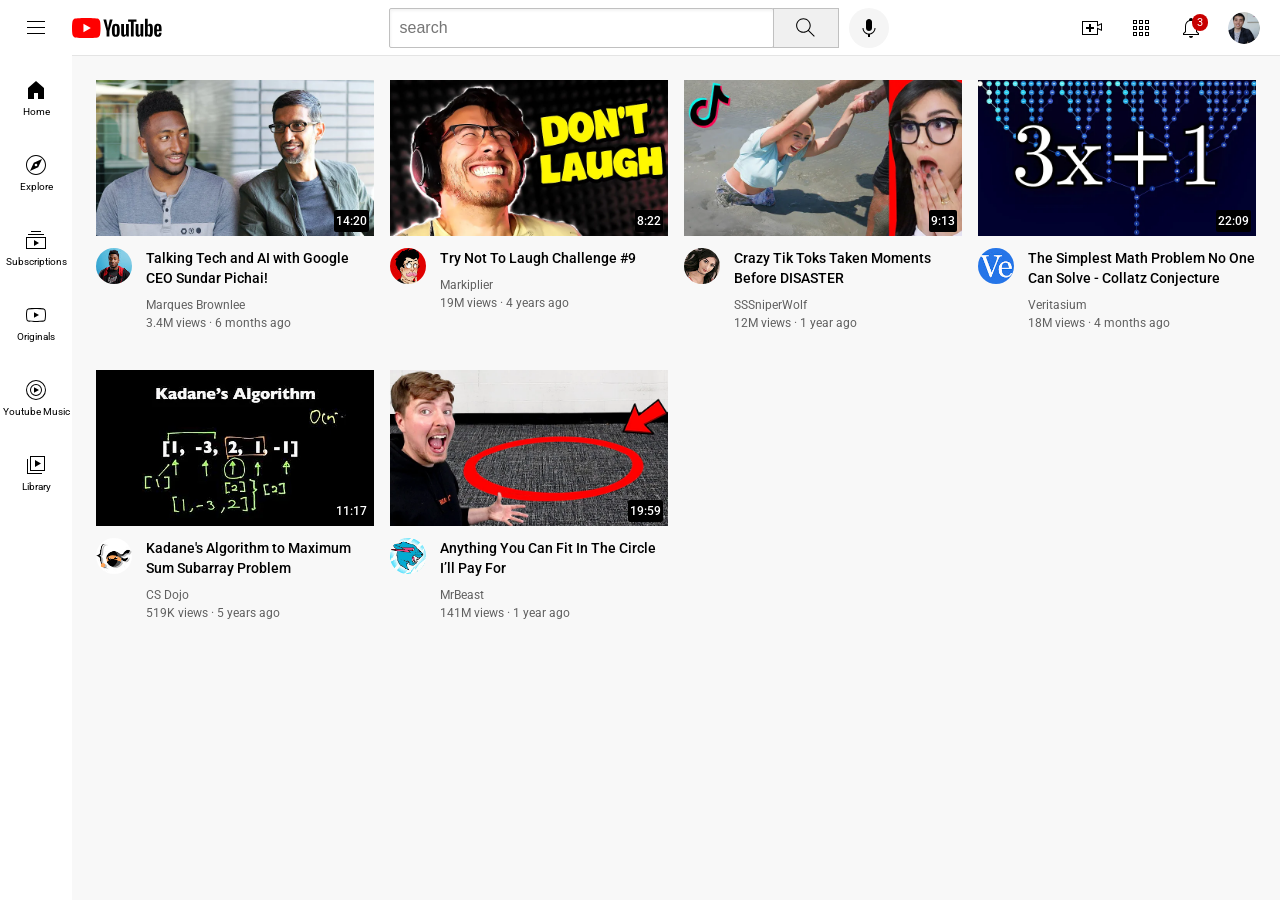
<file: youtubemock/index.html>
<!DOCTYPE html>

<head>
    <title>youtube.com clone</title>
    <link rel="preconnect" href="https://fonts.googleapis.com">
    <link rel="preconnect" href="https://fonts.gstatic.com" crossorigin>
    <link href="https://fonts.googleapis.com/css2?family=Roboto:ital,wght@0,100..900;1,100..900&display=swap" rel="stylesheet">
    
    <link rel="stylesheet" href="styles/general.css">
    <link rel="stylesheet" href="styles/header.css">
    <link rel="stylesheet" href="styles/video.css">
    <link rel="stylesheet" href="styles/sidebar.css">
</head>
<body>
    <!-- semantic element
    <header></header>
    <nav></nav>
    <main></main>
    
    works same as <div></div>, only it is made for the robot or have meaning to screen reader
    -->
    <header class="header">
        <div class="left-section">
            <img class="hamburger-menu" src="icons/hamburger-menu.svg" alt="">
            <img class="youtube-logo" src="icons/youtube-logo.svg" alt="">
        </div>
        <div class="middle-section">
            <input class="search-bar" type="text" placeholder="search">
            <button class="search-button">
                <img class="search-icon" src="icons/search.svg" alt="">
                    <div class="tooltip">Search</div>
            </button>
            <button class="voice-search-button">
                <img class="voice-search-icon" src="icons/voice-search-icon.svg" alt="">
                <div class="tooltip">Search with your voice</div>
            </button>
        </div>
        <div class="right-section">
            <div class="upload-icon-container">
                <img class="upload-icon" src="icons/upload.svg" alt="">
                <div class="tooltip">Create</div>
            </div>
            <div class="youtube-apps-icon-container">
                <img class="youtube-apps-icon" src="icons/youtube-apps.svg" alt="">
                <div class="tooltip">YouTube Apps</div>
            </div>
            
            <div class="notifications-icon-container">
                <img class="notifications-icon" src="icons/notifications.svg" alt="">
                <div class="notifications-count">3</div>
                <div class="tooltip">Notifications</div>
            </div>

            <img class="current-user-picture" src="channel-pictures/my-channel.jpeg" alt="">
        </div>
        
    </header>

    <nav class="sidebar">
        <div class="sidebar-link">
            <img src="icons/home.svg" alt="">
            <div>Home</div>
        </div>
        <div class="sidebar-link">
            <img src="icons/explore.svg" alt="">
            <div>Explore</div>
        </div>
        <div class="sidebar-link">
            <img src="icons/subscriptions.svg" alt="">
            <div>Subscriptions</div>
        </div>
        <div class="sidebar-link">
            <img src="icons/originals.svg" alt="">
            <div>Originals</div>
        </div>
        <div class="sidebar-link">
            <img src="icons/youtube-music.svg" alt="">
            <div>Youtube Music</div>
        </div>
        <div class="sidebar-link">
            <img src="icons/library.svg" alt="">
            <div>Library</div>
        </div>
    </nav>
     
    <main>
        <section class="video-grid">
        <div class="video-preview">
            <!-- vertical-layout -->
            <div class="thumbnail-row">
                <a href="https://www.youtube.com/watch?v=n2RNcPRtAiY">
                    <img class="thumbnail" src="thumbnails/thumbnail-1.webp" alt="">
                </a>
            <div class="video-time">14:20</div>
            </div>               
            <div class="video-info-grid">
                <!-- horizontal-layout -->
                <div class="channel-picture">
                    <img class="profile-picture" src="channel-pictures/channel-1.jpeg" alt="">
                </div>
                <div class="video-info">
                    <p class="video-title">
                        <a class="video-link" href="https://www.youtube.com/watch?v=n2RNcPRtAiY">
                            Talking Tech and AI with Google CEO Sundar Pichai!
                        </a>
                    </p>
                    <p class="video-author">Marques Brownlee</p>
                    <p class="video-stats">3.4M views &#183; 6 months ago</p>
                </div> 
                <!-- /horizontal-layout -->
            </div>
            <!-- /vertical-layout -->
        </div>

        <div class="video-preview">

            <div class="thumbnail-row">
                <img class="thumbnail" src="thumbnails/thumbnail-2.webp" alt="">
                <div class="video-time">8:22</div>
            </div>

            <div class="video-info-grid">
                <div class="channel-picture">
                    <img class="profile-picture" src="channel-pictures/channel-2.jpeg" alt="">
                </div>
                <div class="video-info">
                    <p class="video-title">
                        <a class="video-link" href="https://www.youtube.com/watch?v=mP0RAo9SKZk">Try Not To Laugh Challenge #9</a>
                    </p>
                    <p class="video-author">Markiplier</p>
                    <p class="video-stats">19M views &#183; 4 years ago</p>
                </div>  
            </div>
        </div>

        <div class="video-preview">
            <div class="thumbnail-row">
                <img class="thumbnail" src="thumbnails/thumbnail-3.webp" alt="">
                <div class="video-time">9:13</div>
            </div>
            <div class="video-info-grid">
                <div class="channel-picture">
                    <img class="profile-picture" src="channel-pictures/channel-3.jpeg" alt="">
                </div>
                <div class="video-info">
                    <p class="video-title">Crazy Tik Toks Taken Moments Before DISASTER</p>
                    <p class="video-author">SSSniperWolf</p>
                    <p class="video-stats">12M views &#183; 1 year ago</p>
                </div> 
            </div>
        </div>

        <div class="video-preview">

            <div class="thumbnail-row">
                <img class="thumbnail" src="thumbnails/thumbnail-4.webp" alt="">
                <div class="video-time">22:09</div>
            </div>

            <div class="video-info-grid">
                <div class="channel-picture">
                    <img class="profile-picture" src="channel-pictures/channel-4.jpeg" alt="">
                </div>
                <div class="video-info">
                    <p class="video-title">The Simplest Math Problem No One Can Solve - Collatz Conjecture</p>
                    <p class="video-author">Veritasium</p>
                    <p class="video-stats">18M views &#183; 4 months ago</p>
                </div>  
            </div>
        </div>

        <div class="video-preview">
            <!-- vertical-layout -->
            <div class="thumbnail-row">
                <img class="thumbnail" src="thumbnails/thumbnail-5.webp" alt="">
                <div class="video-time">11:17</div>
            </div>
            <div class="video-info-grid">
                <!-- horizontal-layout -->
                <div class="channel-picture">
                    <img class="profile-picture" src="channel-pictures/channel-5.jpeg" alt="">
                </div>
                <div class="video-info">
                    <p class="video-title">Kadane's Algorithm to Maximum Sum Subarray Problem</p>
                    <p class="video-author">CS Dojo</p>
                    <p class="video-stats">519K views &#183; 5 years ago</p>
                </div> 
                <!-- /horizontal-layout -->
            </div>
            <!-- /vertical-layout -->
        </div>

        <div class="video-preview">

            <div class="thumbnail-row">
                <img class="thumbnail" src="thumbnails/thumbnail-6.webp" alt="">
                <div class="video-time">19:59</div>
            </div>

            <div class="video-info-grid">
                <div class="channel-picture">
                    <img class="profile-picture" src="channel-pictures/channel-6.jpeg" alt="">
                </div>
                <div class="video-info">
                    <p class="video-title">Anything You Can Fit In The Circle I’ll Pay For</p>
                    <p class="video-author">MrBeast</p>
                    <p class="video-stats">141M views &#183; 1 year ago</p>
                </div>  
            </div>
        </div>
    </section>
    </main>

</body>
</html>
</file>
<file: _next/static/css/78b9b046d50197b4.css>
@font-face{font-family:__Inter_f367f3;font-style:normal;font-weight:100 900;font-display:swap;src:url(/_next/static/media/ba9851c3c22cd980-s.woff2) format("woff2");unicode-range:u+0460-052f,u+1c80-1c8a,u+20b4,u+2de0-2dff,u+a640-a69f,u+fe2e-fe2f}@font-face{font-family:__Inter_f367f3;font-style:normal;font-weight:100 900;font-display:swap;src:url(/_next/static/media/21350d82a1f187e9-s.woff2) format("woff2");unicode-range:u+0301,u+0400-045f,u+0490-0491,u+04b0-04b1,u+2116}@font-face{font-family:__Inter_f367f3;font-style:normal;font-weight:100 900;font-display:swap;src:url(/_next/static/media/c5fe6dc8356a8c31-s.woff2) format("woff2");unicode-range:u+1f??}@font-face{font-family:__Inter_f367f3;font-style:normal;font-weight:100 900;font-display:swap;src:url(/_next/static/media/19cfc7226ec3afaa-s.woff2) format("woff2");unicode-range:u+0370-0377,u+037a-037f,u+0384-038a,u+038c,u+038e-03a1,u+03a3-03ff}@font-face{font-family:__Inter_f367f3;font-style:normal;font-weight:100 900;font-display:swap;src:url(/_next/static/media/df0a9ae256c0569c-s.woff2) format("woff2");unicode-range:u+0102-0103,u+0110-0111,u+0128-0129,u+0168-0169,u+01a0-01a1,u+01af-01b0,u+0300-0301,u+0303-0304,u+0308-0309,u+0323,u+0329,u+1ea0-1ef9,u+20ab}@font-face{font-family:__Inter_f367f3;font-style:normal;font-weight:100 900;font-display:swap;src:url(/_next/static/media/8e9860b6e62d6359-s.woff2) format("woff2");unicode-range:u+0100-02ba,u+02bd-02c5,u+02c7-02cc,u+02ce-02d7,u+02dd-02ff,u+0304,u+0308,u+0329,u+1d00-1dbf,u+1e00-1e9f,u+1ef2-1eff,u+2020,u+20a0-20ab,u+20ad-20c0,u+2113,u+2c60-2c7f,u+a720-a7ff}@font-face{font-family:__Inter_f367f3;font-style:normal;font-weight:100 900;font-display:swap;src:url(/_next/static/media/e4af272ccee01ff0-s.p.woff2) format("woff2");unicode-range:u+00??,u+0131,u+0152-0153,u+02bb-02bc,u+02c6,u+02da,u+02dc,u+0304,u+0308,u+0329,u+2000-206f,u+20ac,u+2122,u+2191,u+2193,u+2212,u+2215,u+feff,u+fffd}@font-face{font-family:__Inter_Fallback_f367f3;src:local("Arial");ascent-override:90.49%;descent-override:22.56%;line-gap-override:0.00%;size-adjust:107.06%}.__className_f367f3{font-family:__Inter_f367f3,__Inter_Fallback_f367f3;font-style:normal}.__variable_f367f3{--font-sans:"__Inter_f367f3","__Inter_Fallback_f367f3"}@font-face{font-family:__Calistoga_a437ee;font-style:normal;font-weight:400;font-display:swap;src:url(/_next/static/media/e545d2cdcef4c114-s.woff2) format("woff2");unicode-range:u+0102-0103,u+0110-0111,u+0128-0129,u+0168-0169,u+01a0-01a1,u+01af-01b0,u+0300-0301,u+0303-0304,u+0308-0309,u+0323,u+0329,u+1ea0-1ef9,u+20ab}@font-face{font-family:__Calistoga_a437ee;font-style:normal;font-weight:400;font-display:swap;src:url(/_next/static/media/1d977140bc781f40-s.woff2) format("woff2");unicode-range:u+0100-02ba,u+02bd-02c5,u+02c7-02cc,u+02ce-02d7,u+02dd-02ff,u+0304,u+0308,u+0329,u+1d00-1dbf,u+1e00-1e9f,u+1ef2-1eff,u+2020,u+20a0-20ab,u+20ad-20c0,u+2113,u+2c60-2c7f,u+a720-a7ff}@font-face{font-family:__Calistoga_a437ee;font-style:normal;font-weight:400;font-display:swap;src:url(/_next/static/media/097a874ebc292602-s.p.woff2) format("woff2");unicode-range:u+00??,u+0131,u+0152-0153,u+02bb-02bc,u+02c6,u+02da,u+02dc,u+0304,u+0308,u+0329,u+2000-206f,u+20ac,u+2122,u+2191,u+2193,u+2212,u+2215,u+feff,u+fffd}@font-face{font-family:__Calistoga_Fallback_a437ee;src:local("Arial");ascent-override:97.98%;descent-override:29.39%;line-gap-override:0.00%;size-adjust:102.06%}.__className_a437ee{font-family:__Calistoga_a437ee,__Calistoga_Fallback_a437ee;font-weight:400;font-style:normal}.__variable_a437ee{--font-serif:"__Calistoga_a437ee","__Calistoga_Fallback_a437ee"}

/*
! tailwindcss v3.4.7 | MIT License | https://tailwindcss.com
*/*,:after,:before{box-sizing:border-box;border:0 solid #e5e7eb}:after,:before{--tw-content:""}:host,html{line-height:1.5;-webkit-text-size-adjust:100%;-moz-tab-size:4;-o-tab-size:4;tab-size:4;font-family:var(--font-sans);font-feature-settings:normal;font-variation-settings:normal;-webkit-tap-highlight-color:transparent}body{margin:0;line-height:inherit}hr{height:0;color:inherit;border-top-width:1px}abbr:where([title]){-webkit-text-decoration:underline dotted;text-decoration:underline dotted}h1,h2,h3,h4,h5,h6{font-size:inherit;font-weight:inherit}a{color:inherit;text-decoration:inherit}b,strong{font-weight:bolder}code,kbd,pre,samp{font-family:ui-monospace,SFMono-Regular,Menlo,Monaco,Consolas,Liberation Mono,Courier New,monospace;font-feature-settings:normal;font-variation-settings:normal;font-size:1em}small{font-size:80%}sub,sup{font-size:75%;line-height:0;position:relative;vertical-align:baseline}sub{bottom:-.25em}sup{top:-.5em}table{text-indent:0;border-color:inherit;border-collapse:collapse}button,input,optgroup,select,textarea{font-family:inherit;font-feature-settings:inherit;font-variation-settings:inherit;font-size:100%;font-weight:inherit;line-height:inherit;letter-spacing:inherit;color:inherit;margin:0;padding:0}button,select{text-transform:none}button,input:where([type=button]),input:where([type=reset]),input:where([type=submit]){-webkit-appearance:button;background-color:transparent;background-image:none}:-moz-focusring{outline:auto}:-moz-ui-invalid{box-shadow:none}progress{vertical-align:baseline}::-webkit-inner-spin-button,::-webkit-outer-spin-button{height:auto}[type=search]{-webkit-appearance:textfield;outline-offset:-2px}::-webkit-search-decoration{-webkit-appearance:none}::-webkit-file-upload-button{-webkit-appearance:button;font:inherit}summary{display:list-item}blockquote,dd,dl,figure,h1,h2,h3,h4,h5,h6,hr,p,pre{margin:0}fieldset{margin:0}fieldset,legend{padding:0}menu,ol,ul{list-style:none;margin:0;padding:0}dialog{padding:0}textarea{resize:vertical}input::-moz-placeholder,textarea::-moz-placeholder{opacity:1;color:#9ca3af}input::placeholder,textarea::placeholder{opacity:1;color:#9ca3af}[role=button],button{cursor:pointer}:disabled{cursor:default}audio,canvas,embed,iframe,img,object,svg,video{display:block;vertical-align:middle}img,video{max-width:100%;height:auto}[hidden]{display:none}.nav-item{border-radius:9999px;padding:.375rem 1rem;font-size:.875rem;line-height:1.25rem;font-weight:600;color:hsla(0,0%,100%,.7);transition-property:color,background-color,border-color,text-decoration-color,fill,stroke,opacity,box-shadow,transform,filter,-webkit-backdrop-filter;transition-property:color,background-color,border-color,text-decoration-color,fill,stroke,opacity,box-shadow,transform,filter,backdrop-filter;transition-property:color,background-color,border-color,text-decoration-color,fill,stroke,opacity,box-shadow,transform,filter,backdrop-filter,-webkit-backdrop-filter;transition-timing-function:cubic-bezier(.4,0,.2,1);transition-duration:.3s}.nav-item:hover{background-color:hsla(0,0%,100%,.1);--tw-text-opacity:1;color:rgb(255 255 255/var(--tw-text-opacity))}.hero-ring{position:absolute;inset:0;top:50%;left:50%;--tw-translate-x:-50%;--tw-translate-y:-50%;transform:translate(var(--tw-translate-x),var(--tw-translate-y)) rotate(var(--tw-rotate)) skewX(var(--tw-skew-x)) skewY(var(--tw-skew-y)) scaleX(var(--tw-scale-x)) scaleY(var(--tw-scale-y));border-radius:9999px;border-width:2px;border-color:rgba(110,231,183,.05);--tw-shadow:0 0 80px inset;--tw-shadow-colored:inset 0 0 80px var(--tw-shadow-color);box-shadow:var(--tw-ring-offset-shadow,0 0 #0000),var(--tw-ring-shadow,0 0 #0000),var(--tw-shadow);--tw-shadow-color:rgba(110,231,183,.05);--tw-shadow:var(--tw-shadow-colored)}*,:after,:before{--tw-border-spacing-x:0;--tw-border-spacing-y:0;--tw-translate-x:0;--tw-translate-y:0;--tw-rotate:0;--tw-skew-x:0;--tw-skew-y:0;--tw-scale-x:1;--tw-scale-y:1;--tw-pan-x: ;--tw-pan-y: ;--tw-pinch-zoom: ;--tw-scroll-snap-strictness:proximity;--tw-gradient-from-position: ;--tw-gradient-via-position: ;--tw-gradient-to-position: ;--tw-ordinal: ;--tw-slashed-zero: ;--tw-numeric-figure: ;--tw-numeric-spacing: ;--tw-numeric-fraction: ;--tw-ring-inset: ;--tw-ring-offset-width:0px;--tw-ring-offset-color:#fff;--tw-ring-color:rgba(59,130,246,.5);--tw-ring-offset-shadow:0 0 #0000;--tw-ring-shadow:0 0 #0000;--tw-shadow:0 0 #0000;--tw-shadow-colored:0 0 #0000;--tw-blur: ;--tw-brightness: ;--tw-contrast: ;--tw-grayscale: ;--tw-hue-rotate: ;--tw-invert: ;--tw-saturate: ;--tw-sepia: ;--tw-drop-shadow: ;--tw-backdrop-blur: ;--tw-backdrop-brightness: ;--tw-backdrop-contrast: ;--tw-backdrop-grayscale: ;--tw-backdrop-hue-rotate: ;--tw-backdrop-invert: ;--tw-backdrop-opacity: ;--tw-backdrop-saturate: ;--tw-backdrop-sepia: ;--tw-contain-size: ;--tw-contain-layout: ;--tw-contain-paint: ;--tw-contain-style: }::backdrop{--tw-border-spacing-x:0;--tw-border-spacing-y:0;--tw-translate-x:0;--tw-translate-y:0;--tw-rotate:0;--tw-skew-x:0;--tw-skew-y:0;--tw-scale-x:1;--tw-scale-y:1;--tw-pan-x: ;--tw-pan-y: ;--tw-pinch-zoom: ;--tw-scroll-snap-strictness:proximity;--tw-gradient-from-position: ;--tw-gradient-via-position: ;--tw-gradient-to-position: ;--tw-ordinal: ;--tw-slashed-zero: ;--tw-numeric-figure: ;--tw-numeric-spacing: ;--tw-numeric-fraction: ;--tw-ring-inset: ;--tw-ring-offset-width:0px;--tw-ring-offset-color:#fff;--tw-ring-color:rgba(59,130,246,.5);--tw-ring-offset-shadow:0 0 #0000;--tw-ring-shadow:0 0 #0000;--tw-shadow:0 0 #0000;--tw-shadow-colored:0 0 #0000;--tw-blur: ;--tw-brightness: ;--tw-contrast: ;--tw-grayscale: ;--tw-hue-rotate: ;--tw-invert: ;--tw-saturate: ;--tw-sepia: ;--tw-drop-shadow: ;--tw-backdrop-blur: ;--tw-backdrop-brightness: ;--tw-backdrop-contrast: ;--tw-backdrop-grayscale: ;--tw-backdrop-hue-rotate: ;--tw-backdrop-invert: ;--tw-backdrop-opacity: ;--tw-backdrop-saturate: ;--tw-backdrop-sepia: ;--tw-contain-size: ;--tw-contain-layout: ;--tw-contain-paint: ;--tw-contain-style: }.container{width:100%;margin-right:auto;margin-left:auto;padding-right:1rem;padding-left:1rem}@media (min-width:375px){.container{max-width:375px}}@media (min-width:768px){.container{max-width:768px;padding-right:2rem;padding-left:2rem}}@media (min-width:1200px){.container{max-width:1200px}}.fixed{position:fixed}.absolute{position:absolute}.relative{position:relative}.sticky{position:sticky}.inset-0{inset:0}.bottom-0{bottom:0}.left-1\/2{left:50%}.top-1\/2{top:50%}.top-3{top:.75rem}.-z-10{z-index:-10}.-z-20{z-index:-20}.-z-30{z-index:-30}.z-0{z-index:0}.z-10{z-index:10}.z-50{z-index:50}.-mx-1{margin-left:-.25rem;margin-right:-.25rem}.-my-4{margin-top:-1rem;margin-bottom:-1rem}.mx-auto{margin-left:auto;margin-right:auto}.-mb-4{margin-bottom:-1rem}.mt-10{margin-top:2.5rem}.mt-12{margin-top:3rem}.mt-2{margin-top:.5rem}.mt-20{margin-top:5rem}.mt-4{margin-top:1rem}.mt-6{margin-top:1.5rem}.mt-8{margin-top:2rem}.flex{display:flex}.inline-flex{display:inline-flex}.grid{display:grid}.size-0{width:0;height:0}.size-10{width:2.5rem;height:2.5rem}.size-12{width:3rem;height:3rem}.size-14{width:3.5rem;height:3.5rem}.size-2{width:.5rem;height:.5rem}.size-2\.5{width:.625rem;height:.625rem}.size-20{width:5rem;height:5rem}.size-28{width:7rem;height:7rem}.size-3{width:.75rem;height:.75rem}.size-4{width:1rem;height:1rem}.size-5{width:1.25rem;height:1.25rem}.size-6{width:1.5rem;height:1.5rem}.size-8{width:2rem;height:2rem}.size-9{width:2.25rem;height:2.25rem}.size-\[100px\]{width:100px;height:100px}.size-\[1020px\]{width:1020px;height:1020px}.size-\[1220px\]{width:1220px;height:1220px}.size-\[620px\]{width:620px;height:620px}.size-\[820px\]{width:820px;height:820px}.h-12{height:3rem}.h-\[320px\]{height:320px}.h-\[400px\]{height:400px}.h-full{height:100%}.max-h-full{max-height:100%}.w-4{width:1rem}.w-40{width:10rem}.w-60{width:15rem}.w-\[1600px\]{width:1600px}.w-full{width:100%}.w-max{width:-moz-max-content;width:max-content}.max-w-lg{max-width:32rem}.max-w-md{max-width:28rem}.max-w-xs{max-width:20rem}.flex-1{flex:1 1 0%}.flex-none{flex:none}.flex-shrink-0{flex-shrink:0}.-translate-x-1\/2{--tw-translate-x:-50%}.-translate-x-1\/2,.-translate-y-1\/2{transform:translate(var(--tw-translate-x),var(--tw-translate-y)) rotate(var(--tw-rotate)) skewX(var(--tw-skew-x)) skewY(var(--tw-skew-y)) scaleX(var(--tw-scale-x)) scaleY(var(--tw-scale-y))}.-translate-y-1\/2{--tw-translate-y:-50%}.-rotate-12{--tw-rotate:-12deg}.-rotate-12,.-rotate-3{transform:translate(var(--tw-translate-x),var(--tw-translate-y)) rotate(var(--tw-rotate)) skewX(var(--tw-skew-x)) skewY(var(--tw-skew-y)) scaleX(var(--tw-scale-x)) scaleY(var(--tw-scale-y))}.-rotate-3{--tw-rotate:-3deg}.transform{transform:translate(var(--tw-translate-x),var(--tw-translate-y)) rotate(var(--tw-rotate)) skewX(var(--tw-skew-x)) skewY(var(--tw-skew-y)) scaleX(var(--tw-scale-x)) scaleY(var(--tw-scale-y))}@keyframes fadeUp{0%{opacity:0;transform:translateY(20px)}to{opacity:1;transform:translateY(0)}}.animate-fade-up{animation:fadeUp .7s ease-out forwards}@keyframes move-left{0%{transform:translateX(0)}to{transform:translateX(-50%)}}.animate-move-left{animation:move-left 1s linear infinite}@keyframes move-right{0%{transform:translateX(-50%)}to{transform:translateX(0)}}.animate-move-right{animation:move-right 1s linear infinite}@keyframes ping{75%,to{transform:scale(2);opacity:0}}.animate-ping{animation:ping 1s cubic-bezier(0,0,.2,1) infinite}@keyframes ping-large{75%,to{transform:scale(3);opacity:0}}.animate-ping-large{animation:ping-large 1s ease-in-out infinite}@keyframes spin{to{transform:rotate(1turn)}}.animate-spin{animation:spin 1s linear infinite}.cursor-pointer{cursor:pointer}.grid-cols-1{grid-template-columns:repeat(1,minmax(0,1fr))}.flex-col{flex-direction:column}.items-start{align-items:flex-start}.items-center{align-items:center}.justify-start{justify-content:flex-start}.justify-center{justify-content:center}.gap-1{gap:.25rem}.gap-1\.5{gap:.375rem}.gap-2{gap:.5rem}.gap-20{gap:5rem}.gap-4{gap:1rem}.gap-6{gap:1.5rem}.gap-8{gap:2rem}.space-y-4>:not([hidden])~:not([hidden]){--tw-space-y-reverse:0;margin-top:calc(1rem * calc(1 - var(--tw-space-y-reverse)));margin-bottom:calc(1rem * var(--tw-space-y-reverse))}.overflow-hidden{overflow:hidden}.overflow-x-clip{overflow-x:clip}.rounded{border-radius:.25rem}.rounded-2xl{border-radius:1rem}.rounded-3xl{border-radius:1.5rem}.rounded-full{border-radius:9999px}.rounded-lg{border-radius:.5rem}.rounded-xl{border-radius:.75rem}.border{border-width:1px}.border-t{border-top-width:1px}.border-t-2{border-top-width:2px}.border-gray-800{--tw-border-opacity:1;border-color:rgb(31 41 55/var(--tw-border-opacity))}.border-gray-900{--tw-border-opacity:1;border-color:rgb(17 24 39/var(--tw-border-opacity))}.border-white{--tw-border-opacity:1;border-color:rgb(255 255 255/var(--tw-border-opacity))}.border-white\/15{border-color:hsla(0,0%,100%,.15)}.border-white\/5{border-color:hsla(0,0%,100%,.05)}.bg-black{--tw-bg-opacity:1;background-color:rgb(0 0 0/var(--tw-bg-opacity))}.bg-black\/50{background-color:rgba(0,0,0,.5)}.bg-emerald-300\/30{background-color:rgba(110,231,183,.3)}.bg-fuchsia-300\/20{background-color:rgba(240,171,252,.2)}.bg-gray-700{--tw-bg-opacity:1;background-color:rgb(55 65 81/var(--tw-bg-opacity))}.bg-gray-800{--tw-bg-opacity:1;background-color:rgb(31 41 55/var(--tw-bg-opacity))}.bg-gray-900{--tw-bg-opacity:1;background-color:rgb(17 24 39/var(--tw-bg-opacity))}.bg-gray-950{--tw-bg-opacity:1;background-color:rgb(3 7 18/var(--tw-bg-opacity))}.bg-green-500{--tw-bg-opacity:1;background-color:rgb(34 197 94/var(--tw-bg-opacity))}.bg-white{--tw-bg-opacity:1;background-color:rgb(255 255 255/var(--tw-bg-opacity))}.bg-white\/10{background-color:hsla(0,0%,100%,.1)}.bg-gradient-to-r{background-image:linear-gradient(to right,var(--tw-gradient-stops))}.from-fuchsia-300{--tw-gradient-from:#f0abfc var(--tw-gradient-from-position);--tw-gradient-to:rgba(240,171,252,0) var(--tw-gradient-to-position);--tw-gradient-stops:var(--tw-gradient-from),var(--tw-gradient-to)}.to-sky-400{--tw-gradient-to:#38bdf8 var(--tw-gradient-to-position)}.bg-clip-text{-webkit-background-clip:text;background-clip:text}.fill-\[url\(\#tech-icon-gradient\)\]{fill:url(#tech-icon-gradient)}.object-cover{-o-object-fit:cover;object-fit:cover}.object-left-top{-o-object-position:left top;object-position:left top}.p-0{padding:0}.p-0\.5{padding:.125rem}.p-2{padding:.5rem}.p-6{padding:1.5rem}.px-10{padding-left:2.5rem;padding-right:2.5rem}.px-3{padding-left:.75rem;padding-right:.75rem}.px-4{padding-left:1rem;padding-right:1rem}.px-6{padding-left:1.5rem;padding-right:1.5rem}.px-8{padding-left:2rem;padding-right:2rem}.py-0\.5{padding-top:.125rem;padding-bottom:.125rem}.py-1\.5{padding-top:.375rem;padding-bottom:.375rem}.py-16{padding-top:4rem;padding-bottom:4rem}.py-2{padding-top:.5rem;padding-bottom:.5rem}.py-20{padding-top:5rem;padding-bottom:5rem}.py-3{padding-top:.75rem;padding-bottom:.75rem}.py-32{padding-top:8rem;padding-bottom:8rem}.py-4{padding-top:1rem;padding-bottom:1rem}.py-6{padding-top:1.5rem;padding-bottom:1.5rem}.py-8{padding-top:2rem;padding-bottom:2rem}.pb-0{padding-bottom:0}.pb-16{padding-bottom:4rem}.pr-4{padding-right:1rem}.pr-6{padding-right:1.5rem}.pr-8{padding-right:2rem}.pt-12{padding-top:3rem}.pt-8{padding-top:2rem}.text-center{text-align:center}.font-sans{font-family:var(--font-sans)}.font-serif{font-family:var(--font-serif)}.text-2xl{font-size:1.5rem;line-height:2rem}.text-3xl{font-size:1.875rem;line-height:2.25rem}.text-sm{font-size:.875rem;line-height:1.25rem}.font-bold{font-weight:700}.font-extrabold{font-weight:800}.font-medium{font-weight:500}.font-semibold{font-weight:600}.uppercase{text-transform:uppercase}.tracking-normal{letter-spacing:0}.tracking-wide{letter-spacing:.025em}.tracking-widest{letter-spacing:.1em}.text-emerald-300{--tw-text-opacity:1;color:rgb(110 231 183/var(--tw-text-opacity))}.text-fuchsia-300{--tw-text-opacity:1;color:rgb(240 171 252/var(--tw-text-opacity))}.text-fuchsia-300\/20{color:rgba(240,171,252,.2)}.text-gray-500{--tw-text-opacity:1;color:rgb(107 114 128/var(--tw-text-opacity))}.text-gray-900{--tw-text-opacity:1;color:rgb(17 24 39/var(--tw-text-opacity))}.text-gray-950{--tw-text-opacity:1;color:rgb(3 7 18/var(--tw-text-opacity))}.text-green-600{--tw-text-opacity:1;color:rgb(22 163 74/var(--tw-text-opacity))}.text-transparent{color:transparent}.text-white{--tw-text-opacity:1;color:rgb(255 255 255/var(--tw-text-opacity))}.text-white\/40{color:hsla(0,0%,100%,.4)}.text-white\/50{color:hsla(0,0%,100%,.5)}.text-white\/60{color:hsla(0,0%,100%,.6)}.antialiased{-webkit-font-smoothing:antialiased;-moz-osx-font-smoothing:grayscale}.opacity-0{opacity:0}.opacity-5{opacity:.05}.outline{outline-style:solid}.outline-2{outline-width:2px}.outline-white\/10{outline-color:hsla(0,0%,100%,.1)}.ring{--tw-ring-offset-shadow:var(--tw-ring-inset) 0 0 0 var(--tw-ring-offset-width) var(--tw-ring-offset-color);--tw-ring-shadow:var(--tw-ring-inset) 0 0 0 calc(3px + var(--tw-ring-offset-width)) var(--tw-ring-color);box-shadow:var(--tw-ring-offset-shadow),var(--tw-ring-shadow),var(--tw-shadow,0 0 #0000)}.backdrop-blur{--tw-backdrop-blur:blur(8px);-webkit-backdrop-filter:var(--tw-backdrop-blur) var(--tw-backdrop-brightness) var(--tw-backdrop-contrast) var(--tw-backdrop-grayscale) var(--tw-backdrop-hue-rotate) var(--tw-backdrop-invert) var(--tw-backdrop-opacity) var(--tw-backdrop-saturate) var(--tw-backdrop-sepia);backdrop-filter:var(--tw-backdrop-blur) var(--tw-backdrop-brightness) var(--tw-backdrop-contrast) var(--tw-backdrop-grayscale) var(--tw-backdrop-hue-rotate) var(--tw-backdrop-invert) var(--tw-backdrop-opacity) var(--tw-backdrop-saturate) var(--tw-backdrop-sepia)}.transition{transition-property:color,background-color,border-color,text-decoration-color,fill,stroke,opacity,box-shadow,transform,filter,-webkit-backdrop-filter;transition-property:color,background-color,border-color,text-decoration-color,fill,stroke,opacity,box-shadow,transform,filter,backdrop-filter;transition-property:color,background-color,border-color,text-decoration-color,fill,stroke,opacity,box-shadow,transform,filter,backdrop-filter,-webkit-backdrop-filter;transition-timing-function:cubic-bezier(.4,0,.2,1);transition-duration:.15s}.transition-all{transition-property:all;transition-timing-function:cubic-bezier(.4,0,.2,1);transition-duration:.15s}.transition-opacity{transition-property:opacity;transition-timing-function:cubic-bezier(.4,0,.2,1);transition-duration:.15s}.duration-300{transition-duration:.3s}@media (min-width:1200px){.container{max-width:64rem}}.\[animation-duration\:15s\]{animation-duration:15s}.\[animation-duration\:2s\]{animation-duration:2s}.\[animation-duration\:30s\]{animation-duration:30s}.\[animation-duration\:90s\]{animation-duration:90s}.\[mask-image\:linear-gradient\(to_bottom\2c transparent\2c black_10\%\2c black_70\%\2c transparent\)\]{-webkit-mask-image:linear-gradient(180deg,transparent,#000 10%,#000 70%,transparent);mask-image:linear-gradient(180deg,transparent,#000 10%,#000 70%,transparent)}.\[mask-image\:linear-gradient\(to_right\2c transparent\2c black_10\%\2c black_90\%\2c transparent\)\]{-webkit-mask-image:linear-gradient(90deg,transparent,#000 10%,#000 90%,transparent);mask-image:linear-gradient(90deg,transparent,#000 10%,#000 90%,transparent)}.\[mask-image\:radial-gradient\(50\%_50\%_at_bottom_center\2c black\2c transparent\)\]{-webkit-mask-image:radial-gradient(50% 50% at bottom center,#000,transparent);mask-image:radial-gradient(50% 50% at bottom center,#000,transparent)}.after\:pointer-events-none:after{content:var(--tw-content);pointer-events:none}.after\:absolute:after{content:var(--tw-content);position:absolute}.after\:inset-0:after{content:var(--tw-content);inset:0}.after\:z-10:after{content:var(--tw-content);z-index:10}.after\:rounded-3xl:after{content:var(--tw-content);border-radius:1.5rem}.after\:rounded-full:after{content:var(--tw-content);border-radius:9999px}.after\:outline:after{content:var(--tw-content);outline-style:solid}.after\:outline-2:after{content:var(--tw-content);outline-width:2px}.after\:-outline-offset-2:after{content:var(--tw-content);outline-offset:-2px}.after\:outline-gray-950\/30:after{content:var(--tw-content);outline-color:rgba(3,7,18,.3)}.after\:outline-white\/20:after{content:var(--tw-content);outline-color:hsla(0,0%,100%,.2)}.after\:content-\[\'\'\]:after{--tw-content:"";content:var(--tw-content)}.hover\:-rotate-3:hover{--tw-rotate:-3deg;transform:translate(var(--tw-translate-x),var(--tw-translate-y)) rotate(var(--tw-rotate)) skewX(var(--tw-skew-x)) skewY(var(--tw-skew-y)) scaleX(var(--tw-scale-x)) scaleY(var(--tw-scale-y))}.hover\:bg-white\/70:hover{background-color:hsla(0,0%,100%,.7)}.hover\:text-gray-900:hover{--tw-text-opacity:1;color:rgb(17 24 39/var(--tw-text-opacity))}.hover\:opacity-100:hover{opacity:1}.hover\:blur-sm:hover{--tw-blur:blur(4px);filter:var(--tw-blur) var(--tw-brightness) var(--tw-contrast) var(--tw-grayscale) var(--tw-hue-rotate) var(--tw-invert) var(--tw-saturate) var(--tw-sepia) var(--tw-drop-shadow)}.hover\:\[animation-play-state\:paused\]:hover{animation-play-state:paused}@media (min-width:768px){.md\:col-span-2{grid-column:span 2/span 2}.md\:col-span-3{grid-column:span 3/span 3}.md\:-mb-0{margin-bottom:0}.md\:mt-0{margin-top:0}.md\:mt-20{margin-top:5rem}.md\:mt-5{margin-top:1.25rem}.md\:mt-6{margin-top:1.5rem}.md\:size-6{width:1.5rem;height:1.5rem}.md\:h-\[350px\]{height:350px}.md\:w-72{width:18rem}.md\:w-auto{width:auto}.md\:max-w-md{max-width:28rem}.md\:grid-cols-5{grid-template-columns:repeat(5,minmax(0,1fr))}.md\:grid-cols-6{grid-template-columns:repeat(6,minmax(0,1fr))}.md\:flex-row{flex-direction:row}.md\:justify-between{justify-content:space-between}.md\:gap-16{gap:4rem}.md\:p-8{padding:2rem}.md\:px-10{padding-left:2.5rem;padding-right:2.5rem}.md\:py-48{padding-top:12rem;padding-bottom:12rem}.md\:py-8{padding-top:2rem;padding-bottom:2rem}.md\:pt-12{padding-top:3rem}.md\:text-left{text-align:left}.md\:text-3xl{font-size:1.875rem;line-height:2.25rem}.md\:text-4xl{font-size:2.25rem;line-height:2.5rem}.md\:text-5xl{font-size:3rem;line-height:1}.md\:text-base{font-size:1rem;line-height:1.5rem}.md\:text-lg{font-size:1.125rem;line-height:1.75rem}}@media (min-width:1200px){.lg\:absolute{position:absolute}.lg\:col-span-1{grid-column:span 1/span 1}.lg\:col-span-2{grid-column:span 2/span 2}.lg\:mt-0{margin-top:0}.lg\:mt-20{margin-top:5rem}.lg\:grid{display:grid}.lg\:h-full{height:100%}.lg\:w-96{width:24rem}.lg\:w-auto{width:auto}.lg\:max-w-none{max-width:none}.lg\:grid-cols-2{grid-template-columns:repeat(2,minmax(0,1fr))}.lg\:grid-cols-3{grid-template-columns:repeat(3,minmax(0,1fr))}.lg\:gap-16{gap:4rem}.lg\:px-20{padding-left:5rem;padding-right:5rem}.lg\:py-24{padding-top:6rem;padding-bottom:6rem}.lg\:py-28{padding-top:7rem;padding-bottom:7rem}.lg\:py-60{padding-top:15rem;padding-bottom:15rem}.lg\:pb-16{padding-bottom:4rem}.lg\:pt-16{padding-top:4rem}.lg\:pt-20{padding-top:5rem}.lg\:text-base{font-size:1rem;line-height:1.5rem}.lg\:text-xl{font-size:1.25rem;line-height:1.75rem}}
</file>
<file: youtubemock/styles/general.css>
p {
    font-family: Roboto, Arial;
    margin-top: 0;
    margin-bottom: 0;
}
body {
    font-family: Roboto, Arial;
    margin: 0;
    padding-top: 80px; /*because of header*/
    padding-left: 96px; /*because of sidebar*/
    padding-right: 24px;
    background-color: rgb(248, 248, 248);
}
</file>
<file: youtubemock/styles/header.css>
/* .header is a flexbox container */
.header {
    height: 55px;
    
    display: flex;
    flex-direction: row;
    justify-content: space-between;
    
    position: fixed;
    top: 0;
    left: 0;
    right: 0;
    z-index: 100;

    background-color: white;
    border-bottom-width: 1px;
    border-bottom-style: solid;
    border-bottom-color: rgb(228, 228, 228);
}

/* set specific width */
.left-section{
    display: flex;
    align-items: center;
}

.hamburger-menu{
    height: 24px;
    margin-left: 24px;
    margin-right: 24px;
}

.youtube-logo{
    height: 20px;
}

/* set flex: 1. because it will resize when the browser resizing */
/* max-width: 300px; = width can be <300px, but when grow to >300px, we limit it */
.middle-section{
    flex: 1;
    margin-left: 70px;
    margin-right: 35px;
    max-width: 500px;
    display: flex;
    align-items: center;
}

.search-bar{
    flex: 1;
    height: 36px;
    padding-left: 10px;
    font-size: 16px;
    /* border-width: 1px;
    border-style: solid;
    border-color: rgb(192, 192, 192); */
    border: 1px solid rgb(192, 192, 192);
    border-radius: 2px;
    box-shadow: inset 1px 2px 3px rgba(0, 0, 0, 0.05);
    width: 0;
}
/* box-shadow: inset 1px 2px 3px rgba(0, 0, 0, 0.05);
    inset = shadow inside, 1px = horizontal position, 2px = vertical position, 3px = blur
    rgba = 0,0,0,(transparency)
*/
/* width = 0; means remove default width and search box will shrink as much as possible */

.search-bar::placeholder{
    /* font-family: Roboto, Arial; */
    font-size: 16px;
}

.search-button{
    height: 40px;
    width: 66px;
    background-color: rgb(240, 240, 240 );
    border-width: 1px;
    border-style: solid;
    border-color: rgb(192, 192, 192);
    margin-left: -1px;
    margin-right: 10px;

}

.search-button,
.voice-search-button,
.upload-icon-container,
.youtube-apps-icon-container,
.notifications-icon-container {
    display: flex;
    justify-content: center;
    align-items: center;
    position: relative;
}

.search-button .tooltip,
.voice-search-button .tooltip,
.upload-icon-container .tooltip,
.youtube-apps-icon-container .tooltip,
.notifications-icon-container .tooltip{
    /* font-family: Roboto, Arial; */
    position: absolute;
    background: gray;
    color: white;
    padding: 4px 8px;
    border-radius: 2px;
    font-size: 12px;
    bottom: -30px;

    opacity: 0; /*to set the tooltip invisible, then when mouse hover, opacity become 1 */
    transition: opacity 0.15s; /* what to transition and set time */

    pointer-events: none;  /*when mouse hover over the tooltip, nothing is going to happen*/
    white-space: nowrap; /* prevent the text from wrapping around (eg: tooltip at voice search button)*/
}

.search-button:hover .tooltip,
.voice-search-button:hover .tooltip,
.upload-icon-container:hover .tooltip,
.youtube-apps-icon-container:hover .tooltip,
.notifications-icon-container:hover .tooltip{
    opacity: 1;
}

.search-icon{
    height: 25px;
    /* margin-top: 4px; */
}

.voice-search-button{
    height: 40px;
    width: 40px;
    border-radius: 20px; 
    border: none;
    background-color: rgb(245, 245, 245);
} 
/* trick: if set border-radius to half of the height, it will be round */

.voice-search-icon{
    height: 24px;
    /* margin-top: 4px; */
}

/* set specific width */
/* flex-shrink: 0; means no matter what happen, the flexbox won't shrink */
.right-section{
    width: 180px;
    margin-right: 20px;
    display: flex;
    align-items: center;
    justify-content: space-between;
    flex-shrink: 0;
}

.upload-icon{
    height: 24px;
}

.youtube-apps-icon{
    height: 24px;
}

.notifications-icon{
    height: 24px;
}

/* .notifications-icon-container{
    position: relative;
} */

.notifications-count{
    position: absolute;
    top: -2px;
    right: -5px;
    background-color: rgb(200, 0, 0);
    color: white;
    font-family: Roboto, Arial;
    font-size: 11px;
    padding: 2px 5px;
    border-radius: 10px;
}

.current-user-picture{
    height: 32px;
    border-radius: 16px;
}


/* flex-shrink: 0; = don't shrink
    width: 0; shrink
*/
</file>
<file: youtubemock/styles/video.css>
.thumbnail{
    width: 100%; /*if change only width, height also adjust*/
    /* display: block; */
}

.video-title{
    margin-top: 0;
    font-size: 14px;
    font-weight: 500;
    line-height: 20px;
    margin-bottom: 10px;
}

/* .video-preview{
    width: 300px;
    display: inline-block;
    vertical-align: top;
    margin-right: 15px;
} */

.video-info-grid{
    display: grid;
    grid-template-columns: 50px 1fr;
}

.profile-picture {
    width: 36px;
    border-radius: 50px;
}

.thumbnail-row{
    margin-bottom: 8px;
    position: relative;
}

.video-author, .video-stats{
    font-size: 12px;
    color: rgb(96, 96, 96);
}

.video-author{
    margin-bottom: 4px;
}

.video-grid{
    display: grid;
    grid-template-columns: 1fr 1fr 1fr;
    column-gap: 16px;
    row-gap: 40px;
}
/* inheritance works with text property */

/* less than or equal to 750px
from 0px to 750px */
@media (max-width: 750px){
    .video-grid{
        grid-template-columns: 1fr 1fr;
    }
}

@media (min-width: 751px) and (max-width: 999px){
    .video-grid{
        grid-template-columns: 1fr 1fr 1fr;
    }
}

/* 1000px and up */
@media (min-width: 1000px){
    .video-grid{
        grid-template-columns: 1fr 1fr 1fr 1fr;
    }
}

.video-time{
    
    font-size: 12px;
    font-weight: 500 ;
    padding: 4px 2px;
    border-radius: 2px; 
    background: black;
    color: white;
    position: absolute;
    bottom: 8px;
    right: 5px;
}

.video-link{
    text-decoration: none;
    color: black;
}
</file>
<file: youtubemock/styles/sidebar.css>
.sidebar{
    position: fixed;
    left: 0;
    bottom: 0;
    top: 55px; /* this top value depends on the height of the header (55px) */
    background-color: white;
    width: 72px;
    z-index: 200;
    padding-top: 5px;
}

.sidebar-link{
    height: 74px;
    margin-bottom: 1px;
    display: flex;
    justify-content: center;
    align-items: center;
    flex-direction: column;
    cursor: pointer;
}

.sidebar-link:hover{
    background-color: rgb(235, 235, 235);
}

.sidebar-link img{
    height: 24px;
    margin-bottom: 4px;
}

.sidebar-link div{
    /* font-family: Roboto, Arial; */
    font-size: 10px;
}
</file>
